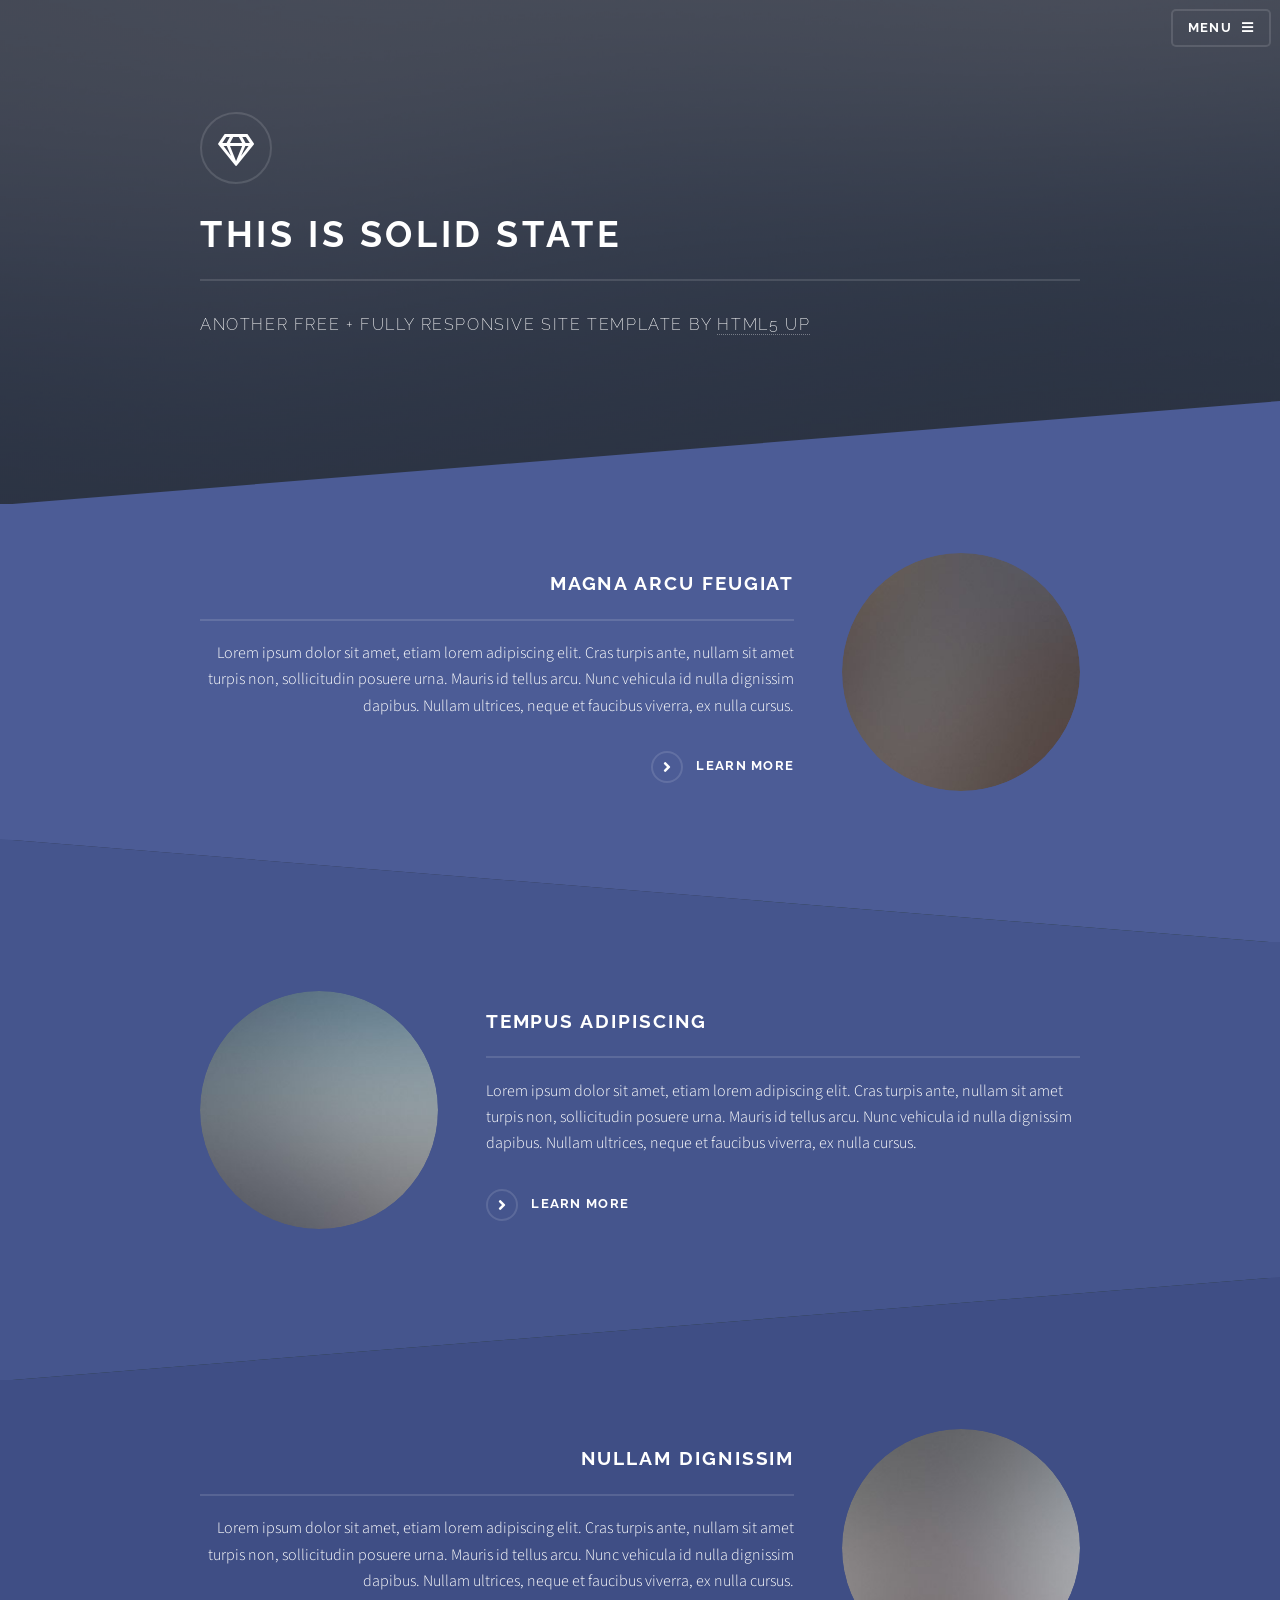
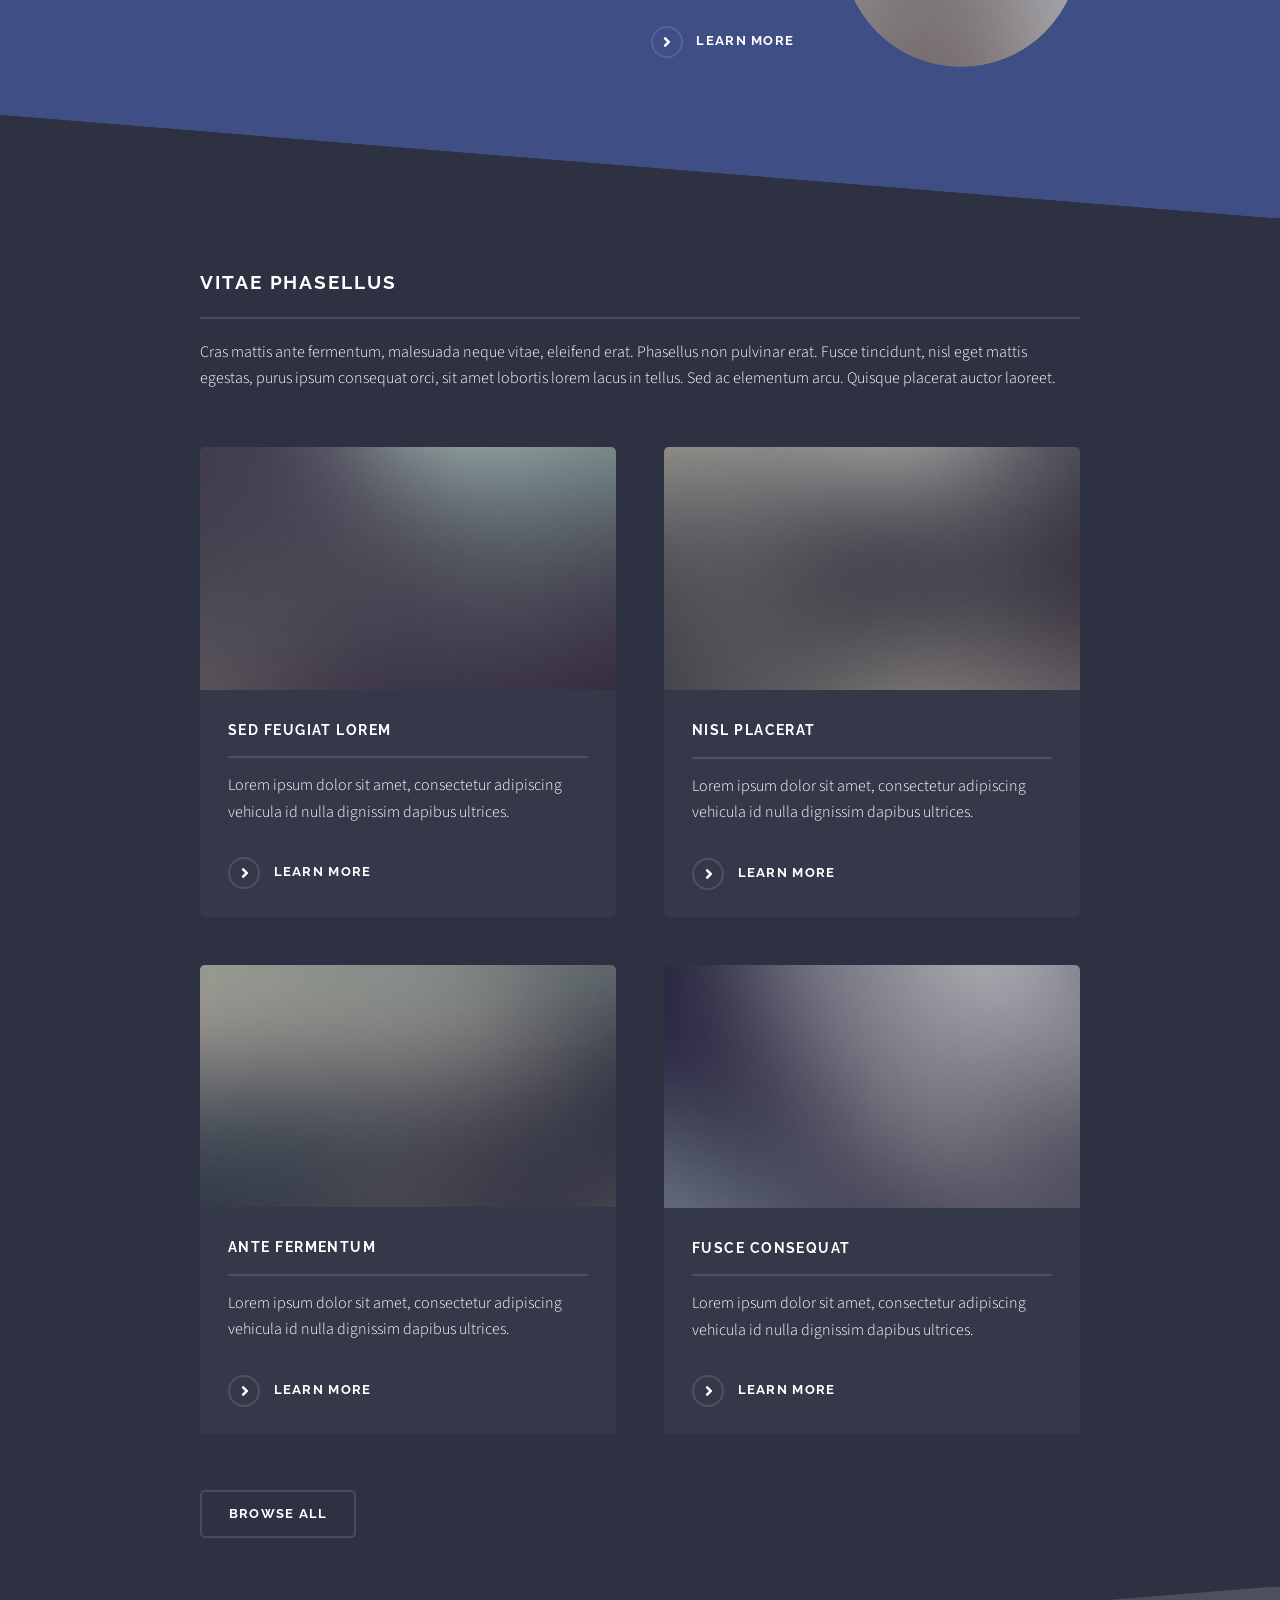
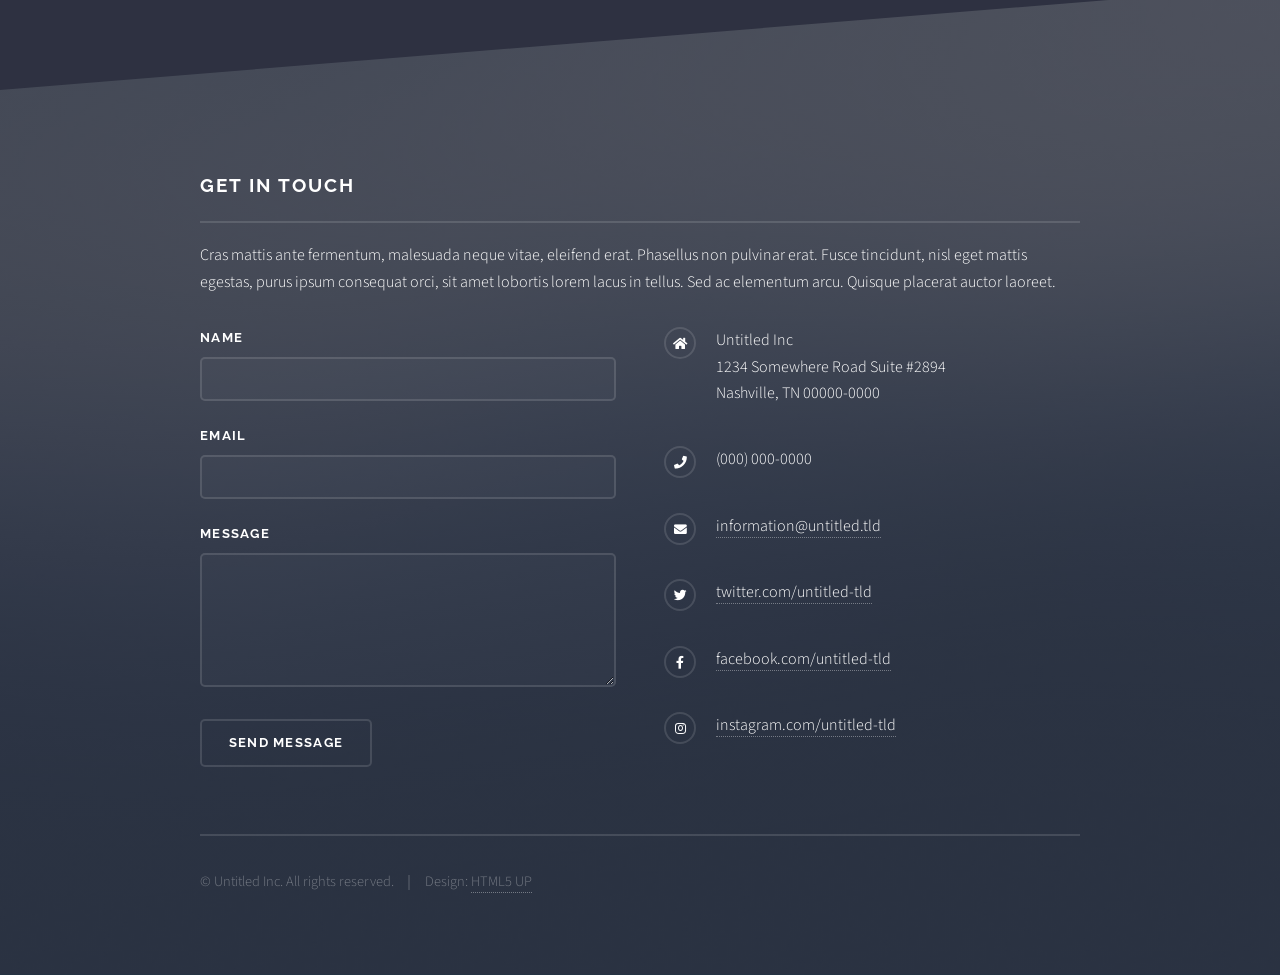
<file: index.html>
<!DOCTYPE HTML>
<!--
	Solid State by HTML5 UP
	html5up.net | @ajlkn
	Free for personal and commercial use under the CCA 3.0 license (html5up.net/license)
-->
<html>
	<head>
		<title>Solid State by HTML5 UP</title>
		<meta charset="utf-8" />
		<meta name="viewport" content="width=device-width, initial-scale=1, user-scalable=no" />
		<link rel="stylesheet" href="assets/css/main.css" />
		<noscript><link rel="stylesheet" href="assets/css/noscript.css" /></noscript>
	</head>
	<body class="is-preload">

		<!-- Page Wrapper -->
			<div id="page-wrapper">

				<!-- Header -->
					<header id="header" class="alt">
						<h1><a href="index.html">Justice Meyer - Home</a></h1>
						<nav>
							<a href="#menu">Menu</a>
						</nav>
					</header>

				<!-- Menu -->
					<nav id="menu">
						<div class="inner">
							<h2>Menu</h2>
							<ul class="links">
								<li><a href="index.html">Home</a></li>
								<li><a href="portfolio.html">Portfolio</a></li>
								<li><a href="elements.html">Elements</a></li>
							</ul>
							<a href="#" class="close">Close</a>
						</div>
					</nav>

				<!-- Banner -->
					<section id="banner">
						<div class="inner">
							<div class="logo"><span class="icon fa-gem"></span></div>
							<h2>This is Solid State</h2>
							<p>Another free + fully responsive site template by <a href="http://html5up.net">HTML5 UP</a></p>
						</div>
					</section>

				<!-- Wrapper -->
					<section id="wrapper">

						<!-- One -->
							<section id="one" class="wrapper spotlight style1">
								<div class="inner">
									<a href="#" class="image"><img src="images/pic01.jpg" alt="" /></a>
									<div class="content">
										<h2 class="major">Magna arcu feugiat</h2>
										<p>Lorem ipsum dolor sit amet, etiam lorem adipiscing elit. Cras turpis ante, nullam sit amet turpis non, sollicitudin posuere urna. Mauris id tellus arcu. Nunc vehicula id nulla dignissim dapibus. Nullam ultrices, neque et faucibus viverra, ex nulla cursus.</p>
										<a href="#" class="special">Learn more</a>
									</div>
								</div>
							</section>

						<!-- Two -->
							<section id="two" class="wrapper alt spotlight style2">
								<div class="inner">
									<a href="#" class="image"><img src="images/pic02.jpg" alt="" /></a>
									<div class="content">
										<h2 class="major">Tempus adipiscing</h2>
										<p>Lorem ipsum dolor sit amet, etiam lorem adipiscing elit. Cras turpis ante, nullam sit amet turpis non, sollicitudin posuere urna. Mauris id tellus arcu. Nunc vehicula id nulla dignissim dapibus. Nullam ultrices, neque et faucibus viverra, ex nulla cursus.</p>
										<a href="#" class="special">Learn more</a>
									</div>
								</div>
							</section>

						<!-- Three -->
							<section id="three" class="wrapper spotlight style3">
								<div class="inner">
									<a href="#" class="image"><img src="images/pic03.jpg" alt="" /></a>
									<div class="content">
										<h2 class="major">Nullam dignissim</h2>
										<p>Lorem ipsum dolor sit amet, etiam lorem adipiscing elit. Cras turpis ante, nullam sit amet turpis non, sollicitudin posuere urna. Mauris id tellus arcu. Nunc vehicula id nulla dignissim dapibus. Nullam ultrices, neque et faucibus viverra, ex nulla cursus.</p>
										<a href="#" class="special">Learn more</a>
									</div>
								</div>
							</section>

						<!-- Four -->
							<section id="four" class="wrapper alt style1">
								<div class="inner">
									<h2 class="major">Vitae phasellus</h2>
									<p>Cras mattis ante fermentum, malesuada neque vitae, eleifend erat. Phasellus non pulvinar erat. Fusce tincidunt, nisl eget mattis egestas, purus ipsum consequat orci, sit amet lobortis lorem lacus in tellus. Sed ac elementum arcu. Quisque placerat auctor laoreet.</p>
									<section class="features">
										<article>
											<a href="#" class="image"><img src="images/pic04.jpg" alt="" /></a>
											<h3 class="major">Sed feugiat lorem</h3>
											<p>Lorem ipsum dolor sit amet, consectetur adipiscing vehicula id nulla dignissim dapibus ultrices.</p>
											<a href="#" class="special">Learn more</a>
										</article>
										<article>
											<a href="#" class="image"><img src="images/pic05.jpg" alt="" /></a>
											<h3 class="major">Nisl placerat</h3>
											<p>Lorem ipsum dolor sit amet, consectetur adipiscing vehicula id nulla dignissim dapibus ultrices.</p>
											<a href="#" class="special">Learn more</a>
										</article>
										<article>
											<a href="#" class="image"><img src="images/pic06.jpg" alt="" /></a>
											<h3 class="major">Ante fermentum</h3>
											<p>Lorem ipsum dolor sit amet, consectetur adipiscing vehicula id nulla dignissim dapibus ultrices.</p>
											<a href="#" class="special">Learn more</a>
										</article>
										<article>
											<a href="#" class="image"><img src="images/pic07.jpg" alt="" /></a>
											<h3 class="major">Fusce consequat</h3>
											<p>Lorem ipsum dolor sit amet, consectetur adipiscing vehicula id nulla dignissim dapibus ultrices.</p>
											<a href="#" class="special">Learn more</a>
										</article>
									</section>
									<ul class="actions">
										<li><a href="#" class="button">Browse All</a></li>
									</ul>
								</div>
							</section>

					</section>

				<!-- Footer -->
					<section id="footer">
						<div class="inner">
							<h2 class="major">Get in touch</h2>
							<p>Cras mattis ante fermentum, malesuada neque vitae, eleifend erat. Phasellus non pulvinar erat. Fusce tincidunt, nisl eget mattis egestas, purus ipsum consequat orci, sit amet lobortis lorem lacus in tellus. Sed ac elementum arcu. Quisque placerat auctor laoreet.</p>
							<form method="post" action="#">
								<div class="fields">
									<div class="field">
										<label for="name">Name</label>
										<input type="text" name="name" id="name" />
									</div>
									<div class="field">
										<label for="email">Email</label>
										<input type="email" name="email" id="email" />
									</div>
									<div class="field">
										<label for="message">Message</label>
										<textarea name="message" id="message" rows="4"></textarea>
									</div>
								</div>
								<ul class="actions">
									<li><input type="submit" value="Send Message" /></li>
								</ul>
							</form>
							<ul class="contact">
								<li class="icon solid fa-home">
									Untitled Inc<br />
									1234 Somewhere Road Suite #2894<br />
									Nashville, TN 00000-0000
								</li>
								<li class="icon solid fa-phone">(000) 000-0000</li>
								<li class="icon solid fa-envelope"><a href="#">information@untitled.tld</a></li>
								<li class="icon brands fa-twitter"><a href="#">twitter.com/untitled-tld</a></li>
								<li class="icon brands fa-facebook-f"><a href="#">facebook.com/untitled-tld</a></li>
								<li class="icon brands fa-instagram"><a href="#">instagram.com/untitled-tld</a></li>
							</ul>
							<ul class="copyright">
								<li>&copy; Untitled Inc. All rights reserved.</li><li>Design: <a href="http://html5up.net">HTML5 UP</a></li>
							</ul>
						</div>
					</section>

			</div>

		<!-- Scripts -->
			<script src="assets/js/jquery.min.js"></script>
			<script src="assets/js/jquery.scrollex.min.js"></script>
			<script src="assets/js/browser.min.js"></script>
			<script src="assets/js/breakpoints.min.js"></script>
			<script src="assets/js/util.js"></script>
			<script src="assets/js/main.js"></script>

	</body>
</html>
</file>
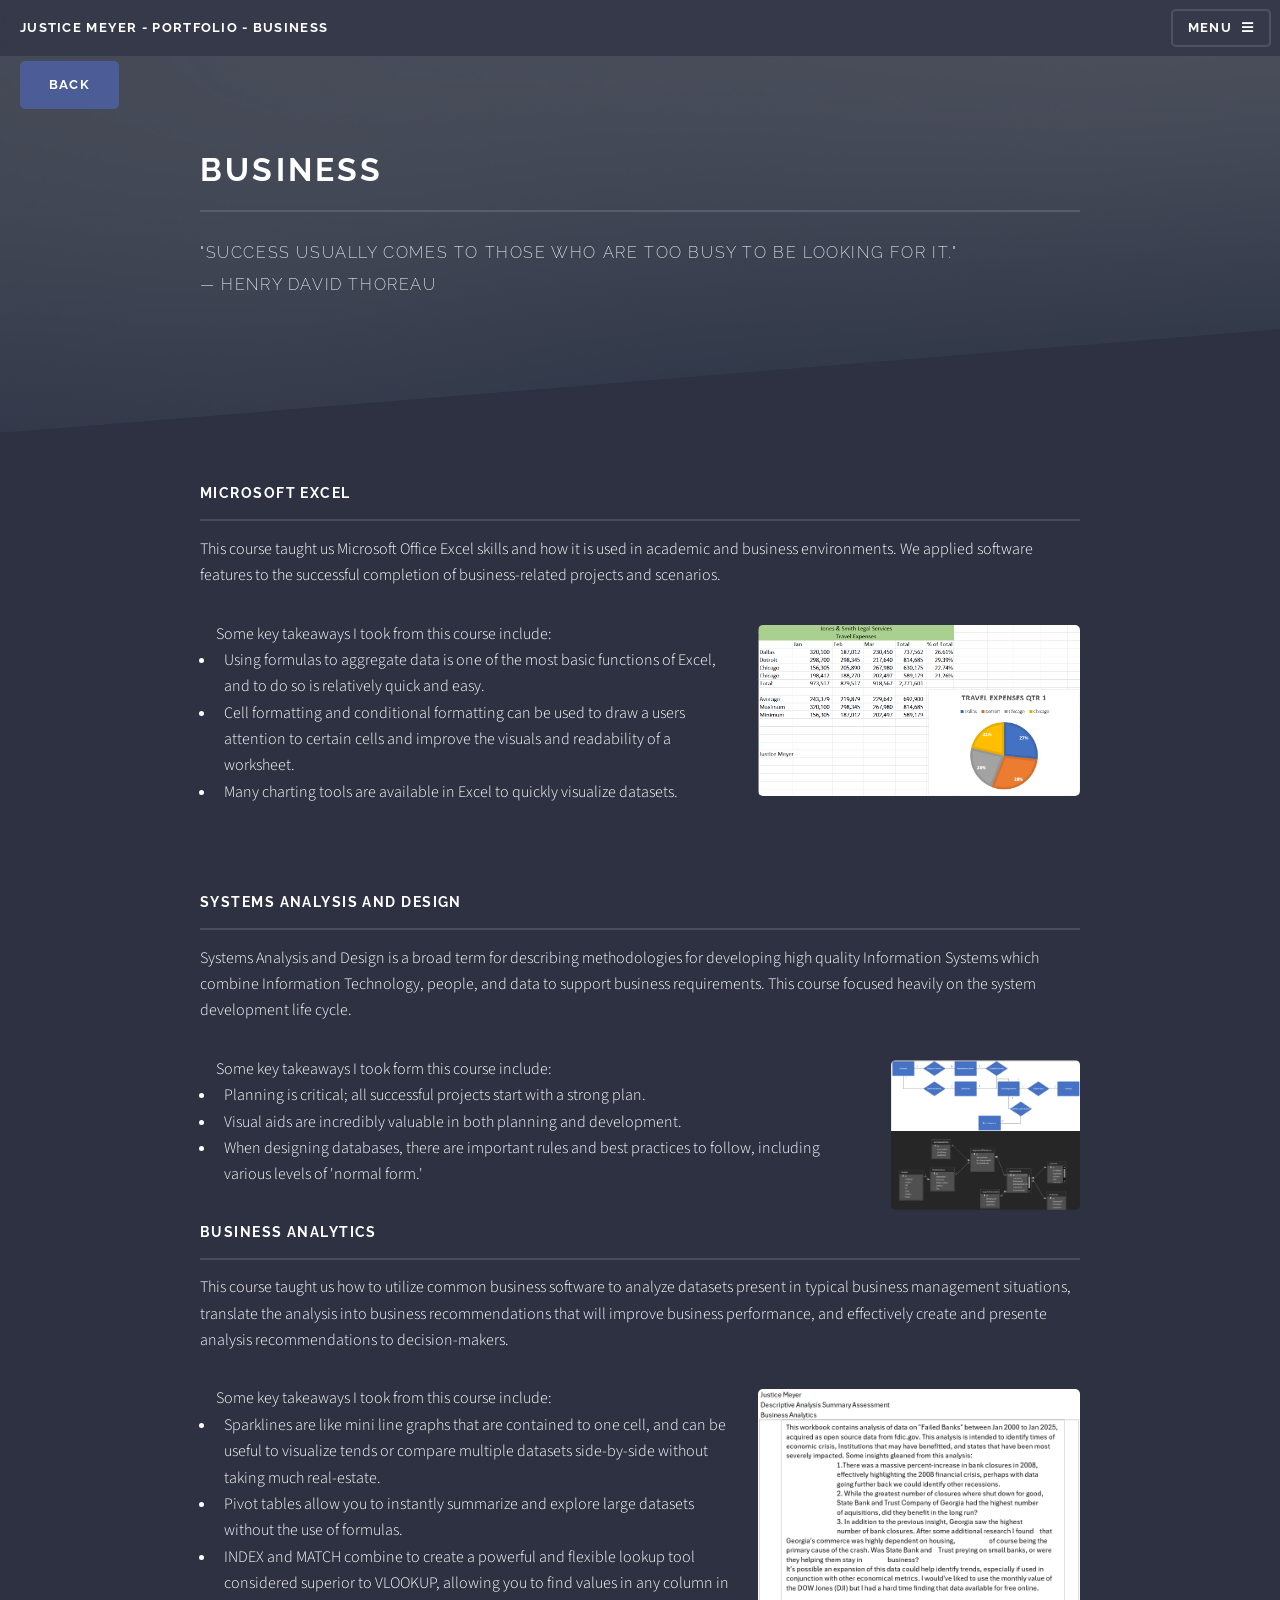
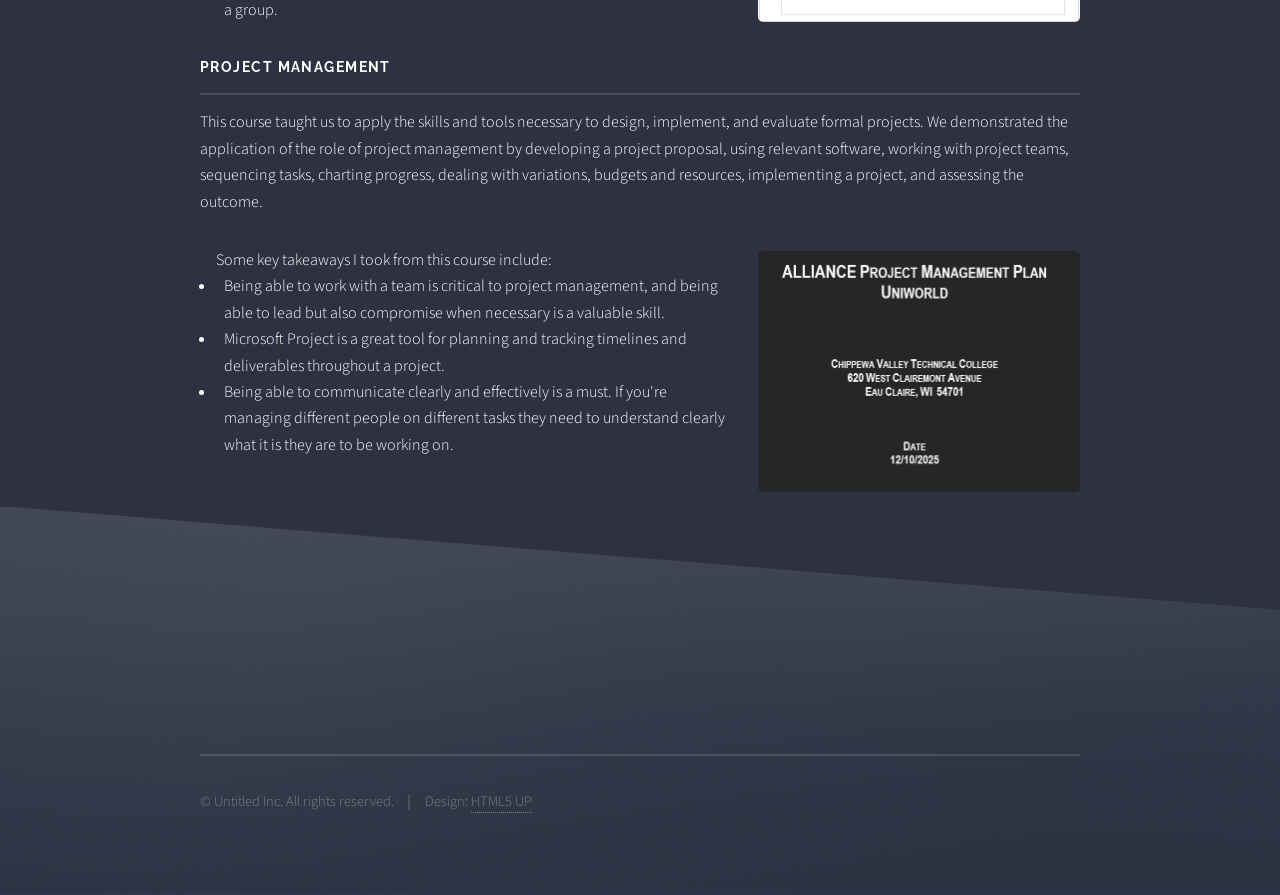
<file: business.html>
<!DOCTYPE HTML>
<!--
	Solid State by HTML5 UP
	html5up.net | @ajlkn
	Free for personal and commercial use under the CCA 3.0 license (html5up.net/license)
-->
<html>
	<head>
		<title>Business</title>
		<meta charset="utf-8" />
		<meta name="viewport" content="width=device-width, initial-scale=1, user-scalable=no" />
		<link rel="stylesheet" href="assets/css/main.css" />
		<noscript><link rel="stylesheet" href="assets/css/noscript.css" /></noscript>
	</head>
	<body class="is-preload">

		<!-- Page Wrapper -->
			<div id="page-wrapper">

				<!-- Header -->
					<header id="header">
						<h1><a href="index.html">Justice Meyer - Portfolio - Business</a></h1>
						<nav>
							<a href="#menu">Menu</a>
						</nav>
						<a href="portfolio.html" class="button primary">Back</a>
					</header>

				<!-- Menu -->
					<nav id="menu">
						<div class="inner">
							<h2>Menu</h2>
							<ul class="links">
								<li><a href="index.html">Home</a></li>
								<li><a href="portfolio.html">Portfolio</a></li>
								<li><a href="elements.html">Elements</a></li>
							</ul>
							<a href="#" class="close">Close</a>
						</div>
					</nav>

				<!-- Wrapper -->
					<section id="wrapper">
						<header>
							<div class="inner">
								<h2>Business</h2>
								<p>"Success usually comes to those who are too busy to be looking for it."<br>  — Henry David Thoreau</p>
							</div>
						</header>

						<!-- Content -->
							<div class="wrapper">
								<div class="inner">

									<h3 class="major">Microsoft Excel</h3>
									<p>This course taught us Microsoft Office Excel skills and how it is used in academic and business environments. We applied software features to the successful completion of business-related projects and scenarios.</p>
									<ul><span class="image right"><a href="https://studentcvtc-my.sharepoint.com/:x:/g/personal/jmeyer95_student_cvtc_edu/IQDmZrLV0N0QQqd_plwjg8OUASpLli-zIWLo-DAlC464Pd8?e=O6NaxC" target="_blank"><img src="images/Picture12.png" alt="Basic Excel Expense Report" /></a></span>
									Some key takeaways I took from this course include:
									<li>Using formulas to aggregate data is one of the most basic functions of Excel, and to do so is relatively quick and easy.</li>
									<li>Cell formatting and conditional formatting can be used to draw a users attention to certain cells and improve the visuals and readability of a worksheet.</li>
									<li>Many charting tools are available in Excel to quickly visualize datasets.</li>
									</ul><br><br>

									<h3 class="major">Systems Analysis and Design</h3>
									<p>Systems Analysis and Design is a broad term for describing methodologies for developing high quality Information Systems which combine Information Technology, people, and data to support business requirements. This course focused heavily on the system development life cycle.</p>

									<ul><span class="image right"><a href="https://studentcvtc-my.sharepoint.com/:u:/g/personal/jmeyer95_student_cvtc_edu/IQCTy7kCaiNoTo_A4Wi_nnLTAQS24_TqR8AKIl2n-US5Xig?e=6w1tUR" target="_blank"><img src="images/Picture13.png" height="150" alt="Example of an ERD" /></a></span>
										Some key takeaways I took form this course include:
										<li>Planning is critical; all successful projects start with a strong plan.</li>
										<li>Visual aids are incredibly valuable in both planning and development.</li>
										<li>When designing databases, there are important rules and best practices to follow, including various levels of 'normal form.'</li>
									</ul>

									<h3 class="major">Business Analytics</h3>
									<p>This course taught us how to utilize common business software to analyze datasets present in typical business management situations, translate the analysis into business recommendations that will improve business performance, and effectively create and presente analysis recommendations to decision-makers.</p>

									<ul><span class="image right"><a href="https://studentcvtc-my.sharepoint.com/:x:/g/personal/jmeyer95_student_cvtc_edu/IQCUp_3cZ6jbQIC2i4SHrwW-Ab3IdQmRAlfqe7_87uoNk94?e=qQ7Xxd" target="_blank"><img src="images/Picture14.png" alt="Executive Summary Analysis" /></a></span>
										Some key takeaways I took from this course include:
										<li>Sparklines are like mini line graphs that are contained to one cell, and can be useful to visualize tends or compare multiple datasets side-by-side without taking much real-estate.</li>
										<li>Pivot tables allow you to instantly summarize and explore large datasets without the use of formulas.</li>
										<li>INDEX and MATCH combine to create a powerful and flexible lookup tool considered superior to VLOOKUP, allowing you to find values in any column in a group.</li>
									</ul>

									<h3 class="major">Project Management</h3>
									<p>This course taught us to apply the skills and tools necessary to design, implement, and evaluate formal projects. We demonstrated the application of the role of project management by developing a project proposal, using relevant software, working with project teams, sequencing tasks, charting progress, dealing with variations, budgets and resources, implementing a project, and assessing the outcome.</p>

									<ul><span class="image right"><a href="https://studentcvtc-my.sharepoint.com/:w:/g/personal/jmeyer95_student_cvtc_edu/IQC46zWY1gqeRa6Po6ZI-rEnAWJbVFaq2svH7qS-K-pHGys?e=LSqPCI" target="_blank"><img src="images/Picture15.png" alt="Project Final Documentation" /></a></span>
										Some key takeaways I took from this course include:
										<li>Being able to work with a team is critical to project management, and being able to lead but also compromise when necessary is a valuable skill.</li>
										<li>Microsoft Project is a great tool for planning and tracking timelines and deliverables throughout a project.</li>
										<li>Being able to communicate clearly and effectively is a must. If you're managing different people on different tasks they need to understand clearly what it is they are to be working on.</li>
									</ul>

								</div>
							</div>

					</section>

				<!-- Footer -->
					<section id="footer">
						<div class="inner">
							<ul class="copyright">
								<li>&copy; Untitled Inc. All rights reserved.</li><li>Design: <a href="http://html5up.net">HTML5 UP</a></li>
							</ul>
						</div>
					</section>

			</div>

		<!-- Scripts -->
			<script src="assets/js/jquery.min.js"></script>
			<script src="assets/js/jquery.scrollex.min.js"></script>
			<script src="assets/js/browser.min.js"></script>
			<script src="assets/js/breakpoints.min.js"></script>
			<script src="assets/js/util.js"></script>
			<script src="assets/js/main.js"></script>

	</body>
</html>
</file>
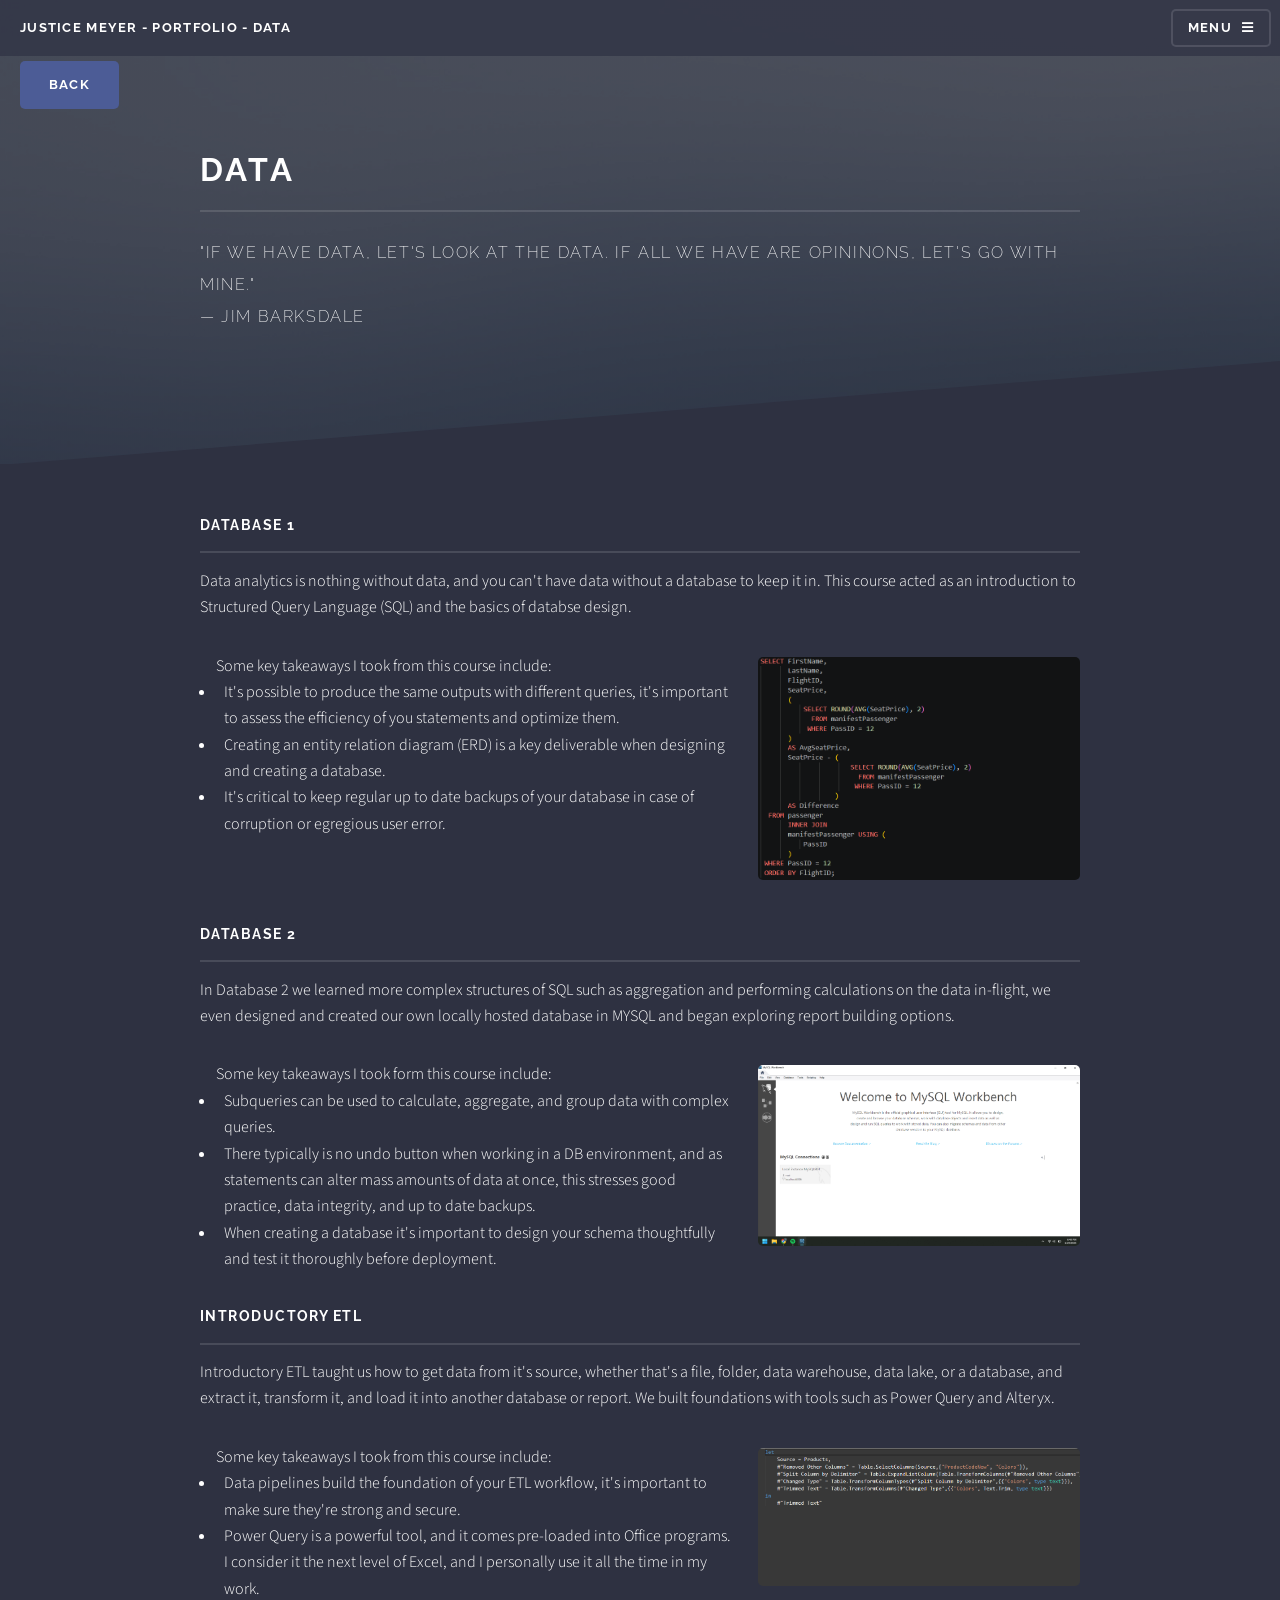
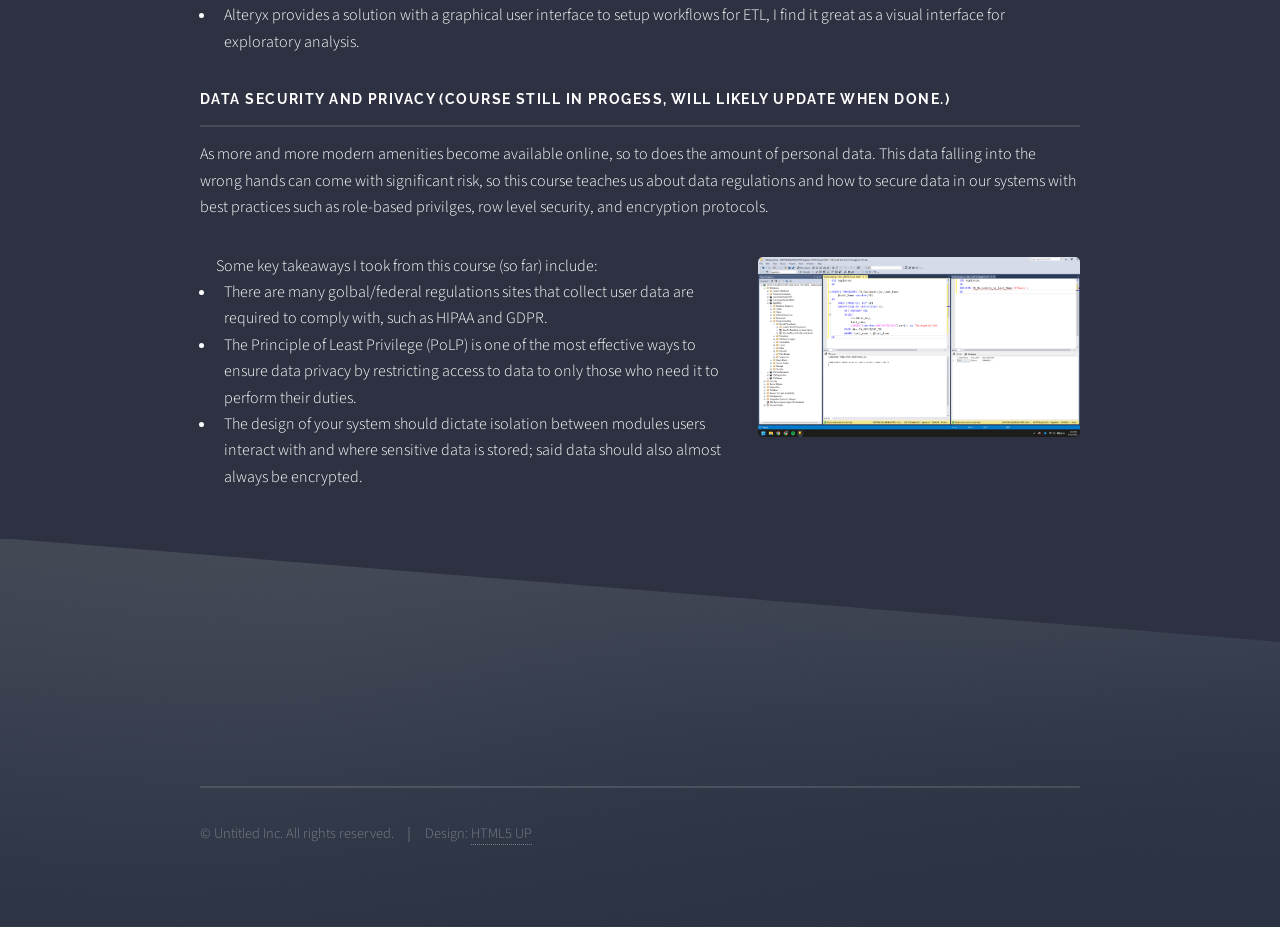
<file: data.html>
<!DOCTYPE HTML>
<!--
	Solid State by HTML5 UP
	html5up.net | @ajlkn
	Free for personal and commercial use under the CCA 3.0 license (html5up.net/license)
-->
<html>
	<head>
		<title>Data</title>
		<meta charset="utf-8" />
		<meta name="viewport" content="width=device-width, initial-scale=1, user-scalable=no" />
		<link rel="stylesheet" href="assets/css/main.css" />
		<noscript><link rel="stylesheet" href="assets/css/noscript.css" /></noscript>
	</head>
	<body class="is-preload">

		<!-- Page Wrapper -->
			<div id="page-wrapper">

				<!-- Header -->
					<header id="header">
						<h1><a href="index.html">Justice Meyer - Portfolio - Data</a></h1>
						<nav>
							<a href="#menu">Menu</a>
						</nav>
						<a href="portfolio.html" class="button primary">Back</a>
					</header>

				<!-- Menu -->
					<nav id="menu">
						<div class="inner">
							<h2>Menu</h2>
							<ul class="links">
								<li><a href="index.html">Home</a></li>
								<li><a href="portfolio.html">Portfolio</a></li>
								<li><a href="elements.html">Elements</a></li>
							</ul>
							<a href="#" class="close">Close</a>
						</div>
					</nav>

				<!-- Wrapper -->
					<section id="wrapper">
						<header>
							<div class="inner">
								<h2>Data</h2>
								<p>"If we have data, let's look at the data. If all we have are opininons, let's go with mine."<br>  — Jim Barksdale</p>
							</div>
						</header>

						<!-- Content -->
							<div class="wrapper">
								<div class="inner">

									<h3 class="major">Database 1</h3>
									<p>Data analytics is nothing without data, and you can't have data without a database to keep it in. This course acted as an introduction to Structured Query Language (SQL) and the basics of databse design.</p>
									<ul><span class="image right"><img src="images/Picture5.png" alt="Example of a SQL subquery" /></span>
									Some key takeaways I took from this course include:
									<li>It's possible to produce the same outputs with different queries, it's important to assess the efficiency of you statements and optimize them.</li>
									<li>Creating an entity relation diagram (ERD) is a key deliverable when designing and creating a database.</li>
									<li>It's critical to keep regular up to date backups of your database in case of corruption or egregious user error.</li>
									</ul><br><br>

									<h3 class="major">Database 2</h3>
									<p>In Database 2 we learned more complex structures of SQL such as aggregation and performing calculations on the data in-flight, we even designed and created our own locally hosted database in MYSQL and began exploring report building options.</p>

									<ul><span class="image right"><img src="images/Picture6.png" alt="Example of an RDBMS" /></span>
										Some key takeaways I took form this course include:
										<li>Subqueries can be used to calculate, aggregate, and group data with complex queries.</li>
										<li>There typically is no undo button when working in a DB environment, and as statements can alter mass amounts of data at once, this stresses good practice, data integrity, and up to date backups.</li>
										<li>When creating a database it's important to design your schema thoughtfully and test it thoroughly before deployment.</li>
									</ul>

									<h3 class="major">Introductory ETL</h3>
									<p>Introductory ETL taught us how to get data from it's source, whether that's a file, folder, data warehouse, data lake, or a database, and extract it, transform it, and load it into another database or report. We built foundations with tools such as Power Query and Alteryx.</p>

									<ul><span class="image right"><img src="images/Picture7.png" alt="Example of Power Query Transformation" /></span>
										Some key takeaways I took from this course include:
										<li>Data pipelines build the foundation of your ETL workflow, it's important to make sure they're strong and secure.</li>
										<li>Power Query is a powerful tool, and it comes pre-loaded into Office programs. I consider it the next level of Excel, and I personally use it all the time in my work.</li>
										<li>Alteryx provides a solution with a graphical user interface to setup workflows for ETL, I find it great as a visual interface for exploratory analysis.</li>
									</ul>

									<h3 class="major">Data Security and Privacy (Course still in progess, will likely update when done.)</h3>
									<p>As more and more modern amenities become available online, so to does the amount of personal data. This data falling into the wrong hands can come with significant risk, so this course teaches us about data regulations and how to secure data in our systems with best practices such as role-based privilges, row level security, and encryption protocols.</p>

									<ul><span class="image right"><img src="images/Picture8.png" alt="Encryption protocol in SSMS" /></span>
										Some key takeaways I took from this course (so far) include:
										<li>There are many golbal/federal regulations sites that collect user data are required to comply with, such as HIPAA and GDPR.</li>
										<li>The Principle of Least Privilege (PoLP) is one of the most effective ways to ensure data privacy by restricting access to data to only those who need it to perform their duties.</li>
										<li>The design of your system should dictate isolation between modules users interact with and where sensitive data is stored; said data should also almost always be encrypted.</li>
									</ul>

								</div>
							</div>

					</section>

				<!-- Footer -->
					<section id="footer">
						<div class="inner">
							<ul class="copyright">
								<li>&copy; Untitled Inc. All rights reserved.</li><li>Design: <a href="http://html5up.net">HTML5 UP</a></li>
							</ul>
						</div>
					</section>

			</div>

		<!-- Scripts -->
			<script src="assets/js/jquery.min.js"></script>
			<script src="assets/js/jquery.scrollex.min.js"></script>
			<script src="assets/js/browser.min.js"></script>
			<script src="assets/js/breakpoints.min.js"></script>
			<script src="assets/js/util.js"></script>
			<script src="assets/js/main.js"></script>

	</body>
</html>
</file>
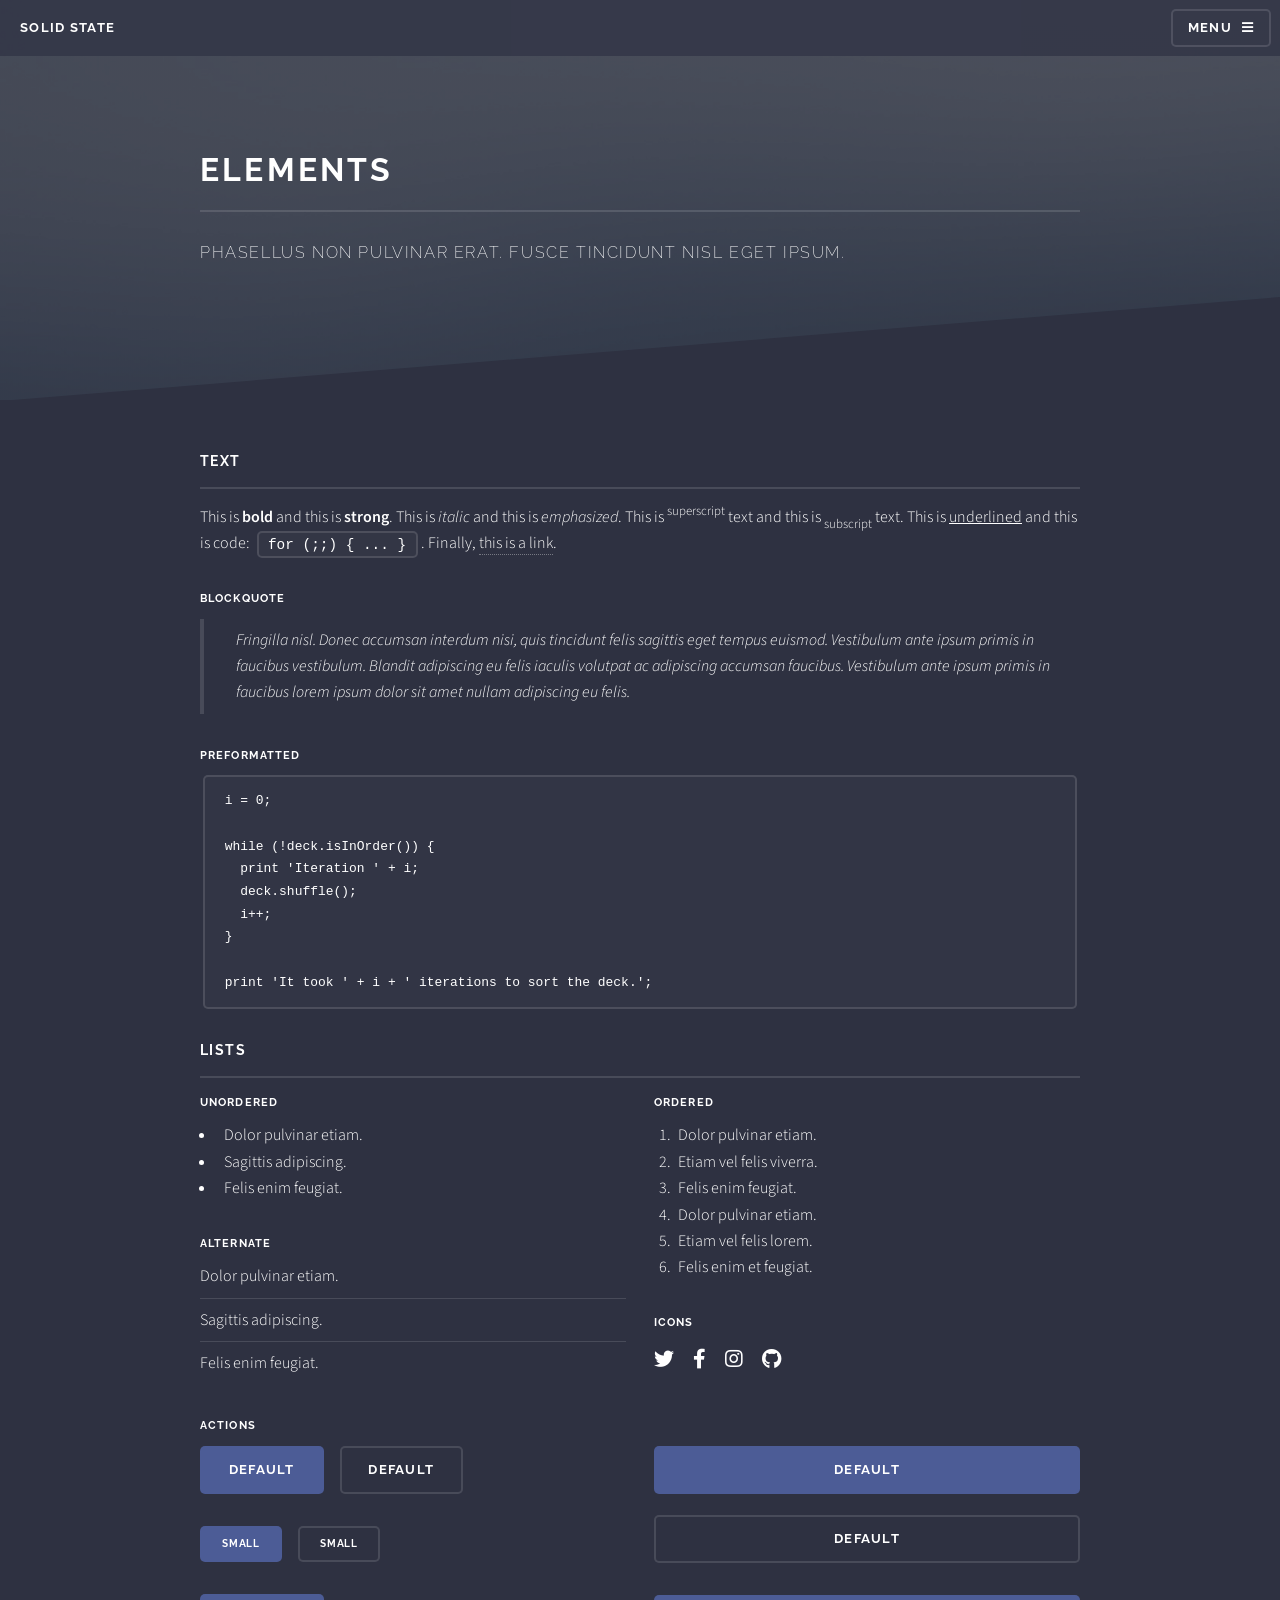
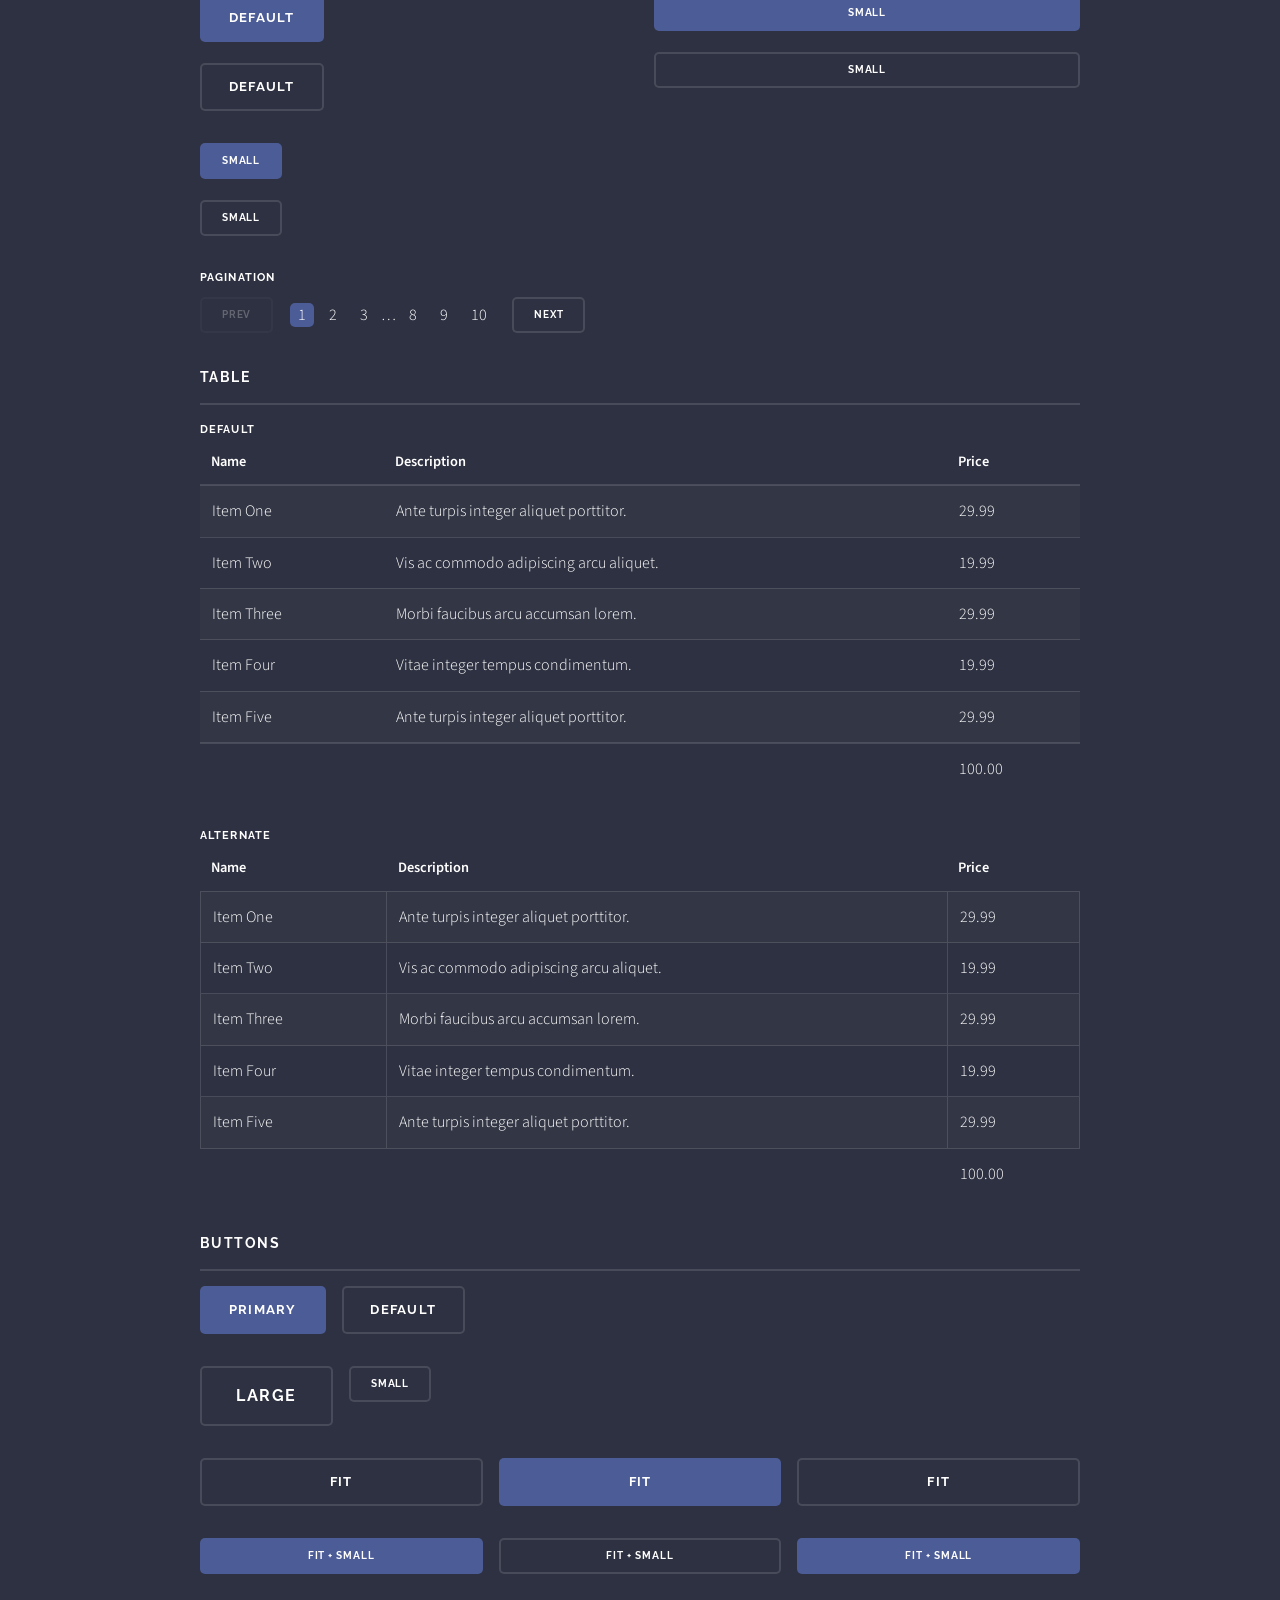
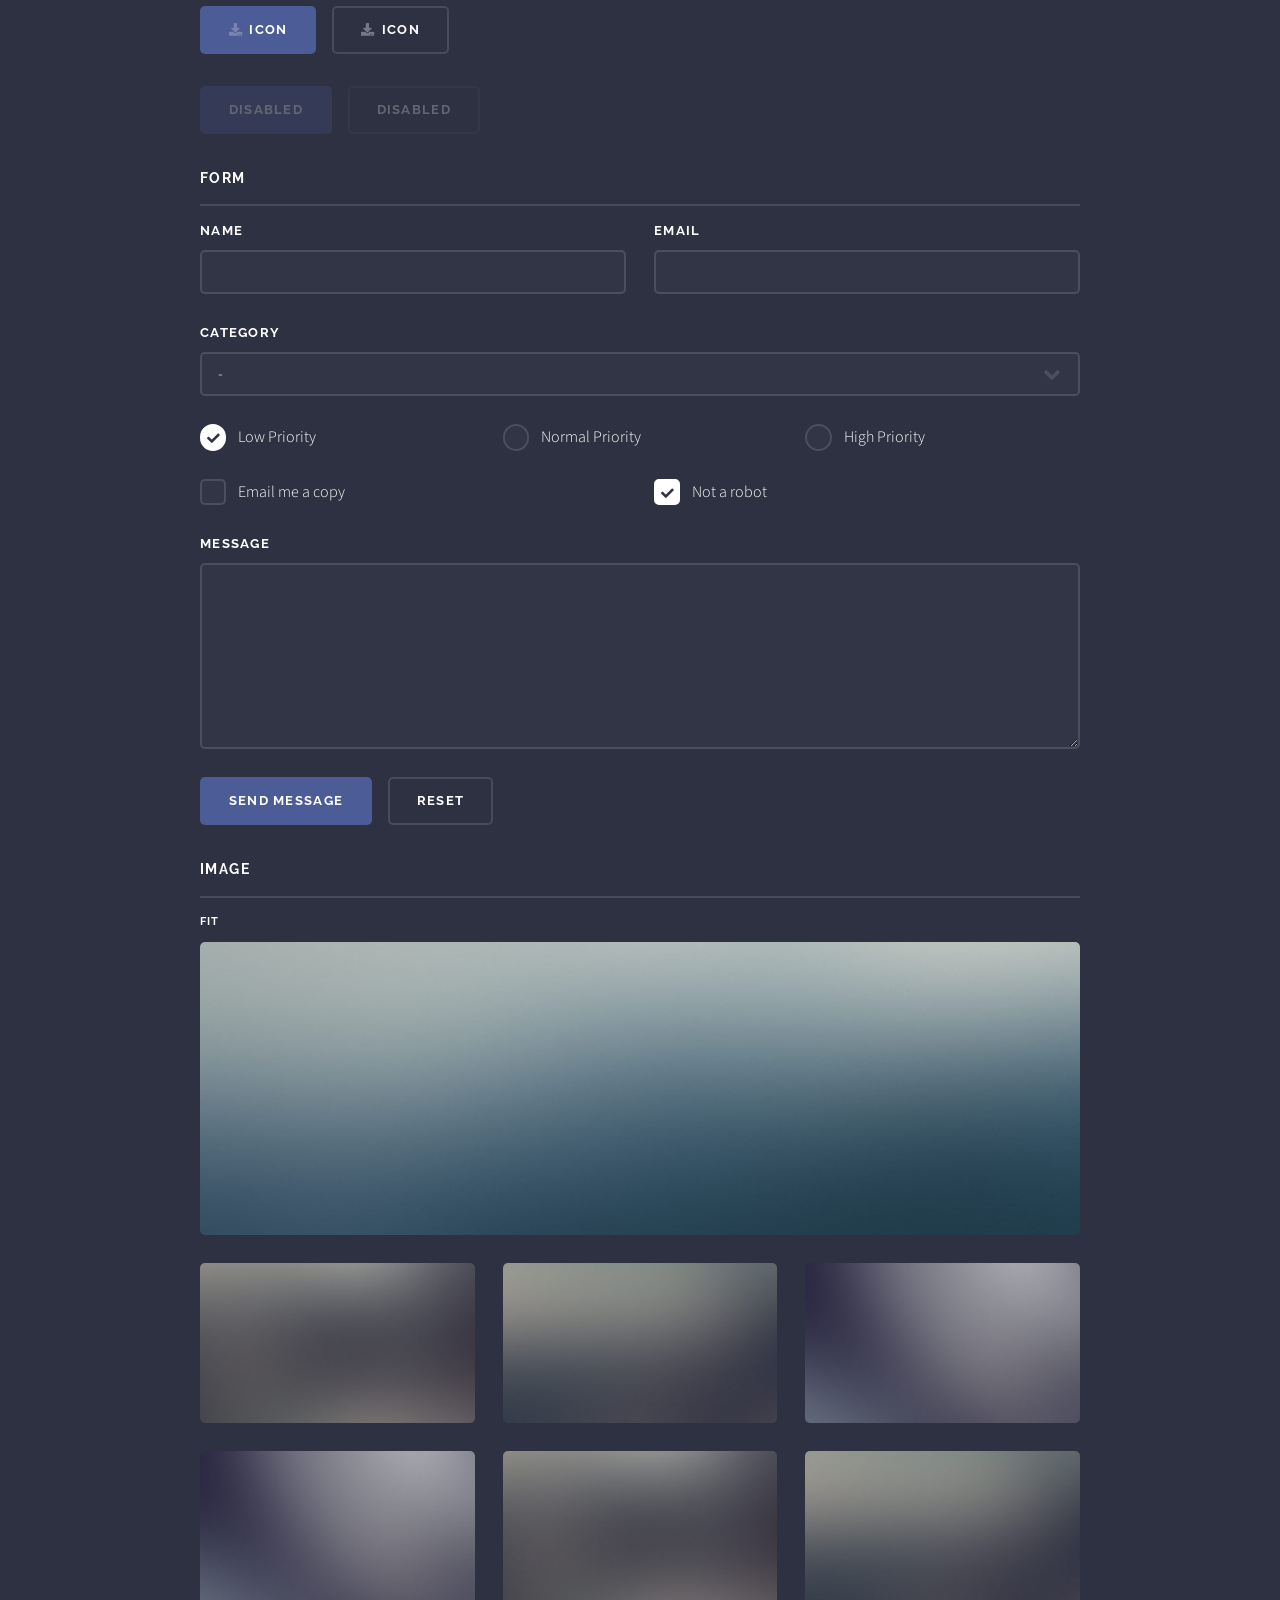
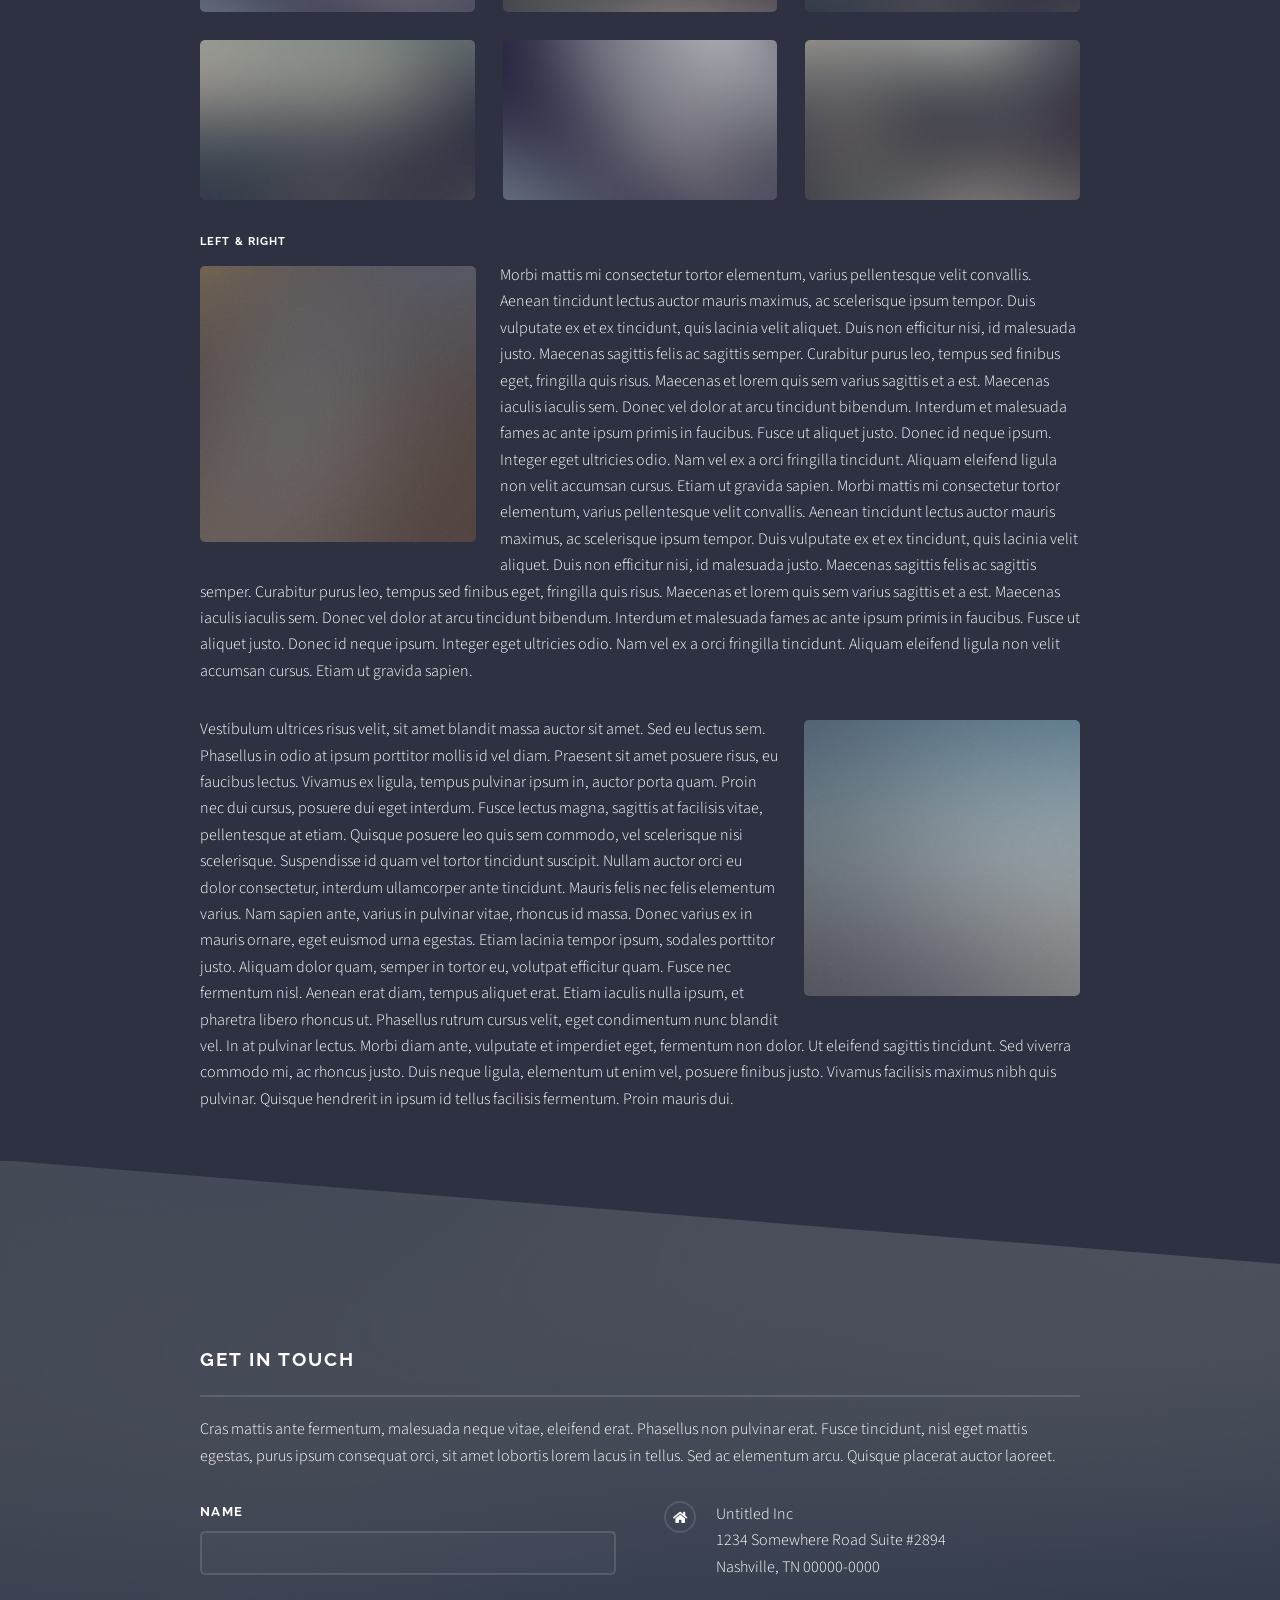
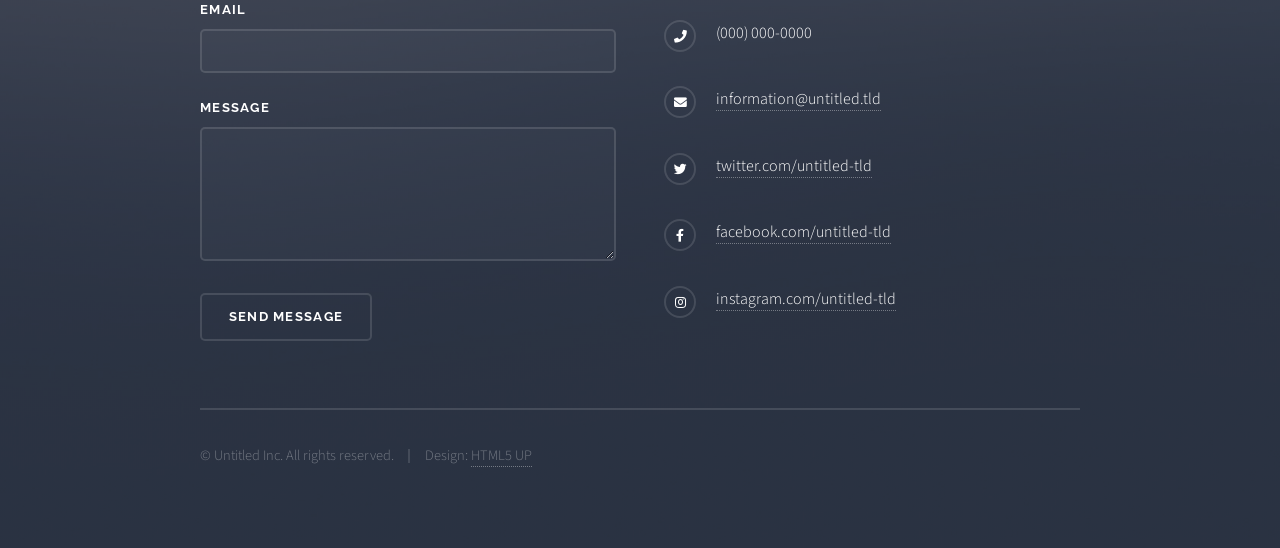
<file: elements.html>
<!DOCTYPE HTML>
<!--
	Solid State by HTML5 UP
	html5up.net | @ajlkn
	Free for personal and commercial use under the CCA 3.0 license (html5up.net/license)
-->
<html>
	<head>
		<title>Elements - Solid State by HTML5 UP</title>
		<meta charset="utf-8" />
		<meta name="viewport" content="width=device-width, initial-scale=1, user-scalable=no" />
		<link rel="stylesheet" href="assets/css/main.css" />
		<noscript><link rel="stylesheet" href="assets/css/noscript.css" /></noscript>
	</head>
	<body class="is-preload">

		<!-- Page Wrapper -->
			<div id="page-wrapper">

				<!-- Header -->
					<header id="header">
						<h1><a href="index.html">Solid State</a></h1>
						<nav>
							<a href="#menu">Menu</a>
						</nav>
					</header>

				<!-- Menu -->
					<nav id="menu">
						<div class="inner">
							<h2>Menu</h2>
							<ul class="links">
								<li><a href="index.html">Home</a></li>
								<li><a href="generic.html">Generic</a></li>
								<li><a href="elements.html">Elements</a></li>
								<li><a href="#">Log In</a></li>
								<li><a href="#">Sign Up</a></li>
							</ul>
							<a href="#" class="close">Close</a>
						</div>
					</nav>

				<!-- Wrapper -->
					<section id="wrapper">
						<header>
							<div class="inner">
								<h2>Elements</h2>
								<p>Phasellus non pulvinar erat. Fusce tincidunt nisl eget ipsum.</p>
							</div>
						</header>

						<!-- Content -->
							<div class="wrapper">
								<div class="inner">

									<section>
										<h3 class="major">Text</h3>
										<p>This is <b>bold</b> and this is <strong>strong</strong>. This is <i>italic</i> and this is <em>emphasized</em>.
										This is <sup>superscript</sup> text and this is <sub>subscript</sub> text.
										This is <u>underlined</u> and this is code: <code>for (;;) { ... }</code>. Finally, <a href="#">this is a link</a>.</p>
										<h4>Blockquote</h4>
										<blockquote>Fringilla nisl. Donec accumsan interdum nisi, quis tincidunt felis sagittis eget tempus euismod. Vestibulum ante ipsum primis in faucibus vestibulum. Blandit adipiscing eu felis iaculis volutpat ac adipiscing accumsan faucibus. Vestibulum ante ipsum primis in faucibus lorem ipsum dolor sit amet nullam adipiscing eu felis.</blockquote>
										<h4>Preformatted</h4>
										<pre><code>i = 0;

while (!deck.isInOrder()) {
  print 'Iteration ' + i;
  deck.shuffle();
  i++;
}

print 'It took ' + i + ' iterations to sort the deck.';</code></pre>
									</section>

									<section>
										<h3 class="major">Lists</h3>
										<div class="row">
											<div class="col-6 col-12-medium">
												<h4>Unordered</h4>
												<ul>
													<li>Dolor pulvinar etiam.</li>
													<li>Sagittis adipiscing.</li>
													<li>Felis enim feugiat.</li>
												</ul>
												<h4>Alternate</h4>
												<ul class="alt">
													<li>Dolor pulvinar etiam.</li>
													<li>Sagittis adipiscing.</li>
													<li>Felis enim feugiat.</li>
												</ul>
											</div>
											<div class="col-6 col-12-medium">
												<h4>Ordered</h4>
												<ol>
													<li>Dolor pulvinar etiam.</li>
													<li>Etiam vel felis viverra.</li>
													<li>Felis enim feugiat.</li>
													<li>Dolor pulvinar etiam.</li>
													<li>Etiam vel felis lorem.</li>
													<li>Felis enim et feugiat.</li>
												</ol>
												<h4>Icons</h4>
												<ul class="icons">
													<li><a href="#" class="icon brands fa-twitter"><span class="label">Twitter</span></a></li>
													<li><a href="#" class="icon brands fa-facebook-f"><span class="label">Facebook</span></a></li>
													<li><a href="#" class="icon brands fa-instagram"><span class="label">Instagram</span></a></li>
													<li><a href="#" class="icon brands fa-github"><span class="label">Github</span></a></li>
												</ul>
											</div>
										</div>
										<h4>Actions</h4>
										<div class="row">
											<div class="col-6 col-12-medium">
												<ul class="actions">
													<li><a href="#" class="button primary">Default</a></li>
													<li><a href="#" class="button">Default</a></li>
												</ul>
												<ul class="actions small">
													<li><a href="#" class="button primary small">Small</a></li>
													<li><a href="#" class="button small">Small</a></li>
												</ul>
												<ul class="actions stacked">
													<li><a href="#" class="button primary">Default</a></li>
													<li><a href="#" class="button">Default</a></li>
												</ul>
												<ul class="actions stacked small">
													<li><a href="#" class="button primary small">Small</a></li>
													<li><a href="#" class="button small">Small</a></li>
												</ul>
											</div>
											<div class="col-6 col-12-medium">
												<ul class="actions stacked">
													<li><a href="#" class="button primary fit">Default</a></li>
													<li><a href="#" class="button fit">Default</a></li>
												</ul>
												<ul class="actions stacked small">
													<li><a href="#" class="button primary small fit">Small</a></li>
													<li><a href="#" class="button small fit">Small</a></li>
												</ul>
											</div>
										</div>
										<h4>Pagination</h4>
										<ul class="pagination">
											<li><span class="button small disabled">Prev</span></li>
											<li><a href="#" class="page active">1</a></li>
											<li><a href="#" class="page">2</a></li>
											<li><a href="#" class="page">3</a></li>
											<li><span>&hellip;</span></li>
											<li><a href="#" class="page">8</a></li>
											<li><a href="#" class="page">9</a></li>
											<li><a href="#" class="page">10</a></li>
											<li><a href="#" class="button small">Next</a></li>
										</ul>
									</section>

									<section>
										<h3 class="major">Table</h3>
										<h4>Default</h4>
										<div class="table-wrapper">
											<table>
												<thead>
													<tr>
														<th>Name</th>
														<th>Description</th>
														<th>Price</th>
													</tr>
												</thead>
												<tbody>
													<tr>
														<td>Item One</td>
														<td>Ante turpis integer aliquet porttitor.</td>
														<td>29.99</td>
													</tr>
													<tr>
														<td>Item Two</td>
														<td>Vis ac commodo adipiscing arcu aliquet.</td>
														<td>19.99</td>
													</tr>
													<tr>
														<td>Item Three</td>
														<td> Morbi faucibus arcu accumsan lorem.</td>
														<td>29.99</td>
													</tr>
													<tr>
														<td>Item Four</td>
														<td>Vitae integer tempus condimentum.</td>
														<td>19.99</td>
													</tr>
													<tr>
														<td>Item Five</td>
														<td>Ante turpis integer aliquet porttitor.</td>
														<td>29.99</td>
													</tr>
												</tbody>
												<tfoot>
													<tr>
														<td colspan="2"></td>
														<td>100.00</td>
													</tr>
												</tfoot>
											</table>
										</div>

										<h4>Alternate</h4>
										<div class="table-wrapper">
											<table class="alt">
												<thead>
													<tr>
														<th>Name</th>
														<th>Description</th>
														<th>Price</th>
													</tr>
												</thead>
												<tbody>
													<tr>
														<td>Item One</td>
														<td>Ante turpis integer aliquet porttitor.</td>
														<td>29.99</td>
													</tr>
													<tr>
														<td>Item Two</td>
														<td>Vis ac commodo adipiscing arcu aliquet.</td>
														<td>19.99</td>
													</tr>
													<tr>
														<td>Item Three</td>
														<td> Morbi faucibus arcu accumsan lorem.</td>
														<td>29.99</td>
													</tr>
													<tr>
														<td>Item Four</td>
														<td>Vitae integer tempus condimentum.</td>
														<td>19.99</td>
													</tr>
													<tr>
														<td>Item Five</td>
														<td>Ante turpis integer aliquet porttitor.</td>
														<td>29.99</td>
													</tr>
												</tbody>
												<tfoot>
													<tr>
														<td colspan="2"></td>
														<td>100.00</td>
													</tr>
												</tfoot>
											</table>
										</div>
									</section>

									<section>
										<h3 class="major">Buttons</h3>
										<ul class="actions">
											<li><a href="#" class="button primary">Primary</a></li>
											<li><a href="#" class="button">Default</a></li>
										</ul>
										<ul class="actions">
											<li><a href="#" class="button large">Large</a></li>
											<li><a href="#" class="button small">Small</a></li>
										</ul>
										<ul class="actions fit">
											<li><a href="#" class="button fit">Fit</a></li>
											<li><a href="#" class="button primary fit">Fit</a></li>
											<li><a href="#" class="button fit">Fit</a></li>
										</ul>
										<ul class="actions fit small">
											<li><a href="#" class="button primary fit small">Fit + Small</a></li>
											<li><a href="#" class="button fit small">Fit + Small</a></li>
											<li><a href="#" class="button primary fit small">Fit + Small</a></li>
										</ul>
										<ul class="actions">
											<li><a href="#" class="button primary icon solid fa-download">Icon</a></li>
											<li><a href="#" class="button icon solid fa-download">Icon</a></li>
										</ul>
										<ul class="actions">
											<li><span class="button primary disabled">Disabled</span></li>
											<li><span class="button disabled">Disabled</span></li>
										</ul>
									</section>

									<section>
										<h3 class="major">Form</h3>
										<form method="post" action="#">
											<div class="row gtr-uniform">
												<div class="col-6 col-12-xsmall">
													<label for="demo-name">Name</label>
													<input type="text" name="demo-name" id="demo-name" value="" />
												</div>
												<div class="col-6 col-12-xsmall">
													<label for="demo-email">Email</label>
													<input type="email" name="demo-email" id="demo-email" value="" />
												</div>
												<div class="col-12">
													<label for="demo-category">Category</label>
													<select name="demo-category" id="demo-category">
														<option value="">-</option>
														<option value="1">Manufacturing</option>
														<option value="1">Shipping</option>
														<option value="1">Administration</option>
														<option value="1">Human Resources</option>
													</select>
												</div>
												<div class="col-4 col-12-small">
													<input type="radio" id="demo-priority-low" name="demo-priority" checked>
													<label for="demo-priority-low">Low Priority</label>
												</div>
												<div class="col-4 col-12-small">
													<input type="radio" id="demo-priority-normal" name="demo-priority">
													<label for="demo-priority-normal">Normal Priority</label>
												</div>
												<div class="col-4 col-12-small">
													<input type="radio" id="demo-priority-high" name="demo-priority">
													<label for="demo-priority-high">High Priority</label>
												</div>
												<div class="col-6 col-12-small">
													<input type="checkbox" id="demo-copy" name="demo-copy">
													<label for="demo-copy">Email me a copy</label>
												</div>
												<div class="col-6 col-12-small">
													<input type="checkbox" id="demo-human" name="demo-human" checked>
													<label for="demo-human">Not a robot</label>
												</div>
												<div class="col-12">
													<label for="demo-message">Message</label>
													<textarea name="demo-message" id="demo-message" rows="6"></textarea>
												</div>
												<div class="col-12">
													<ul class="actions">
														<li><input type="submit" value="Send Message" class="primary" /></li>
														<li><input type="reset" value="Reset" /></li>
													</ul>
												</div>
											</div>
										</form>
									</section>

									<section>
										<h3 class="major">Image</h3>
										<h4>Fit</h4>
										<div class="box alt">
											<div class="row gtr-uniform">
												<div class="col-12"><span class="image fit"><img src="images/pic08.jpg" alt="" /></span></div>
												<div class="col-4"><span class="image fit"><img src="images/pic05.jpg" alt="" /></span></div>
												<div class="col-4"><span class="image fit"><img src="images/pic06.jpg" alt="" /></span></div>
												<div class="col-4"><span class="image fit"><img src="images/pic07.jpg" alt="" /></span></div>
												<div class="col-4"><span class="image fit"><img src="images/pic07.jpg" alt="" /></span></div>
												<div class="col-4"><span class="image fit"><img src="images/pic05.jpg" alt="" /></span></div>
												<div class="col-4"><span class="image fit"><img src="images/pic06.jpg" alt="" /></span></div>
												<div class="col-4"><span class="image fit"><img src="images/pic06.jpg" alt="" /></span></div>
												<div class="col-4"><span class="image fit"><img src="images/pic07.jpg" alt="" /></span></div>
												<div class="col-4"><span class="image fit"><img src="images/pic05.jpg" alt="" /></span></div>
											</div>
										</div>
										<h4>Left &amp; Right</h4>
										<p><span class="image left"><img src="images/pic01.jpg" alt="" /></span>Morbi mattis mi consectetur tortor elementum, varius pellentesque velit convallis. Aenean tincidunt lectus auctor mauris maximus, ac scelerisque ipsum tempor. Duis vulputate ex et ex tincidunt, quis lacinia velit aliquet. Duis non efficitur nisi, id malesuada justo. Maecenas sagittis felis ac sagittis semper. Curabitur purus leo, tempus sed finibus eget, fringilla quis risus. Maecenas et lorem quis sem varius sagittis et a est. Maecenas iaculis iaculis sem. Donec vel dolor at arcu tincidunt bibendum. Interdum et malesuada fames ac ante ipsum primis in faucibus. Fusce ut aliquet justo. Donec id neque ipsum. Integer eget ultricies odio. Nam vel ex a orci fringilla tincidunt. Aliquam eleifend ligula non velit accumsan cursus. Etiam ut gravida sapien. Morbi mattis mi consectetur tortor elementum, varius pellentesque velit convallis. Aenean tincidunt lectus auctor mauris maximus, ac scelerisque ipsum tempor. Duis vulputate ex et ex tincidunt, quis lacinia velit aliquet. Duis non efficitur nisi, id malesuada justo. Maecenas sagittis felis ac sagittis semper. Curabitur purus leo, tempus sed finibus eget, fringilla quis risus. Maecenas et lorem quis sem varius sagittis et a est. Maecenas iaculis iaculis sem. Donec vel dolor at arcu tincidunt bibendum. Interdum et malesuada fames ac ante ipsum primis in faucibus. Fusce ut aliquet justo. Donec id neque ipsum. Integer eget ultricies odio. Nam vel ex a orci fringilla tincidunt. Aliquam eleifend ligula non velit accumsan cursus. Etiam ut gravida sapien.</p>
										<p><span class="image right"><img src="images/pic02.jpg" alt="" /></span>Vestibulum ultrices risus velit, sit amet blandit massa auctor sit amet. Sed eu lectus sem. Phasellus in odio at ipsum porttitor mollis id vel diam. Praesent sit amet posuere risus, eu faucibus lectus. Vivamus ex ligula, tempus pulvinar ipsum in, auctor porta quam. Proin nec dui cursus, posuere dui eget interdum. Fusce lectus magna, sagittis at facilisis vitae, pellentesque at etiam. Quisque posuere leo quis sem commodo, vel scelerisque nisi scelerisque. Suspendisse id quam vel tortor tincidunt suscipit. Nullam auctor orci eu dolor consectetur, interdum ullamcorper ante tincidunt. Mauris felis nec felis elementum varius. Nam sapien ante, varius in pulvinar vitae, rhoncus id massa. Donec varius ex in mauris ornare, eget euismod urna egestas. Etiam lacinia tempor ipsum, sodales porttitor justo. Aliquam dolor quam, semper in tortor eu, volutpat efficitur quam. Fusce nec fermentum nisl. Aenean erat diam, tempus aliquet erat. Etiam iaculis nulla ipsum, et pharetra libero rhoncus ut. Phasellus rutrum cursus velit, eget condimentum nunc blandit vel. In at pulvinar lectus. Morbi diam ante, vulputate et imperdiet eget, fermentum non dolor. Ut eleifend sagittis tincidunt. Sed viverra commodo mi, ac rhoncus justo. Duis neque ligula, elementum ut enim vel, posuere finibus justo. Vivamus facilisis maximus nibh quis pulvinar. Quisque hendrerit in ipsum id tellus facilisis fermentum. Proin mauris dui.</p>
									</section>

								</div>
							</div>

					</section>

				<!-- Footer -->
					<section id="footer">
						<div class="inner">
							<h2 class="major">Get in touch</h2>
							<p>Cras mattis ante fermentum, malesuada neque vitae, eleifend erat. Phasellus non pulvinar erat. Fusce tincidunt, nisl eget mattis egestas, purus ipsum consequat orci, sit amet lobortis lorem lacus in tellus. Sed ac elementum arcu. Quisque placerat auctor laoreet.</p>
							<form method="post" action="#">
								<div class="fields">
									<div class="field">
										<label for="name">Name</label>
										<input type="text" name="name" id="name" />
									</div>
									<div class="field">
										<label for="email">Email</label>
										<input type="email" name="email" id="email" />
									</div>
									<div class="field">
										<label for="message">Message</label>
										<textarea name="message" id="message" rows="4"></textarea>
									</div>
								</div>
								<ul class="actions">
									<li><input type="submit" value="Send Message" /></li>
								</ul>
							</form>
							<ul class="contact">
								<li class="icon solid fa-home">
									Untitled Inc<br />
									1234 Somewhere Road Suite #2894<br />
									Nashville, TN 00000-0000
								</li>
								<li class="icon solid fa-phone">(000) 000-0000</li>
								<li class="icon solid fa-envelope"><a href="#">information@untitled.tld</a></li>
								<li class="icon brands fa-twitter"><a href="#">twitter.com/untitled-tld</a></li>
								<li class="icon brands fa-facebook-f"><a href="#">facebook.com/untitled-tld</a></li>
								<li class="icon brands fa-instagram"><a href="#">instagram.com/untitled-tld</a></li>
							</ul>
							<ul class="copyright">
								<li>&copy; Untitled Inc. All rights reserved.</li><li>Design: <a href="http://html5up.net">HTML5 UP</a></li>
							</ul>
						</div>
					</section>

			</div>

		<!-- Scripts -->
			<script src="assets/js/jquery.min.js"></script>
			<script src="assets/js/jquery.scrollex.min.js"></script>
			<script src="assets/js/browser.min.js"></script>
			<script src="assets/js/breakpoints.min.js"></script>
			<script src="assets/js/util.js"></script>
			<script src="assets/js/main.js"></script>

	</body>
</html>
</file>
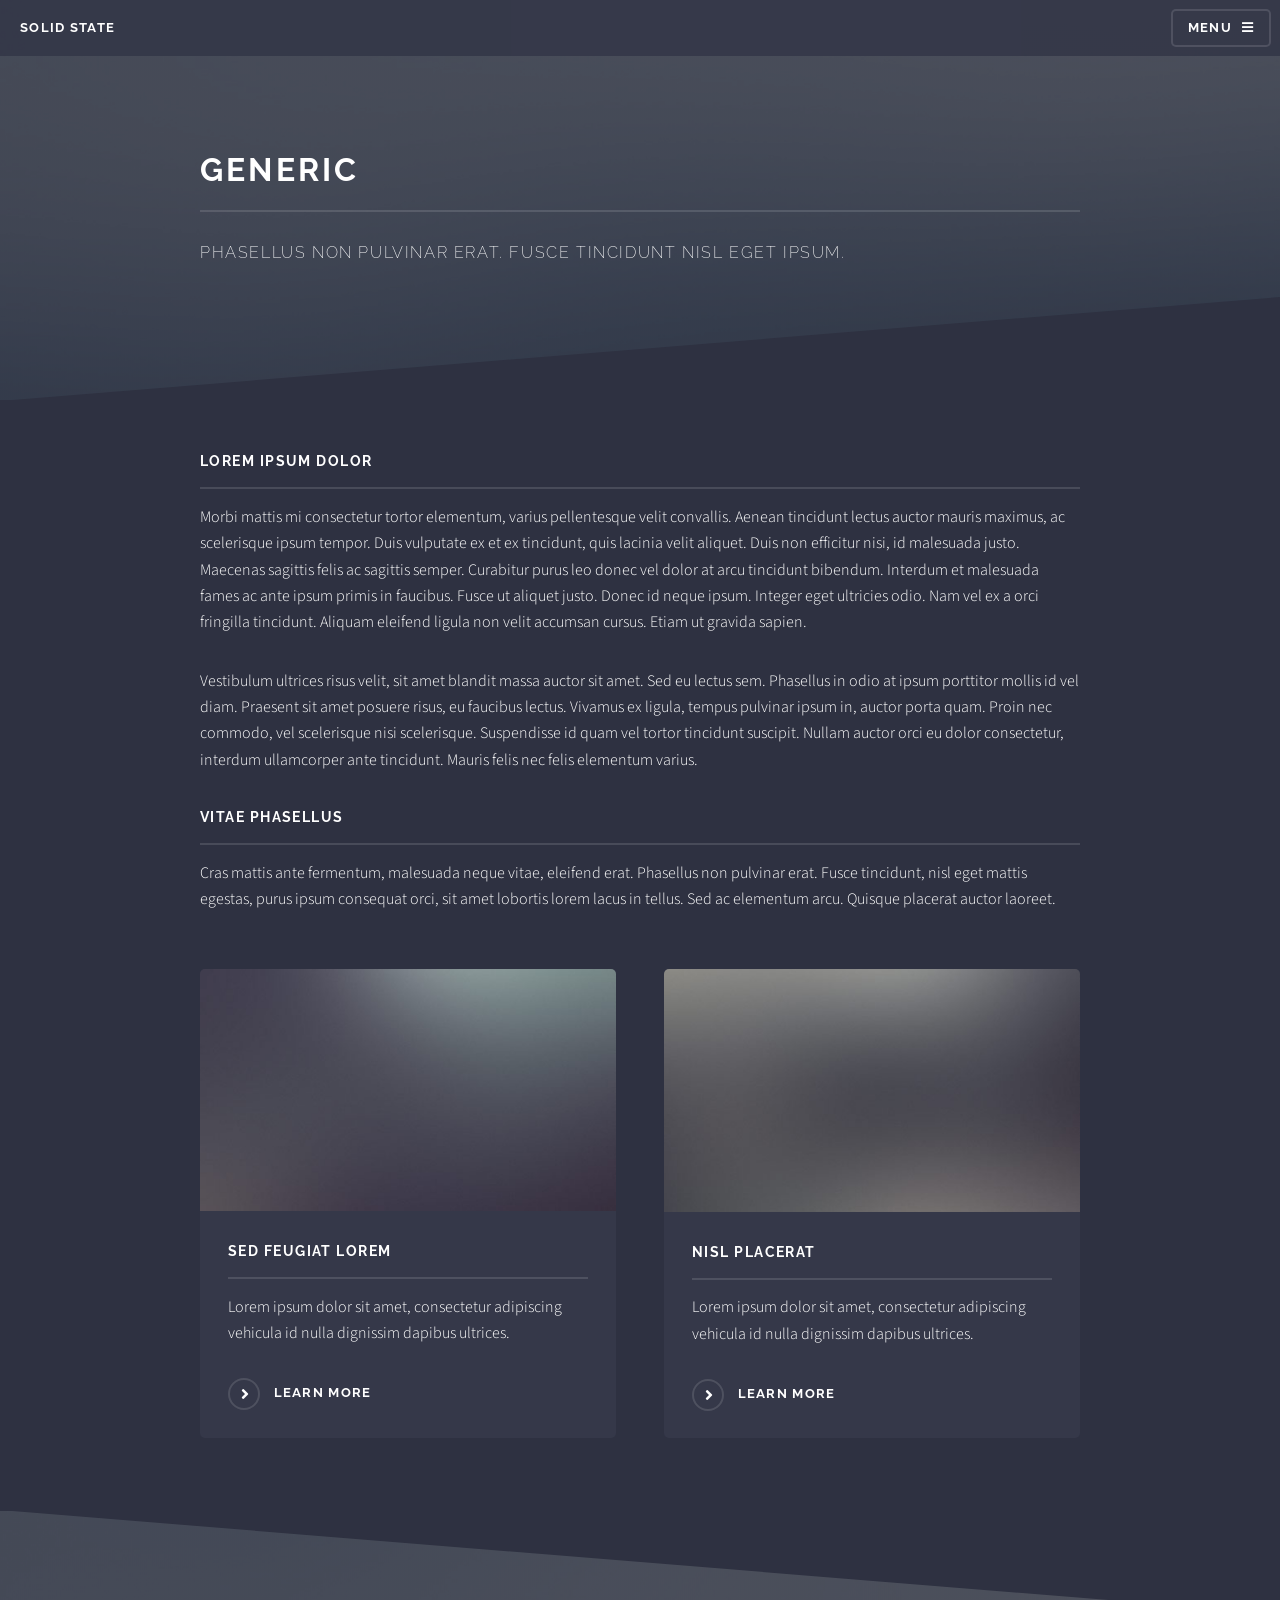
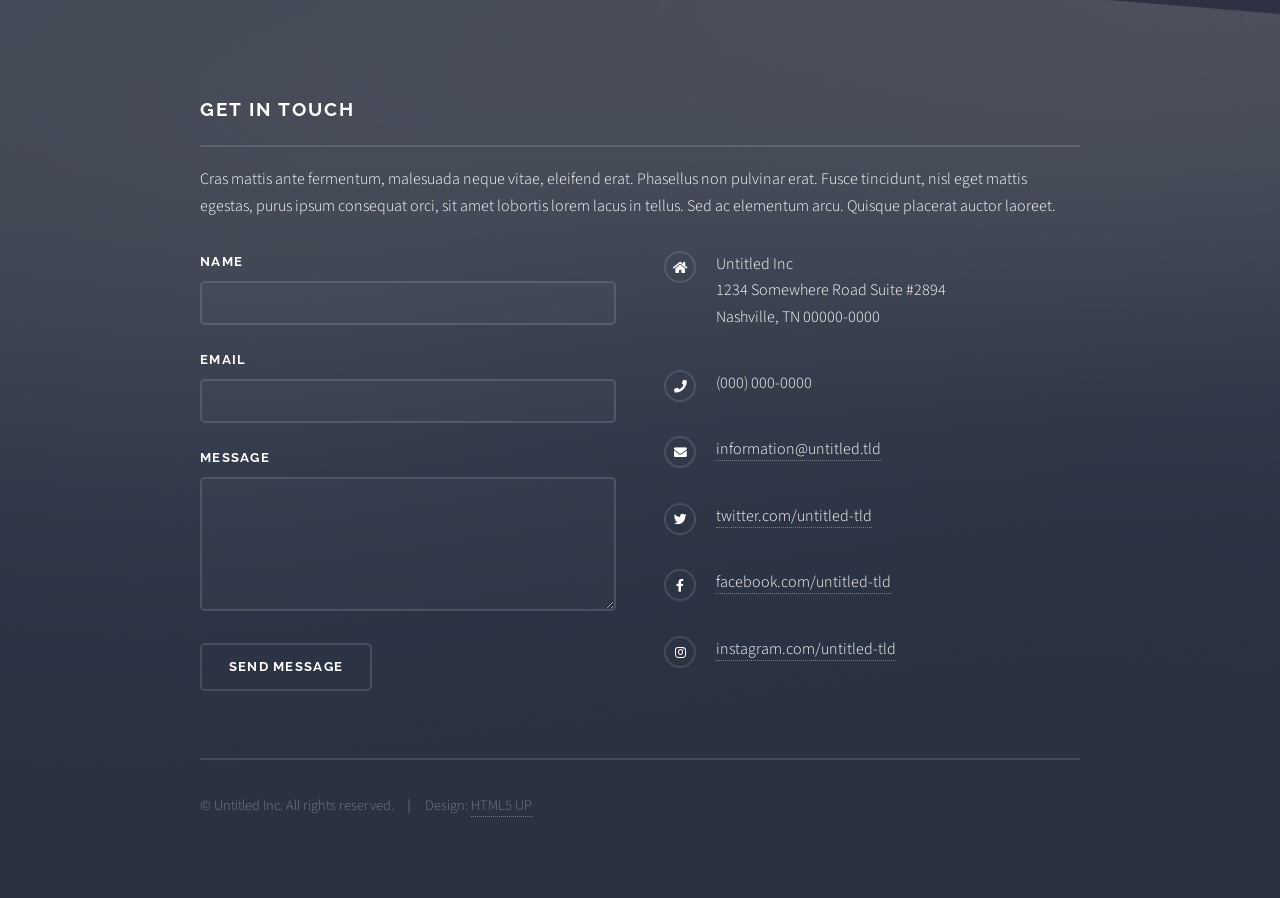
<file: generic.html>
<!DOCTYPE HTML>
<!--
	Solid State by HTML5 UP
	html5up.net | @ajlkn
	Free for personal and commercial use under the CCA 3.0 license (html5up.net/license)
-->
<html>
	<head>
		<title>Generic - Solid State by HTML5 UP</title>
		<meta charset="utf-8" />
		<meta name="viewport" content="width=device-width, initial-scale=1, user-scalable=no" />
		<link rel="stylesheet" href="assets/css/main.css" />
		<noscript><link rel="stylesheet" href="assets/css/noscript.css" /></noscript>
	</head>
	<body class="is-preload">

		<!-- Page Wrapper -->
			<div id="page-wrapper">

				<!-- Header -->
					<header id="header">
						<h1><a href="index.html">Solid State</a></h1>
						<nav>
							<a href="#menu">Menu</a>
						</nav>
					</header>

				<!-- Menu -->
					<nav id="menu">
						<div class="inner">
							<h2>Menu</h2>
							<ul class="links">
								<li><a href="index.html">Home</a></li>
								<li><a href="generic.html">Generic</a></li>
								<li><a href="elements.html">Elements</a></li>
								<li><a href="#">Log In</a></li>
								<li><a href="#">Sign Up</a></li>
							</ul>
							<a href="#" class="close">Close</a>
						</div>
					</nav>

				<!-- Wrapper -->
					<section id="wrapper">
						<header>
							<div class="inner">
								<h2>Generic</h2>
								<p>Phasellus non pulvinar erat. Fusce tincidunt nisl eget ipsum.</p>
							</div>
						</header>

						<!-- Content -->
							<div class="wrapper">
								<div class="inner">

									<h3 class="major">Lorem ipsum dolor</h3>
									<p>Morbi mattis mi consectetur tortor elementum, varius pellentesque velit convallis. Aenean tincidunt lectus auctor mauris maximus, ac scelerisque ipsum tempor. Duis vulputate ex et ex tincidunt, quis lacinia velit aliquet. Duis non efficitur nisi, id malesuada justo. Maecenas sagittis felis ac sagittis semper. Curabitur purus leo donec vel dolor at arcu tincidunt bibendum. Interdum et malesuada fames ac ante ipsum primis in faucibus. Fusce ut aliquet justo. Donec id neque ipsum. Integer eget ultricies odio. Nam vel ex a orci fringilla tincidunt. Aliquam eleifend ligula non velit accumsan cursus. Etiam ut gravida sapien.</p>

									<p>Vestibulum ultrices risus velit, sit amet blandit massa auctor sit amet. Sed eu lectus sem. Phasellus in odio at ipsum porttitor mollis id vel diam. Praesent sit amet posuere risus, eu faucibus lectus. Vivamus ex ligula, tempus pulvinar ipsum in, auctor porta quam. Proin nec commodo, vel scelerisque nisi scelerisque. Suspendisse id quam vel tortor tincidunt suscipit. Nullam auctor orci eu dolor consectetur, interdum ullamcorper ante tincidunt. Mauris felis nec felis elementum varius.</p>

									<h3 class="major">Vitae phasellus</h3>
									<p>Cras mattis ante fermentum, malesuada neque vitae, eleifend erat. Phasellus non pulvinar erat. Fusce tincidunt, nisl eget mattis egestas, purus ipsum consequat orci, sit amet lobortis lorem lacus in tellus. Sed ac elementum arcu. Quisque placerat auctor laoreet.</p>

									<section class="features">
										<article>
											<a href="#" class="image"><img src="images/pic04.jpg" alt="" /></a>
											<h3 class="major">Sed feugiat lorem</h3>
											<p>Lorem ipsum dolor sit amet, consectetur adipiscing vehicula id nulla dignissim dapibus ultrices.</p>
											<a href="#" class="special">Learn more</a>
										</article>
										<article>
											<a href="#" class="image"><img src="images/pic05.jpg" alt="" /></a>
											<h3 class="major">Nisl placerat</h3>
											<p>Lorem ipsum dolor sit amet, consectetur adipiscing vehicula id nulla dignissim dapibus ultrices.</p>
											<a href="#" class="special">Learn more</a>
										</article>
									</section>

								</div>
							</div>

					</section>

				<!-- Footer -->
					<section id="footer">
						<div class="inner">
							<h2 class="major">Get in touch</h2>
							<p>Cras mattis ante fermentum, malesuada neque vitae, eleifend erat. Phasellus non pulvinar erat. Fusce tincidunt, nisl eget mattis egestas, purus ipsum consequat orci, sit amet lobortis lorem lacus in tellus. Sed ac elementum arcu. Quisque placerat auctor laoreet.</p>
							<form method="post" action="#">
								<div class="fields">
									<div class="field">
										<label for="name">Name</label>
										<input type="text" name="name" id="name" />
									</div>
									<div class="field">
										<label for="email">Email</label>
										<input type="email" name="email" id="email" />
									</div>
									<div class="field">
										<label for="message">Message</label>
										<textarea name="message" id="message" rows="4"></textarea>
									</div>
								</div>
								<ul class="actions">
									<li><input type="submit" value="Send Message" /></li>
								</ul>
							</form>
							<ul class="contact">
								<li class="icon solid fa-home">
									Untitled Inc<br />
									1234 Somewhere Road Suite #2894<br />
									Nashville, TN 00000-0000
								</li>
								<li class="icon solid fa-phone">(000) 000-0000</li>
								<li class="icon solid fa-envelope"><a href="#">information@untitled.tld</a></li>
								<li class="icon brands fa-twitter"><a href="#">twitter.com/untitled-tld</a></li>
								<li class="icon brands fa-facebook-f"><a href="#">facebook.com/untitled-tld</a></li>
								<li class="icon brands fa-instagram"><a href="#">instagram.com/untitled-tld</a></li>
							</ul>
							<ul class="copyright">
								<li>&copy; Untitled Inc. All rights reserved.</li><li>Design: <a href="http://html5up.net">HTML5 UP</a></li>
							</ul>
						</div>
					</section>

			</div>

		<!-- Scripts -->
			<script src="assets/js/jquery.min.js"></script>
			<script src="assets/js/jquery.scrollex.min.js"></script>
			<script src="assets/js/browser.min.js"></script>
			<script src="assets/js/breakpoints.min.js"></script>
			<script src="assets/js/util.js"></script>
			<script src="assets/js/main.js"></script>

	</body>
</html>
</file>
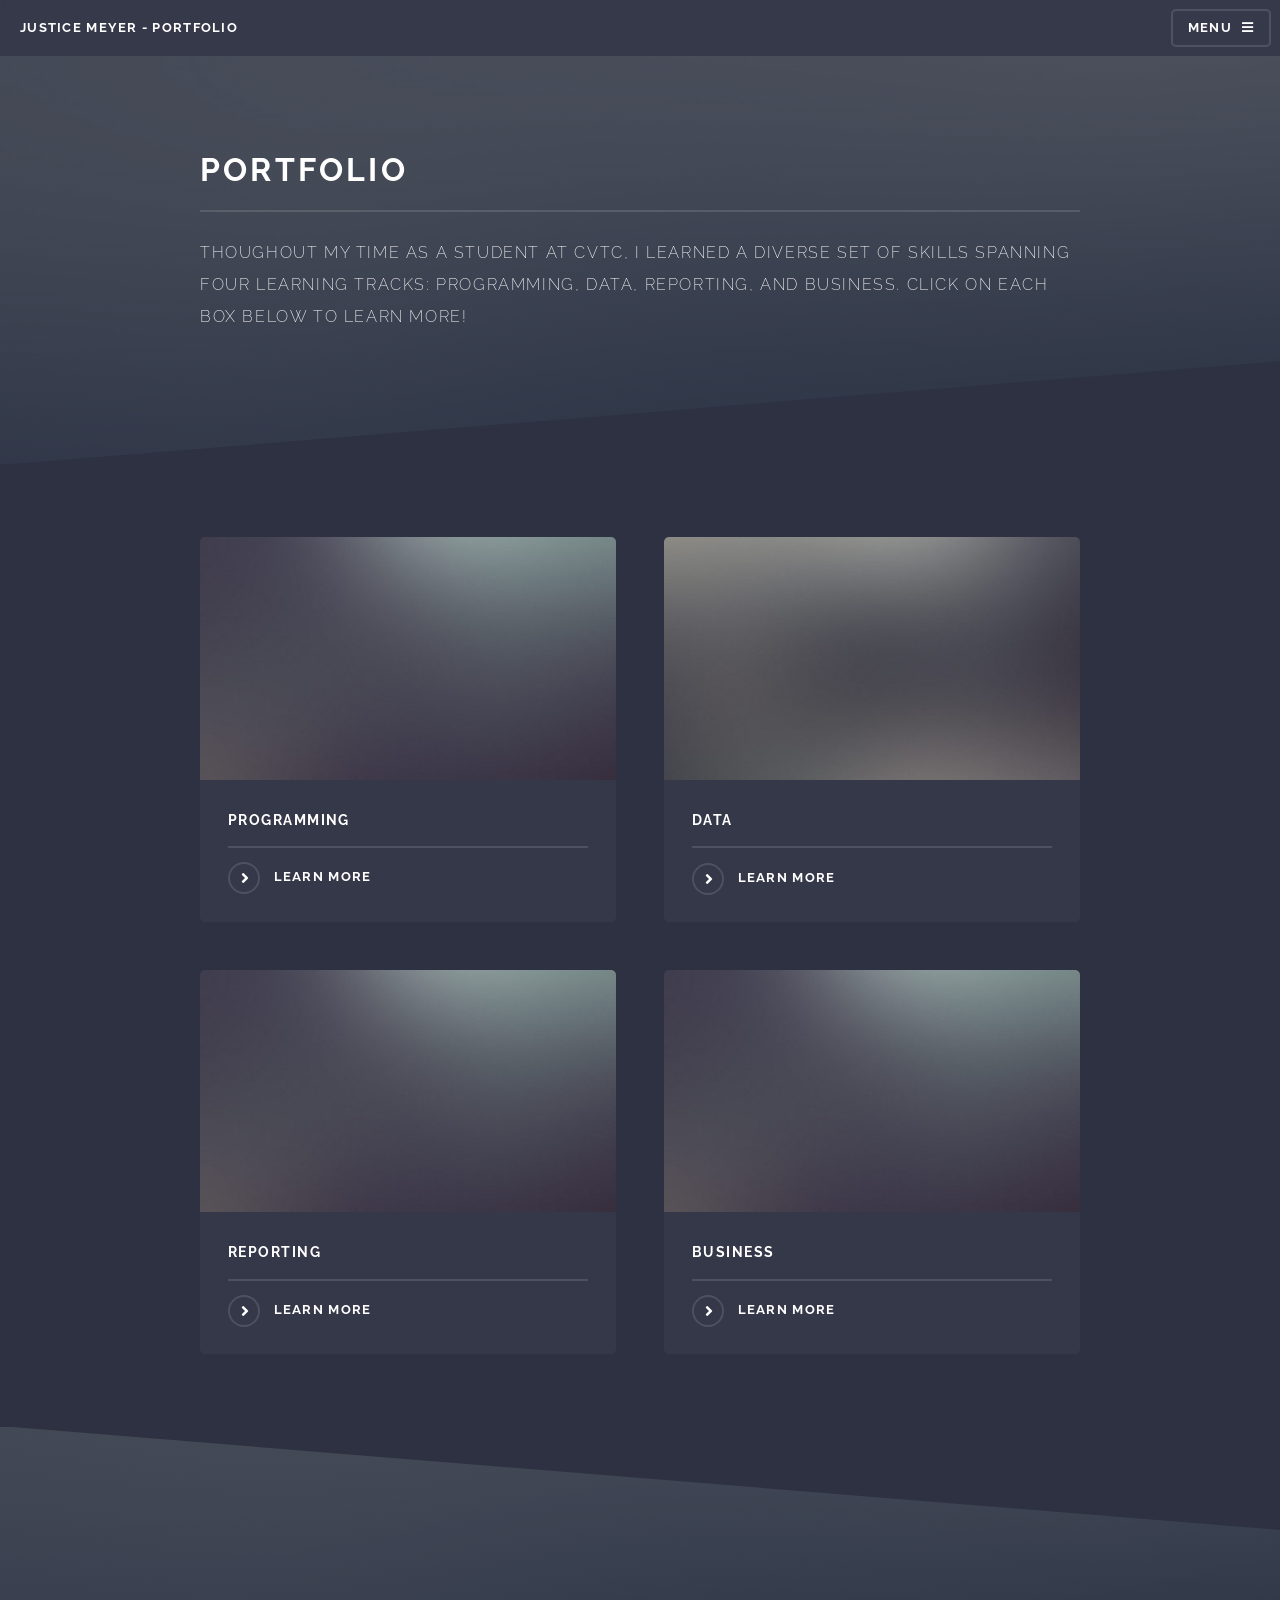
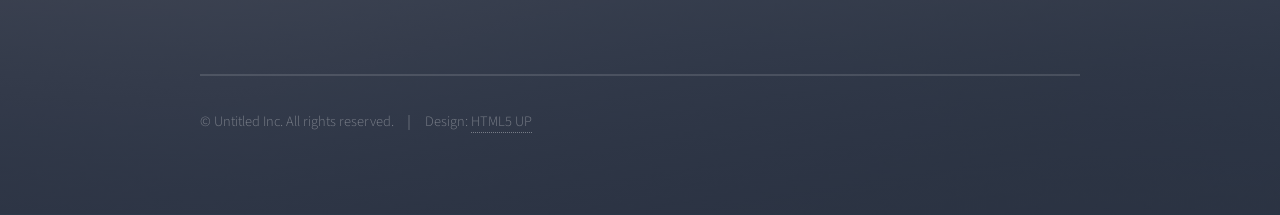
<file: portfolio.html>
<!DOCTYPE HTML>
<!--
	Solid State by HTML5 UP
	html5up.net | @ajlkn
	Free for personal and commercial use under the CCA 3.0 license (html5up.net/license)
-->
<html>
	<head>
		<title>Portfolio</title>
		<meta charset="utf-8" />
		<meta name="viewport" content="width=device-width, initial-scale=1, user-scalable=no" />
		<link rel="stylesheet" href="assets/css/main.css" />
		<noscript><link rel="stylesheet" href="assets/css/noscript.css" /></noscript>
	</head>
	<body class="is-preload">

		<!-- Page Wrapper -->
			<div id="page-wrapper">

				<!-- Header -->
					<header id="header">
						<h1><a href="index.html">Justice Meyer - Portfolio</a></h1>
						<nav>
							<a href="#menu">Menu</a>
						</nav>
					</header>

				<!-- Menu -->
					<nav id="menu">
						<div class="inner">
							<h2>Menu</h2>
							<ul class="links">
								<li><a href="index.html">Home</a></li>
								<li><a href="generic.html">Generic</a></li>
								<li><a href="portfolio.html">Portfolio</a></li>
								<li><a href="elements.html">Elements</a></li>
							</ul>
							<a href="#" class="close">Close</a>
						</div>
					</nav>

				<!-- Wrapper -->
					<section id="wrapper">
						<header>
							<div class="inner">
								<h2>Portfolio</h2>
								<p>Thoughout my time as a student at CVTC, I learned a diverse set of skills spanning four learning tracks: Programming, Data, Reporting, and Business. Click on each box below to learn more!</p>
							</div>
						</header>

						<!-- Content -->
							<div class="wrapper">
								<div class="inner">
									<section class="features">
										<article>
											<a href="programming.html" class="image"><img src="images/pic04.jpg" alt="" /></a>
											<h3 class="major">Programming</h3>
											<a href="programming.html" class="special">Learn more</a>
										</article>
										<article>
											<a href="data.html" class="image"><img src="images/pic05.jpg" alt="" /></a>
											<h3 class="major">Data</h3>
											<a href="data.html" class="special">Learn more</a>
										</article>
										<article>
											<a href="reporting.html" class="image"><img src="images/pic04.jpg" alt="" /></a>
											<h3 class="major">Reporting</h3>
											<a href="reporting.html" class="special">Learn more</a>
										</article>
										<article>
											<a href="business.html" class="image"><img src="images/pic04.jpg" alt="" /></a>
											<h3 class="major">Business</h3>
											<a href="business.html" class="special">Learn more</a>
										</article>
									</section>

								</div>
							</div>

					</section>

				<!-- Footer -->
					<section id="footer">
						<div class="inner">
							<ul class="copyright">
								<li>&copy; Untitled Inc. All rights reserved.</li><li>Design: <a href="http://html5up.net">HTML5 UP</a></li>
							</ul>
						</div>
					</section>

			</div>

		<!-- Scripts -->
			<script src="assets/js/jquery.min.js"></script>
			<script src="assets/js/jquery.scrollex.min.js"></script>
			<script src="assets/js/browser.min.js"></script>
			<script src="assets/js/breakpoints.min.js"></script>
			<script src="assets/js/util.js"></script>
			<script src="assets/js/main.js"></script>

	</body>
</html>
</file>
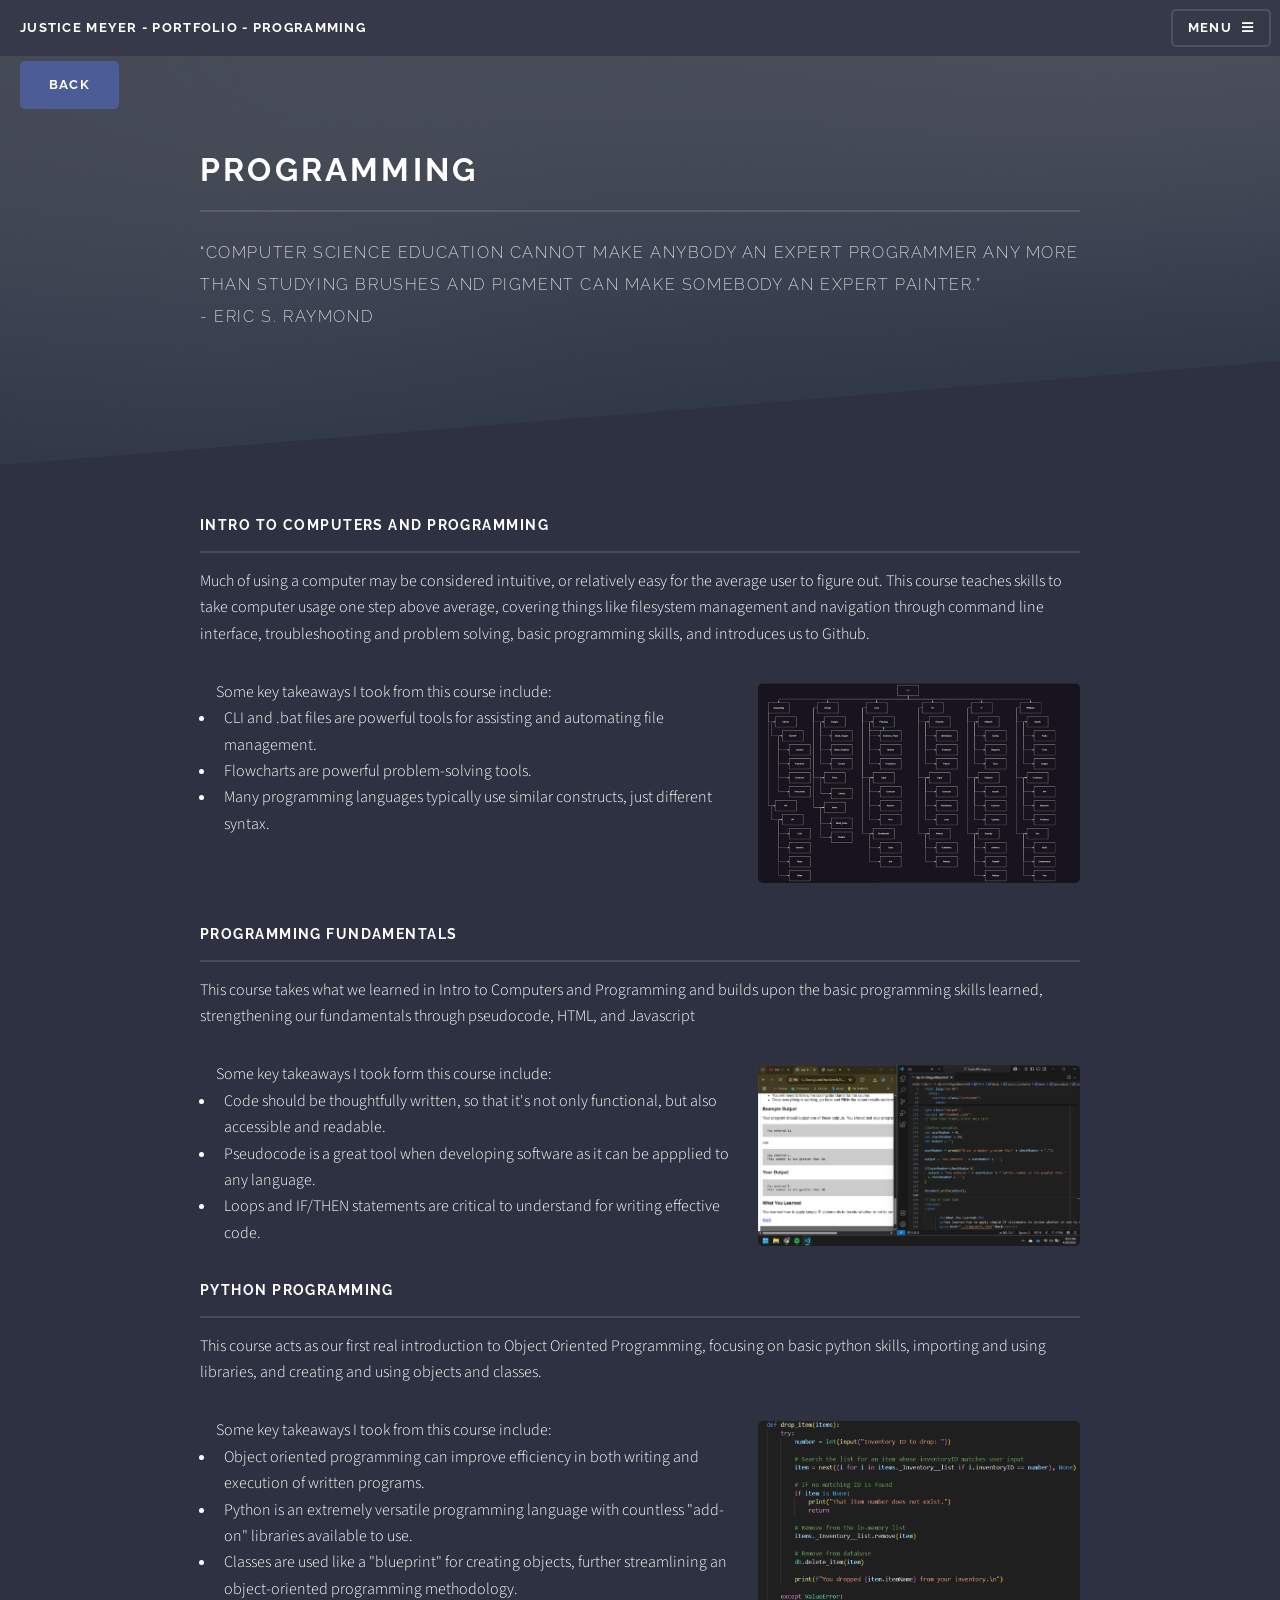
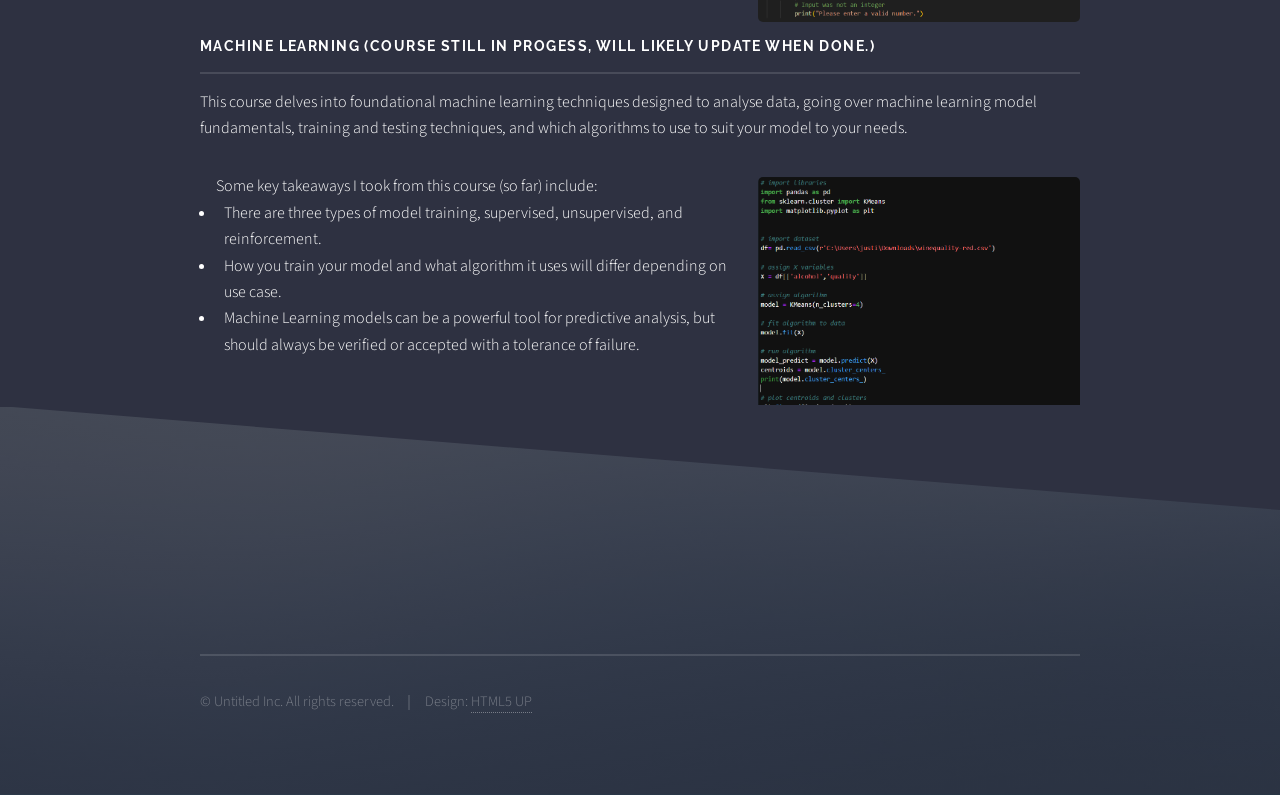
<file: programming.html>
<!DOCTYPE HTML>
<!--
	Solid State by HTML5 UP
	html5up.net | @ajlkn
	Free for personal and commercial use under the CCA 3.0 license (html5up.net/license)
-->
<html>
	<head>
		<title>Programming</title>
		<meta charset="utf-8" />
		<meta name="viewport" content="width=device-width, initial-scale=1, user-scalable=no" />
		<link rel="stylesheet" href="assets/css/main.css" />
		<noscript><link rel="stylesheet" href="assets/css/noscript.css" /></noscript>
	</head>
	<body class="is-preload">

		<!-- Page Wrapper -->
			<div id="page-wrapper">

				<!-- Header -->
					<header id="header">
						<h1><a href="index.html">Justice Meyer - Portfolio - Programming</a></h1>
						<nav>
							<a href="#menu">Menu</a>
						</nav>
						<a href="portfolio.html" class="button primary">Back</a>
					</header>

				<!-- Menu -->
					<nav id="menu">
						<div class="inner">
							<h2>Menu</h2>
							<ul class="links">
								<li><a href="index.html">Home</a></li>
								<li><a href="portfolio.html">Portfolio</a></li>
								<li><a href="elements.html">Elements</a></li>
							</ul>
							<a href="#" class="close">Close</a>
						</div>
					</nav>

				<!-- Wrapper -->
					<section id="wrapper">
						<header>
							<div class="inner">
								<h2>Programming</h2>
								<p>“Computer science education cannot make anybody an expert programmer any more than studying brushes and pigment can make somebody an expert painter.”<br>   - Eric S. Raymond</p>
							</div>
						</header>

						<!-- Content -->
							<div class="wrapper">
								<div class="inner">

									<h3 class="major">Intro to Computers and Programming</h3>
									<p>Much of using a computer may be considered intuitive, or relatively easy for the average user to figure out. This course teaches skills to take computer usage one step above average, covering things like filesystem management and navigation through command line interface, troubleshooting and problem solving, basic programming skills, and introduces us to Github.</p>
									<ul><span class="image right"><img src="images/Picture1.png" alt="Filesystem Diagram" /></span>
									Some key takeaways I took from this course include:
									<li>CLI and .bat files are powerful tools for assisting and automating file management.</li>
									<li>Flowcharts are powerful problem-solving tools.</li>
									<li>Many programming languages typically use similar constructs, just different syntax.</li>
									</ul><br><br>

									<h3 class="major">Programming Fundamentals</h3>
									<p>This course takes what we learned in Intro to Computers and Programming and builds upon the basic programming skills learned, strengthening our fundamentals through pseudocode, HTML, and Javascript</p>

									<ul><span class="image right"><img src="images/Picture2.png" alt="Js Script" /></span>
										Some key takeaways I took form this course include:
										<li>Code should be thoughtfully written, so that it's not only functional, but also accessible and readable.</li>
										<li>Pseudocode is a great tool when developing software as it can be appplied to any language.</li>
										<li>Loops and IF/THEN statements are critical to understand for writing effective code.</li>
									</ul>

									<h3 class="major">Python Programming</h3>
									<p>This course acts as our first real introduction to Object Oriented Programming, focusing on basic python skills, importing and using libraries, and creating and using objects and classes.</p>

									<ul><span class="image right"><img src="images/Picture3.png" alt="Py Function" /></span>
										Some key takeaways I took from this course include:
										<li>Object oriented programming can improve efficiency in both writing and execution of written programs.</li>
										<li>Python is an extremely versatile programming language with countless "add-on" libraries available to use.</li>
										<li>Classes are used like a "blueprint" for creating objects, further streamlining an object-oriented programming methodology.</li>
									</ul>

									<h3 class="major">Machine Learning (Course still in progess, will likely update when done.)</h3>
									<p>This course delves into foundational machine learning techniques designed to analyse data, going over machine learning model fundamentals, training and testing techniques, and which algorithms to use to suit your model to your needs.</p>

									<ul><span class="image right"><img src="images/Picture4.png" alt="Basic K-Means Clustering Model" /></span>
										Some key takeaways I took from this course (so far) include:
										<li>There are three types of model training, supervised, unsupervised, and reinforcement.</li>
										<li>How you train your model and what algorithm it uses will differ depending on use case.</li>
										<li>Machine Learning models can be a powerful tool for predictive analysis, but should always be verified or accepted with a tolerance of failure.</li>
									</ul>

								</div>
							</div>

					</section>

				<!-- Footer -->
					<section id="footer">
						<div class="inner">
							<ul class="copyright">
								<li>&copy; Untitled Inc. All rights reserved.</li><li>Design: <a href="http://html5up.net">HTML5 UP</a></li>
							</ul>
						</div>
					</section>

			</div>

		<!-- Scripts -->
			<script src="assets/js/jquery.min.js"></script>
			<script src="assets/js/jquery.scrollex.min.js"></script>
			<script src="assets/js/browser.min.js"></script>
			<script src="assets/js/breakpoints.min.js"></script>
			<script src="assets/js/util.js"></script>
			<script src="assets/js/main.js"></script>

	</body>
</html>
</file>
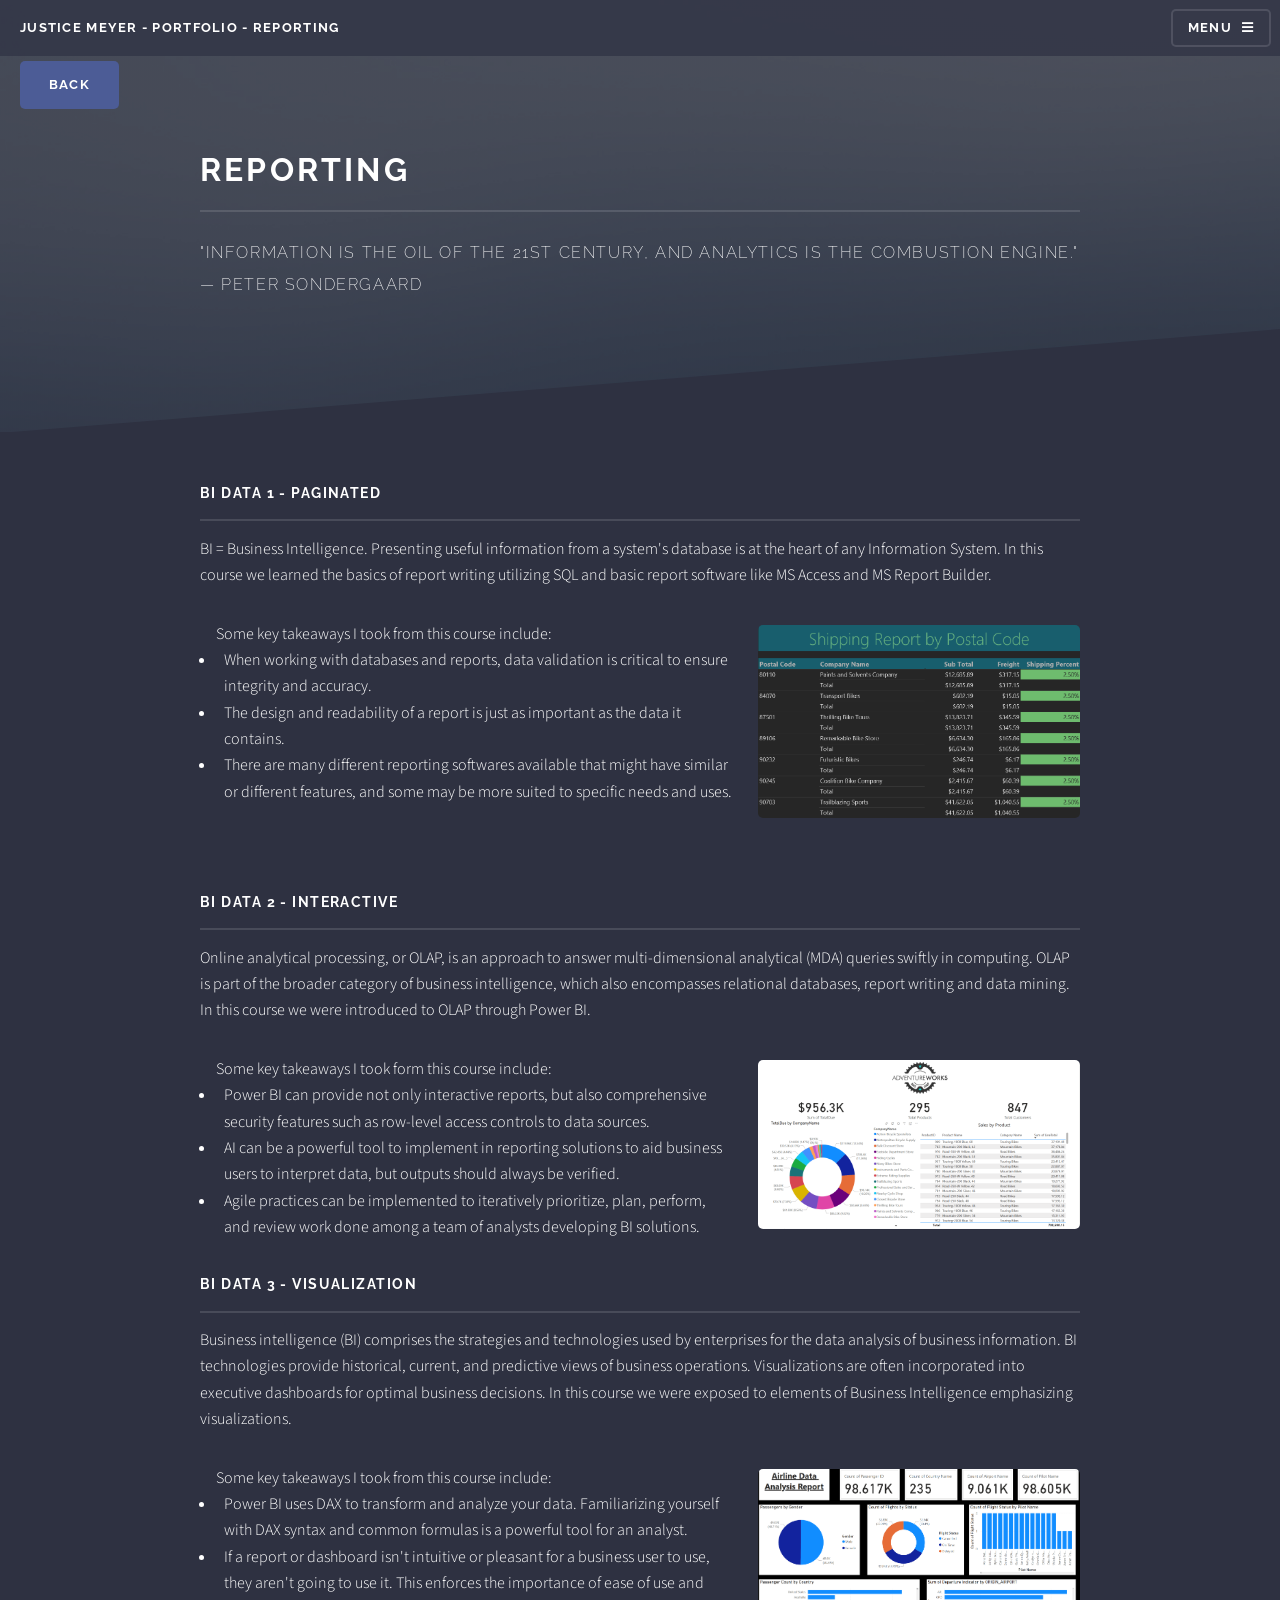
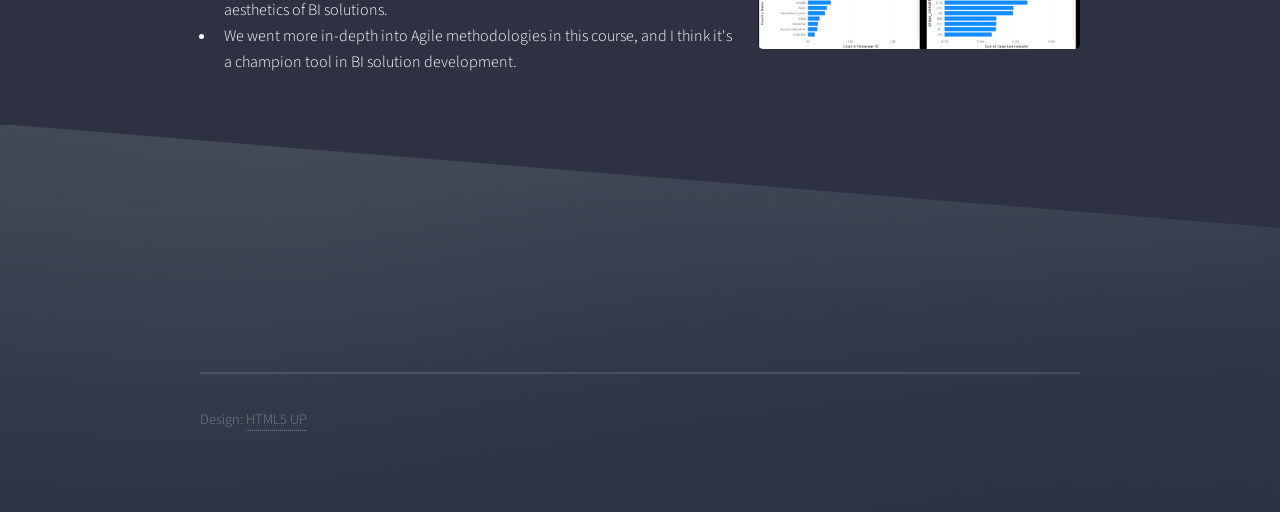
<file: reporting.html>
<!DOCTYPE HTML>
<!--
	Solid State by HTML5 UP
	html5up.net | @ajlkn
	Free for personal and commercial use under the CCA 3.0 license (html5up.net/license)
-->
<html>
	<head>
		<title>Reporting</title>
		<meta charset="utf-8" />
		<meta name="viewport" content="width=device-width, initial-scale=1, user-scalable=no" />
		<link rel="stylesheet" href="assets/css/main.css" />
		<noscript><link rel="stylesheet" href="assets/css/noscript.css" /></noscript>
	</head>
	<body class="is-preload">

		<!-- Page Wrapper -->
			<div id="page-wrapper">

				<!-- Header -->
					<header id="header">
						<h1><a href="index.html">Justice Meyer - Portfolio - Reporting</a></h1>
						<nav>
							<a href="#menu">Menu</a>
						</nav>
						<a href="portfolio.html" class="button primary">Back</a>
					</header>

				<!-- Menu -->
					<nav id="menu">
						<div class="inner">
							<h2>Menu</h2>
							<ul class="links">
								<li><a href="index.html">Home</a></li>
								<li><a href="portfolio.html">Portfolio</a></li>
								<li><a href="elements.html">Elements</a></li>
							</ul>
							<a href="#" class="close">Close</a>
						</div>
					</nav>

				<!-- Wrapper -->
					<section id="wrapper">
						<header>
							<div class="inner">
								<h2>Reporting</h2>
								<p>"Information is the oil of the 21st century, and analytics is the combustion engine."<br>  — Peter Sondergaard</p>
							</div>
						</header>

						<!-- Content -->
							<div class="wrapper">
								<div class="inner">

									<h3 class="major">BI Data 1 - Paginated</h3>
									<p>BI = Business Intelligence. Presenting useful information from a system's database is at the heart of any Information System. In this course we learned the basics of report writing utilizing SQL and basic report software like MS Access and MS Report Builder.</p>
									<ul><span class="image right"><a href="https://studentcvtc-my.sharepoint.com/:w:/g/personal/jmeyer95_student_cvtc_edu/IQD8I-w57tvSQZW5oOMYhjuyATlzeUtYSdFfA1vYGkU7UWU?e=l6952t"><img src="images/Picture9.png" alt="Filesystem Diagram" /></a></span>
									Some key takeaways I took from this course include:
									<li>When working with databases and reports, data validation is critical to ensure integrity and accuracy.</li>
									<li>The design and readability of a report is just as important as the data it contains.</li>
									<li>There are many different reporting softwares available that might have similar or different features, and some may be more suited to specific needs and uses.</li>
									</ul><br><br>

									<h3 class="major">BI Data 2 - Interactive</h3>
									<p>Online analytical processing, or OLAP, is an approach to answer multi-dimensional analytical (MDA) queries swiftly in computing. OLAP is part of the broader category of business intelligence, which also encompasses relational databases, report writing and data mining. In this course we were introduced to OLAP through Power BI.</p>

									<ul><span class="image right"><img src="images/Picture10.png" alt="Basic Adventureworks Report" /></span>
										Some key takeaways I took form this course include:
										<li>Power BI can provide not only interactive reports, but also comprehensive security features such as row-level access controls to data sources.</li>
										<li>AI can be a powerful tool to implement in reporting solutions to aid business users to interpret data, but outputs should always be verified.</li>
										<li>Agile practices can be implemented to iteratively prioritize, plan, perform, and review work done among a team of analysts developing BI solutions.</li>
									</ul>

									<h3 class="major">BI Data 3 - Visualization</h3>
									<p>Business intelligence (BI) comprises the strategies and technologies used by enterprises for the data analysis of business information. BI technologies provide historical, current, and predictive views of business operations. Visualizations are often incorporated into executive dashboards for optimal business decisions. In this course we were exposed to elements of Business Intelligence emphasizing visualizations.</p>

									<ul><span class="image right"><img src="images/Picture11.png" alt="Comprehensive Airline Report" /></span>
										Some key takeaways I took from this course include:
										<li>Power BI uses DAX to transform and analyze your data. Familiarizing yourself with DAX syntax and common formulas is a powerful tool for an analyst.</li>
										<li>If a report or dashboard isn't intuitive or pleasant for a business user to use, they aren't going to use it. This enforces the importance of ease of use and aesthetics of BI solutions.</li>
										<li>We went more in-depth into Agile methodologies in this course, and I think it's a champion tool in BI solution development.</li>
									</ul>

								</div>
							</div>

					</section>

				<!-- Footer -->
					<section id="footer">
						<div class="inner">
							<ul class="copyright">
								<li>Design: <a href="http://html5up.net">HTML5 UP</a></li>
							</ul>
						</div>
					</section>

			</div>

		<!-- Scripts -->
			<script src="assets/js/jquery.min.js"></script>
			<script src="assets/js/jquery.scrollex.min.js"></script>
			<script src="assets/js/browser.min.js"></script>
			<script src="assets/js/breakpoints.min.js"></script>
			<script src="assets/js/util.js"></script>
			<script src="assets/js/main.js"></script>

	</body>
</html>
</file>
<file: assets/css/noscript.css>
/*
	Solid State by HTML5 UP
	html5up.net | @ajlkn
	Free for personal and commercial use under the CCA 3.0 license (html5up.net/license)
*/

/* Banner */

	body.is-preload #banner .logo {
		-moz-transform: none;
		-webkit-transform: none;
		-ms-transform: none;
		transform: none;
		opacity: 1;
	}

	body.is-preload #banner h2 {
		opacity: 1;
		-moz-transform: none;
		-webkit-transform: none;
		-ms-transform: none;
		transform: none;
		-moz-filter: none;
		-webkit-filter: none;
		-ms-filter: none;
		filter: none;
	}

	body.is-preload #banner p {
		opacity: 01;
		-moz-transform: none;
		-webkit-transform: none;
		-ms-transform: none;
		transform: none;
		-moz-filter: none;
		-webkit-filter: none;
		-ms-filter: none;
		filter: none;
	}
</file>
<file: assets/css/main.css>
@import url(fontawesome-all.min.css);
@import url("https://fonts.googleapis.com/css?family=Raleway:200,700|Source+Sans+Pro:300,600,300italic,600italic");

/*
	Solid State by HTML5 UP
	html5up.net | @ajlkn
	Free for personal and commercial use under the CCA 3.0 license (html5up.net/license)
*/

html, body, div, span, applet, object,
iframe, h1, h2, h3, h4, h5, h6, p, blockquote,
pre, a, abbr, acronym, address, big, cite,
code, del, dfn, em, img, ins, kbd, q, s, samp,
small, strike, strong, sub, sup, tt, var, b,
u, i, center, dl, dt, dd, ol, ul, li, fieldset,
form, label, legend, table, caption, tbody,
tfoot, thead, tr, th, td, article, aside,
canvas, details, embed, figure, figcaption,
footer, header, hgroup, menu, nav, output, ruby,
section, summary, time, mark, audio, video {
	margin: 0;
	padding: 0;
	border: 0;
	font-size: 100%;
	font: inherit;
	vertical-align: baseline;}

article, aside, details, figcaption, figure,
footer, header, hgroup, menu, nav, section {
	display: block;}

body {
	line-height: 1;
}

ol, ul {
	list-style: none;
}

blockquote, q {
	quotes: none;
}

	blockquote:before, blockquote:after, q:before, q:after {
		content: '';
		content: none;
	}

table {
	border-collapse: collapse;
	border-spacing: 0;
}

body {
	-webkit-text-size-adjust: none;
}

mark {
	background-color: transparent;
	color: inherit;
}

input::-moz-focus-inner {
	border: 0;
	padding: 0;
}

input, select, textarea {
	-moz-appearance: none;
	-webkit-appearance: none;
	-ms-appearance: none;
	appearance: none;
}

/* Basic */

	@-ms-viewport {
		width: device-width;
	}

	body {
		-ms-overflow-style: scrollbar;
	}

	@media screen and (max-width: 480px) {

		html, body {
			min-width: 320px;
		}

	}

	html {
		box-sizing: border-box;
	}

	*, *:before, *:after {
		box-sizing: inherit;
	}

	body {
		background-color: #25372b;
		background-image: linear-gradient(to top, rgba(46, 49, 65, 0.8), rgba(46, 49, 65, 0.8)), url("../../images/bg.jpg");
		background-size: auto,
 cover;
		background-attachment: fixed,
 fixed;
		background-position: center,
 center;
	}

		body.is-preload *, body.is-preload *:before, body.is-preload *:after {
			-moz-animation: none !important;
			-webkit-animation: none !important;
			-ms-animation: none !important;
			animation: none !important;
			-moz-transition: none !important;
			-webkit-transition: none !important;
			-ms-transition: none !important;
			transition: none !important;
		}

/* Type */

	body, input, select, textarea {
		color: #ffffff;
		font-family: "Source Sans Pro", Helvetica, sans-serif;
		font-size: 16.5pt;
		font-weight: 300;
		line-height: 1.65;
	}

		@media screen and (max-width: 1680px) {

			body, input, select, textarea {
				font-size: 13pt;
			}

		}

		@media screen and (max-width: 1280px) {

			body, input, select, textarea {
				font-size: 12pt;
			}

		}

		@media screen and (max-width: 980px) {

			body, input, select, textarea {
				font-size: 12pt;
			}

		}

		@media screen and (max-width: 736px) {

			body, input, select, textarea {
				font-size: 12pt;
			}

		}

		@media screen and (max-width: 480px) {

			body, input, select, textarea {
				font-size: 12pt;
			}

		}

	a {
		-moz-transition: color 0.2s ease-in-out, border-bottom-color 0.2s ease-in-out;
		-webkit-transition: color 0.2s ease-in-out, border-bottom-color 0.2s ease-in-out;
		-ms-transition: color 0.2s ease-in-out, border-bottom-color 0.2s ease-in-out;
		transition: color 0.2s ease-in-out, border-bottom-color 0.2s ease-in-out;
		border-bottom: dotted 1px rgba(255, 255, 255, 0.35);
		color: #ffffff;
		text-decoration: none;
	}

		a:hover {
			border-bottom-color: transparent;
			color: #ffffff !important;
		}

		a.special:not(.button) {
			text-decoration: none;
			border-bottom: 0;
			display: block;
			font-family: Raleway, Helvetica, sans-serif;
			font-size: 0.8em;
			font-weight: 700;
			letter-spacing: 0.1em;
			margin: 0 0 2em 0;
			text-transform: uppercase;
		}

			a.special:not(.button):before {
				-moz-osx-font-smoothing: grayscale;
				-webkit-font-smoothing: antialiased;
				display: inline-block;
				font-style: normal;
				font-variant: normal;
				text-rendering: auto;
				line-height: 1;
				text-transform: none !important;
				font-family: 'Font Awesome 5 Free';
				font-weight: 900;
			}

			a.special:not(.button):before {
				-moz-transition: background-color 0.2s ease-in-out;
				-webkit-transition: background-color 0.2s ease-in-out;
				-ms-transition: background-color 0.2s ease-in-out;
				transition: background-color 0.2s ease-in-out;
				border-radius: 100%;
				border: solid 2px rgba(255, 255, 255, 0.125);
				content: '\f105';
				display: inline-block;
				font-size: 1.25em;
				height: 2em;
				line-height: 1.75em;
				margin-right: 0.85em;
				text-align: center;
				text-indent: 0.15em;
				vertical-align: middle;
				width: 2em;
			}

			a.special:not(.button):hover:before {
				background-color: rgba(255, 255, 255, 0.025);
			}

			a.special:not(.button):active:before {
				background-color: rgba(255, 255, 255, 0.075);
			}

	strong, b {
		color: #ffffff;
		font-weight: 600;
	}

	em, i {
		font-style: italic;
	}

	p {
		margin: 0 0 2em 0;
	}

	h1, h2, h3, h4, h5, h6 {
		color: #ffffff;
		font-family: Raleway, Helvetica, sans-serif;
		font-weight: 700;
		letter-spacing: 0.1em;
		margin: 0 0 1em 0;
		text-transform: uppercase;
	}

		h1 a, h2 a, h3 a, h4 a, h5 a, h6 a {
			color: inherit;
			text-decoration: none;
			border-bottom: 0;
		}

		h1 span, h2 span, h3 span, h4 span, h5 span, h6 span {
			font-weight: 200;
		}

		h1.major, h2.major, h3.major, h4.major, h5.major, h6.major {
			padding-bottom: 1em;
			border-bottom: solid 2px rgba(255, 255, 255, 0.125);
		}

	h2 {
		font-size: 1.2em;
	}

	h3 {
		font-size: 0.9em;
	}

	h4 {
		font-size: 0.7em;
	}

	h5 {
		font-size: 0.7em;
	}

	h6 {
		font-size: 0.7em;
	}

	@media screen and (max-width: 736px) {

		h2 {
			font-size: 1em;
		}

		h3 {
			font-size: 0.8em;
		}

	}

	sub {
		font-size: 0.8em;
		position: relative;
		top: 0.5em;
	}

	sup {
		font-size: 0.8em;
		position: relative;
		top: -0.5em;
	}

	blockquote {
		border-left: solid 4px rgba(255, 255, 255, 0.125);
		font-style: italic;
		margin: 0 0 2em 0;
		padding: 0.5em 0 0.5em 2em;
	}

	code {
		background: rgba(255, 255, 255, 0.025);
		border-radius: 5px;
		border: solid 2px rgba(255, 255, 255, 0.125);
		font-family: "Courier New", monospace;
		font-size: 0.9em;
		margin: 0 0.25em;
		padding: 0.25em 0.65em;
	}

	pre {
		-webkit-overflow-scrolling: touch;
		font-family: "Courier New", monospace;
		font-size: 0.9em;
		margin: 0 0 2em 0;
	}

		pre code {
			display: block;
			line-height: 1.75em;
			padding: 1em 1.5em;
			overflow-x: auto;
		}

	hr {
		border: 0;
		border-bottom: solid 2px rgba(255, 255, 255, 0.125);
		margin: 2.5em 0;
	}

		hr.major {
			margin: 4em 0;
		}

	.align-left {
		text-align: left;
	}

	.align-center {
		text-align: center;
	}

	.align-right {
		text-align: right;
	}

/* Row */

	.row {
		display: flex;
		flex-wrap: wrap;
		box-sizing: border-box;
		align-items: stretch;
	}

		.row > * {
			box-sizing: border-box;
		}

		.row.gtr-uniform > * > :last-child {
			margin-bottom: 0;
		}

		.row.aln-left {
			justify-content: flex-start;
		}

		.row.aln-center {
			justify-content: center;
		}

		.row.aln-right {
			justify-content: flex-end;
		}

		.row.aln-top {
			align-items: flex-start;
		}

		.row.aln-middle {
			align-items: center;
		}

		.row.aln-bottom {
			align-items: flex-end;
		}

		.row > .imp {
			order: -1;
		}

		.row > .col-1 {
			width: 8.33333%;
		}

		.row > .off-1 {
			margin-left: 8.33333%;
		}

		.row > .col-2 {
			width: 16.66667%;
		}

		.row > .off-2 {
			margin-left: 16.66667%;
		}

		.row > .col-3 {
			width: 25%;
		}

		.row > .off-3 {
			margin-left: 25%;
		}

		.row > .col-4 {
			width: 33.33333%;
		}

		.row > .off-4 {
			margin-left: 33.33333%;
		}

		.row > .col-5 {
			width: 41.66667%;
		}

		.row > .off-5 {
			margin-left: 41.66667%;
		}

		.row > .col-6 {
			width: 50%;
		}

		.row > .off-6 {
			margin-left: 50%;
		}

		.row > .col-7 {
			width: 58.33333%;
		}

		.row > .off-7 {
			margin-left: 58.33333%;
		}

		.row > .col-8 {
			width: 66.66667%;
		}

		.row > .off-8 {
			margin-left: 66.66667%;
		}

		.row > .col-9 {
			width: 75%;
		}

		.row > .off-9 {
			margin-left: 75%;
		}

		.row > .col-10 {
			width: 83.33333%;
		}

		.row > .off-10 {
			margin-left: 83.33333%;
		}

		.row > .col-11 {
			width: 91.66667%;
		}

		.row > .off-11 {
			margin-left: 91.66667%;
		}

		.row > .col-12 {
			width: 100%;
		}

		.row > .off-12 {
			margin-left: 100%;
		}

		.row.gtr-0 {
			margin-top: 0;
			margin-left: 0em;
		}

			.row.gtr-0 > * {
				padding: 0 0 0 0em;
			}

			.row.gtr-0.gtr-uniform {
				margin-top: 0em;
			}

				.row.gtr-0.gtr-uniform > * {
					padding-top: 0em;
				}

		.row.gtr-25 {
			margin-top: 0;
			margin-left: -0.4375em;
		}

			.row.gtr-25 > * {
				padding: 0 0 0 0.4375em;
			}

			.row.gtr-25.gtr-uniform {
				margin-top: -0.4375em;
			}

				.row.gtr-25.gtr-uniform > * {
					padding-top: 0.4375em;
				}

		.row.gtr-50 {
			margin-top: 0;
			margin-left: -0.875em;
		}

			.row.gtr-50 > * {
				padding: 0 0 0 0.875em;
			}

			.row.gtr-50.gtr-uniform {
				margin-top: -0.875em;
			}

				.row.gtr-50.gtr-uniform > * {
					padding-top: 0.875em;
				}

		.row {
			margin-top: 0;
			margin-left: -1.75em;
		}

			.row > * {
				padding: 0 0 0 1.75em;
			}

			.row.gtr-uniform {
				margin-top: -1.75em;
			}

				.row.gtr-uniform > * {
					padding-top: 1.75em;
				}

		.row.gtr-150 {
			margin-top: 0;
			margin-left: -2.625em;
		}

			.row.gtr-150 > * {
				padding: 0 0 0 2.625em;
			}

			.row.gtr-150.gtr-uniform {
				margin-top: -2.625em;
			}

				.row.gtr-150.gtr-uniform > * {
					padding-top: 2.625em;
				}

		.row.gtr-200 {
			margin-top: 0;
			margin-left: -3.5em;
		}

			.row.gtr-200 > * {
				padding: 0 0 0 3.5em;
			}

			.row.gtr-200.gtr-uniform {
				margin-top: -3.5em;
			}

				.row.gtr-200.gtr-uniform > * {
					padding-top: 3.5em;
				}

		@media screen and (max-width: 1680px) {

			.row {
				display: flex;
				flex-wrap: wrap;
				box-sizing: border-box;
				align-items: stretch;
			}

				.row > * {
					box-sizing: border-box;
				}

				.row.gtr-uniform > * > :last-child {
					margin-bottom: 0;
				}

				.row.aln-left {
					justify-content: flex-start;
				}

				.row.aln-center {
					justify-content: center;
				}

				.row.aln-right {
					justify-content: flex-end;
				}

				.row.aln-top {
					align-items: flex-start;
				}

				.row.aln-middle {
					align-items: center;
				}

				.row.aln-bottom {
					align-items: flex-end;
				}

				.row > .imp-xlarge {
					order: -1;
				}

				.row > .col-1-xlarge {
					width: 8.33333%;
				}

				.row > .off-1-xlarge {
					margin-left: 8.33333%;
				}

				.row > .col-2-xlarge {
					width: 16.66667%;
				}

				.row > .off-2-xlarge {
					margin-left: 16.66667%;
				}

				.row > .col-3-xlarge {
					width: 25%;
				}

				.row > .off-3-xlarge {
					margin-left: 25%;
				}

				.row > .col-4-xlarge {
					width: 33.33333%;
				}

				.row > .off-4-xlarge {
					margin-left: 33.33333%;
				}

				.row > .col-5-xlarge {
					width: 41.66667%;
				}

				.row > .off-5-xlarge {
					margin-left: 41.66667%;
				}

				.row > .col-6-xlarge {
					width: 50%;
				}

				.row > .off-6-xlarge {
					margin-left: 50%;
				}

				.row > .col-7-xlarge {
					width: 58.33333%;
				}

				.row > .off-7-xlarge {
					margin-left: 58.33333%;
				}

				.row > .col-8-xlarge {
					width: 66.66667%;
				}

				.row > .off-8-xlarge {
					margin-left: 66.66667%;
				}

				.row > .col-9-xlarge {
					width: 75%;
				}

				.row > .off-9-xlarge {
					margin-left: 75%;
				}

				.row > .col-10-xlarge {
					width: 83.33333%;
				}

				.row > .off-10-xlarge {
					margin-left: 83.33333%;
				}

				.row > .col-11-xlarge {
					width: 91.66667%;
				}

				.row > .off-11-xlarge {
					margin-left: 91.66667%;
				}

				.row > .col-12-xlarge {
					width: 100%;
				}

				.row > .off-12-xlarge {
					margin-left: 100%;
				}

				.row.gtr-0 {
					margin-top: 0;
					margin-left: 0em;
				}

					.row.gtr-0 > * {
						padding: 0 0 0 0em;
					}

					.row.gtr-0.gtr-uniform {
						margin-top: 0em;
					}

						.row.gtr-0.gtr-uniform > * {
							padding-top: 0em;
						}

				.row.gtr-25 {
					margin-top: 0;
					margin-left: -0.4375em;
				}

					.row.gtr-25 > * {
						padding: 0 0 0 0.4375em;
					}

					.row.gtr-25.gtr-uniform {
						margin-top: -0.4375em;
					}

						.row.gtr-25.gtr-uniform > * {
							padding-top: 0.4375em;
						}

				.row.gtr-50 {
					margin-top: 0;
					margin-left: -0.875em;
				}

					.row.gtr-50 > * {
						padding: 0 0 0 0.875em;
					}

					.row.gtr-50.gtr-uniform {
						margin-top: -0.875em;
					}

						.row.gtr-50.gtr-uniform > * {
							padding-top: 0.875em;
						}

				.row {
					margin-top: 0;
					margin-left: -1.75em;
				}

					.row > * {
						padding: 0 0 0 1.75em;
					}

					.row.gtr-uniform {
						margin-top: -1.75em;
					}

						.row.gtr-uniform > * {
							padding-top: 1.75em;
						}

				.row.gtr-150 {
					margin-top: 0;
					margin-left: -2.625em;
				}

					.row.gtr-150 > * {
						padding: 0 0 0 2.625em;
					}

					.row.gtr-150.gtr-uniform {
						margin-top: -2.625em;
					}

						.row.gtr-150.gtr-uniform > * {
							padding-top: 2.625em;
						}

				.row.gtr-200 {
					margin-top: 0;
					margin-left: -3.5em;
				}

					.row.gtr-200 > * {
						padding: 0 0 0 3.5em;
					}

					.row.gtr-200.gtr-uniform {
						margin-top: -3.5em;
					}

						.row.gtr-200.gtr-uniform > * {
							padding-top: 3.5em;
						}

		}

		@media screen and (max-width: 1280px) {

			.row {
				display: flex;
				flex-wrap: wrap;
				box-sizing: border-box;
				align-items: stretch;
			}

				.row > * {
					box-sizing: border-box;
				}

				.row.gtr-uniform > * > :last-child {
					margin-bottom: 0;
				}

				.row.aln-left {
					justify-content: flex-start;
				}

				.row.aln-center {
					justify-content: center;
				}

				.row.aln-right {
					justify-content: flex-end;
				}

				.row.aln-top {
					align-items: flex-start;
				}

				.row.aln-middle {
					align-items: center;
				}

				.row.aln-bottom {
					align-items: flex-end;
				}

				.row > .imp-large {
					order: -1;
				}

				.row > .col-1-large {
					width: 8.33333%;
				}

				.row > .off-1-large {
					margin-left: 8.33333%;
				}

				.row > .col-2-large {
					width: 16.66667%;
				}

				.row > .off-2-large {
					margin-left: 16.66667%;
				}

				.row > .col-3-large {
					width: 25%;
				}

				.row > .off-3-large {
					margin-left: 25%;
				}

				.row > .col-4-large {
					width: 33.33333%;
				}

				.row > .off-4-large {
					margin-left: 33.33333%;
				}

				.row > .col-5-large {
					width: 41.66667%;
				}

				.row > .off-5-large {
					margin-left: 41.66667%;
				}

				.row > .col-6-large {
					width: 50%;
				}

				.row > .off-6-large {
					margin-left: 50%;
				}

				.row > .col-7-large {
					width: 58.33333%;
				}

				.row > .off-7-large {
					margin-left: 58.33333%;
				}

				.row > .col-8-large {
					width: 66.66667%;
				}

				.row > .off-8-large {
					margin-left: 66.66667%;
				}

				.row > .col-9-large {
					width: 75%;
				}

				.row > .off-9-large {
					margin-left: 75%;
				}

				.row > .col-10-large {
					width: 83.33333%;
				}

				.row > .off-10-large {
					margin-left: 83.33333%;
				}

				.row > .col-11-large {
					width: 91.66667%;
				}

				.row > .off-11-large {
					margin-left: 91.66667%;
				}

				.row > .col-12-large {
					width: 100%;
				}

				.row > .off-12-large {
					margin-left: 100%;
				}

				.row.gtr-0 {
					margin-top: 0;
					margin-left: 0em;
				}

					.row.gtr-0 > * {
						padding: 0 0 0 0em;
					}

					.row.gtr-0.gtr-uniform {
						margin-top: 0em;
					}

						.row.gtr-0.gtr-uniform > * {
							padding-top: 0em;
						}

				.row.gtr-25 {
					margin-top: 0;
					margin-left: -0.4375em;
				}

					.row.gtr-25 > * {
						padding: 0 0 0 0.4375em;
					}

					.row.gtr-25.gtr-uniform {
						margin-top: -0.4375em;
					}

						.row.gtr-25.gtr-uniform > * {
							padding-top: 0.4375em;
						}

				.row.gtr-50 {
					margin-top: 0;
					margin-left: -0.875em;
				}

					.row.gtr-50 > * {
						padding: 0 0 0 0.875em;
					}

					.row.gtr-50.gtr-uniform {
						margin-top: -0.875em;
					}

						.row.gtr-50.gtr-uniform > * {
							padding-top: 0.875em;
						}

				.row {
					margin-top: 0;
					margin-left: -1.75em;
				}

					.row > * {
						padding: 0 0 0 1.75em;
					}

					.row.gtr-uniform {
						margin-top: -1.75em;
					}

						.row.gtr-uniform > * {
							padding-top: 1.75em;
						}

				.row.gtr-150 {
					margin-top: 0;
					margin-left: -2.625em;
				}

					.row.gtr-150 > * {
						padding: 0 0 0 2.625em;
					}

					.row.gtr-150.gtr-uniform {
						margin-top: -2.625em;
					}

						.row.gtr-150.gtr-uniform > * {
							padding-top: 2.625em;
						}

				.row.gtr-200 {
					margin-top: 0;
					margin-left: -3.5em;
				}

					.row.gtr-200 > * {
						padding: 0 0 0 3.5em;
					}

					.row.gtr-200.gtr-uniform {
						margin-top: -3.5em;
					}

						.row.gtr-200.gtr-uniform > * {
							padding-top: 3.5em;
						}

		}

		@media screen and (max-width: 980px) {

			.row {
				display: flex;
				flex-wrap: wrap;
				box-sizing: border-box;
				align-items: stretch;
			}

				.row > * {
					box-sizing: border-box;
				}

				.row.gtr-uniform > * > :last-child {
					margin-bottom: 0;
				}

				.row.aln-left {
					justify-content: flex-start;
				}

				.row.aln-center {
					justify-content: center;
				}

				.row.aln-right {
					justify-content: flex-end;
				}

				.row.aln-top {
					align-items: flex-start;
				}

				.row.aln-middle {
					align-items: center;
				}

				.row.aln-bottom {
					align-items: flex-end;
				}

				.row > .imp-medium {
					order: -1;
				}

				.row > .col-1-medium {
					width: 8.33333%;
				}

				.row > .off-1-medium {
					margin-left: 8.33333%;
				}

				.row > .col-2-medium {
					width: 16.66667%;
				}

				.row > .off-2-medium {
					margin-left: 16.66667%;
				}

				.row > .col-3-medium {
					width: 25%;
				}

				.row > .off-3-medium {
					margin-left: 25%;
				}

				.row > .col-4-medium {
					width: 33.33333%;
				}

				.row > .off-4-medium {
					margin-left: 33.33333%;
				}

				.row > .col-5-medium {
					width: 41.66667%;
				}

				.row > .off-5-medium {
					margin-left: 41.66667%;
				}

				.row > .col-6-medium {
					width: 50%;
				}

				.row > .off-6-medium {
					margin-left: 50%;
				}

				.row > .col-7-medium {
					width: 58.33333%;
				}

				.row > .off-7-medium {
					margin-left: 58.33333%;
				}

				.row > .col-8-medium {
					width: 66.66667%;
				}

				.row > .off-8-medium {
					margin-left: 66.66667%;
				}

				.row > .col-9-medium {
					width: 75%;
				}

				.row > .off-9-medium {
					margin-left: 75%;
				}

				.row > .col-10-medium {
					width: 83.33333%;
				}

				.row > .off-10-medium {
					margin-left: 83.33333%;
				}

				.row > .col-11-medium {
					width: 91.66667%;
				}

				.row > .off-11-medium {
					margin-left: 91.66667%;
				}

				.row > .col-12-medium {
					width: 100%;
				}

				.row > .off-12-medium {
					margin-left: 100%;
				}

				.row.gtr-0 {
					margin-top: 0;
					margin-left: 0em;
				}

					.row.gtr-0 > * {
						padding: 0 0 0 0em;
					}

					.row.gtr-0.gtr-uniform {
						margin-top: 0em;
					}

						.row.gtr-0.gtr-uniform > * {
							padding-top: 0em;
						}

				.row.gtr-25 {
					margin-top: 0;
					margin-left: -0.4375em;
				}

					.row.gtr-25 > * {
						padding: 0 0 0 0.4375em;
					}

					.row.gtr-25.gtr-uniform {
						margin-top: -0.4375em;
					}

						.row.gtr-25.gtr-uniform > * {
							padding-top: 0.4375em;
						}

				.row.gtr-50 {
					margin-top: 0;
					margin-left: -0.875em;
				}

					.row.gtr-50 > * {
						padding: 0 0 0 0.875em;
					}

					.row.gtr-50.gtr-uniform {
						margin-top: -0.875em;
					}

						.row.gtr-50.gtr-uniform > * {
							padding-top: 0.875em;
						}

				.row {
					margin-top: 0;
					margin-left: -1.75em;
				}

					.row > * {
						padding: 0 0 0 1.75em;
					}

					.row.gtr-uniform {
						margin-top: -1.75em;
					}

						.row.gtr-uniform > * {
							padding-top: 1.75em;
						}

				.row.gtr-150 {
					margin-top: 0;
					margin-left: -2.625em;
				}

					.row.gtr-150 > * {
						padding: 0 0 0 2.625em;
					}

					.row.gtr-150.gtr-uniform {
						margin-top: -2.625em;
					}

						.row.gtr-150.gtr-uniform > * {
							padding-top: 2.625em;
						}

				.row.gtr-200 {
					margin-top: 0;
					margin-left: -3.5em;
				}

					.row.gtr-200 > * {
						padding: 0 0 0 3.5em;
					}

					.row.gtr-200.gtr-uniform {
						margin-top: -3.5em;
					}

						.row.gtr-200.gtr-uniform > * {
							padding-top: 3.5em;
						}

		}

		@media screen and (max-width: 736px) {

			.row {
				display: flex;
				flex-wrap: wrap;
				box-sizing: border-box;
				align-items: stretch;
			}

				.row > * {
					box-sizing: border-box;
				}

				.row.gtr-uniform > * > :last-child {
					margin-bottom: 0;
				}

				.row.aln-left {
					justify-content: flex-start;
				}

				.row.aln-center {
					justify-content: center;
				}

				.row.aln-right {
					justify-content: flex-end;
				}

				.row.aln-top {
					align-items: flex-start;
				}

				.row.aln-middle {
					align-items: center;
				}

				.row.aln-bottom {
					align-items: flex-end;
				}

				.row > .imp-small {
					order: -1;
				}

				.row > .col-1-small {
					width: 8.33333%;
				}

				.row > .off-1-small {
					margin-left: 8.33333%;
				}

				.row > .col-2-small {
					width: 16.66667%;
				}

				.row > .off-2-small {
					margin-left: 16.66667%;
				}

				.row > .col-3-small {
					width: 25%;
				}

				.row > .off-3-small {
					margin-left: 25%;
				}

				.row > .col-4-small {
					width: 33.33333%;
				}

				.row > .off-4-small {
					margin-left: 33.33333%;
				}

				.row > .col-5-small {
					width: 41.66667%;
				}

				.row > .off-5-small {
					margin-left: 41.66667%;
				}

				.row > .col-6-small {
					width: 50%;
				}

				.row > .off-6-small {
					margin-left: 50%;
				}

				.row > .col-7-small {
					width: 58.33333%;
				}

				.row > .off-7-small {
					margin-left: 58.33333%;
				}

				.row > .col-8-small {
					width: 66.66667%;
				}

				.row > .off-8-small {
					margin-left: 66.66667%;
				}

				.row > .col-9-small {
					width: 75%;
				}

				.row > .off-9-small {
					margin-left: 75%;
				}

				.row > .col-10-small {
					width: 83.33333%;
				}

				.row > .off-10-small {
					margin-left: 83.33333%;
				}

				.row > .col-11-small {
					width: 91.66667%;
				}

				.row > .off-11-small {
					margin-left: 91.66667%;
				}

				.row > .col-12-small {
					width: 100%;
				}

				.row > .off-12-small {
					margin-left: 100%;
				}

				.row.gtr-0 {
					margin-top: 0;
					margin-left: 0em;
				}

					.row.gtr-0 > * {
						padding: 0 0 0 0em;
					}

					.row.gtr-0.gtr-uniform {
						margin-top: 0em;
					}

						.row.gtr-0.gtr-uniform > * {
							padding-top: 0em;
						}

				.row.gtr-25 {
					margin-top: 0;
					margin-left: -0.3125em;
				}

					.row.gtr-25 > * {
						padding: 0 0 0 0.3125em;
					}

					.row.gtr-25.gtr-uniform {
						margin-top: -0.3125em;
					}

						.row.gtr-25.gtr-uniform > * {
							padding-top: 0.3125em;
						}

				.row.gtr-50 {
					margin-top: 0;
					margin-left: -0.625em;
				}

					.row.gtr-50 > * {
						padding: 0 0 0 0.625em;
					}

					.row.gtr-50.gtr-uniform {
						margin-top: -0.625em;
					}

						.row.gtr-50.gtr-uniform > * {
							padding-top: 0.625em;
						}

				.row {
					margin-top: 0;
					margin-left: -1.25em;
				}

					.row > * {
						padding: 0 0 0 1.25em;
					}

					.row.gtr-uniform {
						margin-top: -1.25em;
					}

						.row.gtr-uniform > * {
							padding-top: 1.25em;
						}

				.row.gtr-150 {
					margin-top: 0;
					margin-left: -1.875em;
				}

					.row.gtr-150 > * {
						padding: 0 0 0 1.875em;
					}

					.row.gtr-150.gtr-uniform {
						margin-top: -1.875em;
					}

						.row.gtr-150.gtr-uniform > * {
							padding-top: 1.875em;
						}

				.row.gtr-200 {
					margin-top: 0;
					margin-left: -2.5em;
				}

					.row.gtr-200 > * {
						padding: 0 0 0 2.5em;
					}

					.row.gtr-200.gtr-uniform {
						margin-top: -2.5em;
					}

						.row.gtr-200.gtr-uniform > * {
							padding-top: 2.5em;
						}

		}

		@media screen and (max-width: 480px) {

			.row {
				display: flex;
				flex-wrap: wrap;
				box-sizing: border-box;
				align-items: stretch;
			}

				.row > * {
					box-sizing: border-box;
				}

				.row.gtr-uniform > * > :last-child {
					margin-bottom: 0;
				}

				.row.aln-left {
					justify-content: flex-start;
				}

				.row.aln-center {
					justify-content: center;
				}

				.row.aln-right {
					justify-content: flex-end;
				}

				.row.aln-top {
					align-items: flex-start;
				}

				.row.aln-middle {
					align-items: center;
				}

				.row.aln-bottom {
					align-items: flex-end;
				}

				.row > .imp-xsmall {
					order: -1;
				}

				.row > .col-1-xsmall {
					width: 8.33333%;
				}

				.row > .off-1-xsmall {
					margin-left: 8.33333%;
				}

				.row > .col-2-xsmall {
					width: 16.66667%;
				}

				.row > .off-2-xsmall {
					margin-left: 16.66667%;
				}

				.row > .col-3-xsmall {
					width: 25%;
				}

				.row > .off-3-xsmall {
					margin-left: 25%;
				}

				.row > .col-4-xsmall {
					width: 33.33333%;
				}

				.row > .off-4-xsmall {
					margin-left: 33.33333%;
				}

				.row > .col-5-xsmall {
					width: 41.66667%;
				}

				.row > .off-5-xsmall {
					margin-left: 41.66667%;
				}

				.row > .col-6-xsmall {
					width: 50%;
				}

				.row > .off-6-xsmall {
					margin-left: 50%;
				}

				.row > .col-7-xsmall {
					width: 58.33333%;
				}

				.row > .off-7-xsmall {
					margin-left: 58.33333%;
				}

				.row > .col-8-xsmall {
					width: 66.66667%;
				}

				.row > .off-8-xsmall {
					margin-left: 66.66667%;
				}

				.row > .col-9-xsmall {
					width: 75%;
				}

				.row > .off-9-xsmall {
					margin-left: 75%;
				}

				.row > .col-10-xsmall {
					width: 83.33333%;
				}

				.row > .off-10-xsmall {
					margin-left: 83.33333%;
				}

				.row > .col-11-xsmall {
					width: 91.66667%;
				}

				.row > .off-11-xsmall {
					margin-left: 91.66667%;
				}

				.row > .col-12-xsmall {
					width: 100%;
				}

				.row > .off-12-xsmall {
					margin-left: 100%;
				}

				.row.gtr-0 {
					margin-top: 0;
					margin-left: 0em;
				}

					.row.gtr-0 > * {
						padding: 0 0 0 0em;
					}

					.row.gtr-0.gtr-uniform {
						margin-top: 0em;
					}

						.row.gtr-0.gtr-uniform > * {
							padding-top: 0em;
						}

				.row.gtr-25 {
					margin-top: 0;
					margin-left: -0.3125em;
				}

					.row.gtr-25 > * {
						padding: 0 0 0 0.3125em;
					}

					.row.gtr-25.gtr-uniform {
						margin-top: -0.3125em;
					}

						.row.gtr-25.gtr-uniform > * {
							padding-top: 0.3125em;
						}

				.row.gtr-50 {
					margin-top: 0;
					margin-left: -0.625em;
				}

					.row.gtr-50 > * {
						padding: 0 0 0 0.625em;
					}

					.row.gtr-50.gtr-uniform {
						margin-top: -0.625em;
					}

						.row.gtr-50.gtr-uniform > * {
							padding-top: 0.625em;
						}

				.row {
					margin-top: 0;
					margin-left: -1.25em;
				}

					.row > * {
						padding: 0 0 0 1.25em;
					}

					.row.gtr-uniform {
						margin-top: -1.25em;
					}

						.row.gtr-uniform > * {
							padding-top: 1.25em;
						}

				.row.gtr-150 {
					margin-top: 0;
					margin-left: -1.875em;
				}

					.row.gtr-150 > * {
						padding: 0 0 0 1.875em;
					}

					.row.gtr-150.gtr-uniform {
						margin-top: -1.875em;
					}

						.row.gtr-150.gtr-uniform > * {
							padding-top: 1.875em;
						}

				.row.gtr-200 {
					margin-top: 0;
					margin-left: -2.5em;
				}

					.row.gtr-200 > * {
						padding: 0 0 0 2.5em;
					}

					.row.gtr-200.gtr-uniform {
						margin-top: -2.5em;
					}

						.row.gtr-200.gtr-uniform > * {
							padding-top: 2.5em;
						}

		}

		@media screen and (max-width: 360px) {

			.row {
				display: flex;
				flex-wrap: wrap;
				box-sizing: border-box;
				align-items: stretch;
			}

				.row > * {
					box-sizing: border-box;
				}

				.row.gtr-uniform > * > :last-child {
					margin-bottom: 0;
				}

				.row.aln-left {
					justify-content: flex-start;
				}

				.row.aln-center {
					justify-content: center;
				}

				.row.aln-right {
					justify-content: flex-end;
				}

				.row.aln-top {
					align-items: flex-start;
				}

				.row.aln-middle {
					align-items: center;
				}

				.row.aln-bottom {
					align-items: flex-end;
				}

				.row > .imp-xxsmall {
					order: -1;
				}

				.row > .col-1-xxsmall {
					width: 8.33333%;
				}

				.row > .off-1-xxsmall {
					margin-left: 8.33333%;
				}

				.row > .col-2-xxsmall {
					width: 16.66667%;
				}

				.row > .off-2-xxsmall {
					margin-left: 16.66667%;
				}

				.row > .col-3-xxsmall {
					width: 25%;
				}

				.row > .off-3-xxsmall {
					margin-left: 25%;
				}

				.row > .col-4-xxsmall {
					width: 33.33333%;
				}

				.row > .off-4-xxsmall {
					margin-left: 33.33333%;
				}

				.row > .col-5-xxsmall {
					width: 41.66667%;
				}

				.row > .off-5-xxsmall {
					margin-left: 41.66667%;
				}

				.row > .col-6-xxsmall {
					width: 50%;
				}

				.row > .off-6-xxsmall {
					margin-left: 50%;
				}

				.row > .col-7-xxsmall {
					width: 58.33333%;
				}

				.row > .off-7-xxsmall {
					margin-left: 58.33333%;
				}

				.row > .col-8-xxsmall {
					width: 66.66667%;
				}

				.row > .off-8-xxsmall {
					margin-left: 66.66667%;
				}

				.row > .col-9-xxsmall {
					width: 75%;
				}

				.row > .off-9-xxsmall {
					margin-left: 75%;
				}

				.row > .col-10-xxsmall {
					width: 83.33333%;
				}

				.row > .off-10-xxsmall {
					margin-left: 83.33333%;
				}

				.row > .col-11-xxsmall {
					width: 91.66667%;
				}

				.row > .off-11-xxsmall {
					margin-left: 91.66667%;
				}

				.row > .col-12-xxsmall {
					width: 100%;
				}

				.row > .off-12-xxsmall {
					margin-left: 100%;
				}

				.row.gtr-0 {
					margin-top: 0;
					margin-left: 0em;
				}

					.row.gtr-0 > * {
						padding: 0 0 0 0em;
					}

					.row.gtr-0.gtr-uniform {
						margin-top: 0em;
					}

						.row.gtr-0.gtr-uniform > * {
							padding-top: 0em;
						}

				.row.gtr-25 {
					margin-top: 0;
					margin-left: -0.3125em;
				}

					.row.gtr-25 > * {
						padding: 0 0 0 0.3125em;
					}

					.row.gtr-25.gtr-uniform {
						margin-top: -0.3125em;
					}

						.row.gtr-25.gtr-uniform > * {
							padding-top: 0.3125em;
						}

				.row.gtr-50 {
					margin-top: 0;
					margin-left: -0.625em;
				}

					.row.gtr-50 > * {
						padding: 0 0 0 0.625em;
					}

					.row.gtr-50.gtr-uniform {
						margin-top: -0.625em;
					}

						.row.gtr-50.gtr-uniform > * {
							padding-top: 0.625em;
						}

				.row {
					margin-top: 0;
					margin-left: -1.25em;
				}

					.row > * {
						padding: 0 0 0 1.25em;
					}

					.row.gtr-uniform {
						margin-top: -1.25em;
					}

						.row.gtr-uniform > * {
							padding-top: 1.25em;
						}

				.row.gtr-150 {
					margin-top: 0;
					margin-left: -1.875em;
				}

					.row.gtr-150 > * {
						padding: 0 0 0 1.875em;
					}

					.row.gtr-150.gtr-uniform {
						margin-top: -1.875em;
					}

						.row.gtr-150.gtr-uniform > * {
							padding-top: 1.875em;
						}

				.row.gtr-200 {
					margin-top: 0;
					margin-left: -2.5em;
				}

					.row.gtr-200 > * {
						padding: 0 0 0 2.5em;
					}

					.row.gtr-200.gtr-uniform {
						margin-top: -2.5em;
					}

						.row.gtr-200.gtr-uniform > * {
							padding-top: 2.5em;
						}

		}

/* Section/Article */

	section.special, article.special {
		text-align: center;
	}

/* Form */

	form {
		margin: 0 0 2em 0;
	}

		form > :last-child {
			margin-bottom: 0;
		}

		form > .fields {
			display: -moz-flex;
			display: -webkit-flex;
			display: -ms-flex;
			display: flex;
			-moz-flex-wrap: wrap;
			-webkit-flex-wrap: wrap;
			-ms-flex-wrap: wrap;
			flex-wrap: wrap;
			width: calc(100% + 3em);
			margin: -1.5em 0 2em -1.5em;
		}

			form > .fields > .field {
				-moz-flex-grow: 0;
				-webkit-flex-grow: 0;
				-ms-flex-grow: 0;
				flex-grow: 0;
				-moz-flex-shrink: 0;
				-webkit-flex-shrink: 0;
				-ms-flex-shrink: 0;
				flex-shrink: 0;
				padding: 1.5em 0 0 1.5em;
				width: calc(100% - 1.5em);
			}

				form > .fields > .field.half {
					width: calc(50% - 0.75em);
				}

				form > .fields > .field.third {
					width: calc(100%/3 - 0.5em);
				}

				form > .fields > .field.quarter {
					width: calc(25% - 0.375em);
				}

		@media screen and (max-width: 480px) {

			form > .fields {
				width: calc(100% + 3em);
				margin: -1.5em 0 2em -1.5em;
			}

				form > .fields > .field {
					padding: 1.5em 0 0 1.5em;
					width: calc(100% - 1.5em);
				}

					form > .fields > .field.half {
						width: calc(100% - 1.5em);
					}

					form > .fields > .field.third {
						width: calc(100% - 1.5em);
					}

					form > .fields > .field.quarter {
						width: calc(100% - 1.5em);
					}

		}

	label {
		color: #ffffff;
		display: block;
		font-family: Raleway, Helvetica, sans-serif;
		font-size: 0.8em;
		font-weight: 700;
		letter-spacing: 0.1em;
		margin: 0 0 0.7em 0;
		text-transform: uppercase;
	}

	input[type="text"],
	input[type="password"],
	input[type="email"],
	input[type="tel"],
	select,
	textarea {
		-moz-appearance: none;
		-webkit-appearance: none;
		-ms-appearance: none;
		appearance: none;
		background: rgba(255, 255, 255, 0.025);
		border-radius: 5px;
		border: none;
		border: solid 2px rgba(255, 255, 255, 0.125);
		color: inherit;
		display: block;
		outline: 0;
		padding: 0 1em;
		text-decoration: none;
		width: 100%;
	}

		input[type="text"]:invalid,
		input[type="password"]:invalid,
		input[type="email"]:invalid,
		input[type="tel"]:invalid,
		select:invalid,
		textarea:invalid {
			box-shadow: none;
		}

		input[type="text"]:focus,
		input[type="password"]:focus,
		input[type="email"]:focus,
		input[type="tel"]:focus,
		select:focus,
		textarea:focus {
			border-color: #5b6ba6;
		}

	select {
		background-image: url("data:image/svg+xml;charset=utf8,%3Csvg xmlns='http://www.w3.org/2000/svg' width='40' height='40' preserveAspectRatio='none' viewBox='0 0 40 40'%3E%3Cpath d='M9.4,12.3l10.4,10.4l10.4-10.4c0.2-0.2,0.5-0.4,0.9-0.4c0.3,0,0.6,0.1,0.9,0.4l3.3,3.3c0.2,0.2,0.4,0.5,0.4,0.9 c0,0.4-0.1,0.6-0.4,0.9L20.7,31.9c-0.2,0.2-0.5,0.4-0.9,0.4c-0.3,0-0.6-0.1-0.9-0.4L4.3,17.3c-0.2-0.2-0.4-0.5-0.4-0.9 c0-0.4,0.1-0.6,0.4-0.9l3.3-3.3c0.2-0.2,0.5-0.4,0.9-0.4S9.1,12.1,9.4,12.3z' fill='rgba(255, 255, 255, 0.125)' /%3E%3C/svg%3E");
		background-size: 1.25rem;
		background-repeat: no-repeat;
		background-position: calc(100% - 1rem) center;
		height: 2.75em;
		padding-right: 2.75em;
		text-overflow: ellipsis;
	}

		select option {
			color: #ffffff;
			background: #2e3141;
		}

		select:focus::-ms-value {
			background-color: transparent;
		}

		select::-ms-expand {
			display: none;
		}

	input[type="text"],
	input[type="password"],
	input[type="email"],
	select {
		height: 2.75em;
	}

	textarea {
		padding: 0.75em 1em;
	}

	input[type="checkbox"],
	input[type="radio"] {
		-moz-appearance: none;
		-webkit-appearance: none;
		-ms-appearance: none;
		appearance: none;
		display: block;
		float: left;
		margin-right: -2em;
		opacity: 0;
		width: 1em;
		z-index: -1;
	}

		input[type="checkbox"] + label,
		input[type="radio"] + label {
			text-decoration: none;
			color: #ffffff;
			cursor: pointer;
			display: inline-block;
			font-size: 1em;
			font-family: "Source Sans Pro", Helvetica, sans-serif;
			text-transform: none;
			letter-spacing: 0;
			font-weight: 300;
			padding-left: 2.4em;
			padding-right: 0.75em;
			position: relative;
		}

			input[type="checkbox"] + label:before,
			input[type="radio"] + label:before {
				-moz-osx-font-smoothing: grayscale;
				-webkit-font-smoothing: antialiased;
				display: inline-block;
				font-style: normal;
				font-variant: normal;
				text-rendering: auto;
				line-height: 1;
				text-transform: none !important;
				font-family: 'Font Awesome 5 Free';
				font-weight: 900;
			}

			input[type="checkbox"] + label:before,
			input[type="radio"] + label:before {
				background: rgba(255, 255, 255, 0.025);
				border-radius: 5px;
				border: solid 2px rgba(255, 255, 255, 0.125);
				content: '';
				display: inline-block;
				font-size: 0.8em;
				height: 2.0625em;
				left: 0;
				line-height: 2.0625em;
				position: absolute;
				text-align: center;
				top: 0;
				width: 2.0625em;
			}

		input[type="checkbox"]:checked + label:before,
		input[type="radio"]:checked + label:before {
			background: #ffffff;
			border-color: #ffffff;
			content: '\f00c';
			color: #2e3141;
		}

		input[type="checkbox"]:focus + label:before,
		input[type="radio"]:focus + label:before {
			border-color: #4c5c96;
		}

	input[type="checkbox"] + label:before {
		border-radius: 5px;
	}

	input[type="radio"] + label:before {
		border-radius: 100%;
	}

	::-webkit-input-placeholder {
		color: rgba(255, 255, 255, 0.35) !important;
		opacity: 1.0;
	}

	:-moz-placeholder {
		color: rgba(255, 255, 255, 0.35) !important;
		opacity: 1.0;
	}

	::-moz-placeholder {
		color: rgba(255, 255, 255, 0.35) !important;
		opacity: 1.0;
	}

	:-ms-input-placeholder {
		color: rgba(255, 255, 255, 0.35) !important;
		opacity: 1.0;
	}

/* Box */

	.box {
		border-radius: 5px;
		border: solid 2px rgba(255, 255, 255, 0.125);
		margin-bottom: 2em;
		padding: 1.5em;
	}

		.box > :last-child,
		.box > :last-child > :last-child,
		.box > :last-child > :last-child > :last-child {
			margin-bottom: 0;
		}

		.box.alt {
			border: 0;
			border-radius: 0;
			padding: 0;
		}

/* Icon */

	.icon {
		text-decoration: none;
		border-bottom: none;
		position: relative;
	}

		.icon:before {
			-moz-osx-font-smoothing: grayscale;
			-webkit-font-smoothing: antialiased;
			display: inline-block;
			font-style: normal;
			font-variant: normal;
			text-rendering: auto;
			line-height: 1;
			text-transform: none !important;
			font-family: 'Font Awesome 5 Free';
			font-weight: 400;
		}

		.icon > .label {
			display: none;
		}

		.icon:before {
			line-height: inherit;
		}

		.icon.solid:before {
			font-weight: 900;
		}

		.icon.brands:before {
			font-family: 'Font Awesome 5 Brands';
		}

/* Image */

	.image {
		border-radius: 5px;
		border: 0;
		display: inline-block;
		position: relative;
	}

		.image img {
			border-radius: 5px;
			display: block;
		}

		.image.left, .image.right {
			max-width: 40%;
		}

			.image.left img, .image.right img {
				width: 100%;
			}

		.image.left {
			float: left;
			padding: 0 1.5em 1em 0;
			top: 0.25em;
		}

		.image.right {
			float: right;
			padding: 0 0 1em 1.5em;
			top: 0.25em;
		}

		.image.fit {
			display: block;
			margin: 0 0 2em 0;
			width: 100%;
		}

			.image.fit img {
				width: 100%;
			}

		.image.main {
			display: block;
			margin: 0 0 3em 0;
			width: 100%;
		}

			.image.main img {
				width: 100%;
			}

/* List */

	ol {
		list-style: decimal;
		margin: 0 0 2em 0;
		padding-left: 1.25em;
	}

		ol li {
			padding-left: 0.25em;
		}

	ul {
		list-style: disc;
		margin: 0 0 2em 0;
		padding-left: 1em;
	}

		ul li {
			padding-left: 0.5em;
		}

		ul.alt {
			list-style: none;
			padding-left: 0;
		}

			ul.alt li {
				border-top: solid 1px rgba(255, 255, 255, 0.125);
				padding: 0.5em 0;
			}

				ul.alt li:first-child {
					border-top: 0;
					padding-top: 0;
				}

	dl {
		margin: 0 0 2em 0;
	}

		dl dt {
			display: block;
			font-weight: 600;
			margin: 0 0 1em 0;
		}

		dl dd {
			margin-left: 2em;
		}

/* Actions */

	ul.actions {
		display: -moz-flex;
		display: -webkit-flex;
		display: -ms-flex;
		display: flex;
		cursor: default;
		list-style: none;
		margin-left: -1em;
		padding-left: 0;
	}

		ul.actions li {
			padding: 0 0 0 1em;
			vertical-align: middle;
		}

		ul.actions.special {
			-moz-justify-content: center;
			-webkit-justify-content: center;
			-ms-justify-content: center;
			justify-content: center;
			width: 100%;
			margin-left: 0;
		}

			ul.actions.special li:first-child {
				padding-left: 0;
			}

		ul.actions.stacked {
			-moz-flex-direction: column;
			-webkit-flex-direction: column;
			-ms-flex-direction: column;
			flex-direction: column;
			margin-left: 0;
		}

			ul.actions.stacked li {
				padding: 1.3em 0 0 0;
			}

				ul.actions.stacked li:first-child {
					padding-top: 0;
				}

		ul.actions.fit {
			width: calc(100% + 1em);
		}

			ul.actions.fit li {
				-moz-flex-grow: 1;
				-webkit-flex-grow: 1;
				-ms-flex-grow: 1;
				flex-grow: 1;
				-moz-flex-shrink: 1;
				-webkit-flex-shrink: 1;
				-ms-flex-shrink: 1;
				flex-shrink: 1;
				width: 100%;
			}

				ul.actions.fit li > * {
					width: 100%;
				}

			ul.actions.fit.stacked {
				width: 100%;
			}

		@media screen and (max-width: 480px) {

			ul.actions:not(.fixed) {
				-moz-flex-direction: column;
				-webkit-flex-direction: column;
				-ms-flex-direction: column;
				flex-direction: column;
				margin-left: 0;
				width: 100% !important;
			}

				ul.actions:not(.fixed) li {
					-moz-flex-grow: 1;
					-webkit-flex-grow: 1;
					-ms-flex-grow: 1;
					flex-grow: 1;
					-moz-flex-shrink: 1;
					-webkit-flex-shrink: 1;
					-ms-flex-shrink: 1;
					flex-shrink: 1;
					padding: 1em 0 0 0;
					text-align: center;
					width: 100%;
				}

					ul.actions:not(.fixed) li > * {
						width: 100%;
					}

					ul.actions:not(.fixed) li:first-child {
						padding-top: 0;
					}

					ul.actions:not(.fixed) li input[type="submit"],
					ul.actions:not(.fixed) li input[type="reset"],
					ul.actions:not(.fixed) li input[type="button"],
					ul.actions:not(.fixed) li button,
					ul.actions:not(.fixed) li .button {
						width: 100%;
					}

						ul.actions:not(.fixed) li input[type="submit"].icon:before,
						ul.actions:not(.fixed) li input[type="reset"].icon:before,
						ul.actions:not(.fixed) li input[type="button"].icon:before,
						ul.actions:not(.fixed) li button.icon:before,
						ul.actions:not(.fixed) li .button.icon:before {
							margin-left: -0.5rem;
						}

		}

/* Icons */

	ul.icons {
		cursor: default;
		list-style: none;
		padding-left: 0;
	}

		ul.icons li {
			display: inline-block;
			padding: 0 1em 0 0;
		}

			ul.icons li:last-child {
				padding-right: 0;
			}

			ul.icons li .icon:before {
				font-size: 1.25em;
			}

/* Contact */

	ul.contact {
		list-style: none;
		padding: 0;
	}

		ul.contact li {
			text-decoration: none;
			margin: 2.5em 0 0 0;
			padding: 0 0 0 3.25em;
			position: relative;
		}

			ul.contact li:before {
				-moz-osx-font-smoothing: grayscale;
				-webkit-font-smoothing: antialiased;
				display: inline-block;
				font-style: normal;
				font-variant: normal;
				text-rendering: auto;
				line-height: 1;
				text-transform: none !important;
				font-family: 'Font Awesome 5 Free';
				font-weight: 400;
			}

			ul.contact li:before {
				border-radius: 100%;
				border: solid 2px rgba(255, 255, 255, 0.125);
				display: inline-block;
				font-size: 0.8em;
				height: 2.5em;
				left: 0;
				line-height: 2.35em;
				position: absolute;
				text-align: center;
				top: 0;
				width: 2.5em;
			}

			ul.contact li:first-child {
				margin-top: 0;
			}

		@media screen and (max-width: 736px) {

			ul.contact li {
				margin: 1.5em 0 0 0;
			}

		}

/* Pagination */

	ul.pagination {
		cursor: default;
		list-style: none;
		padding-left: 0;
	}

		ul.pagination li {
			display: inline-block;
			padding-left: 0;
			vertical-align: middle;
		}

			ul.pagination li > .page {
				-moz-transition: background-color 0.2s ease-in-out, color 0.2s ease-in-out;
				-webkit-transition: background-color 0.2s ease-in-out, color 0.2s ease-in-out;
				-ms-transition: background-color 0.2s ease-in-out, color 0.2s ease-in-out;
				transition: background-color 0.2s ease-in-out, color 0.2s ease-in-out;
				border-bottom: 0;
				border-radius: 5px;
				display: inline-block;
				height: 1.5em;
				line-height: 1.5em;
				margin: 0 0.125em;
				min-width: 1.5em;
				padding: 0 0.5em;
				text-align: center;
			}

				ul.pagination li > .page:hover {
					background-color: rgba(255, 255, 255, 0.025);
				}

				ul.pagination li > .page.active {
					background-color: #4c5c96;
				}

			ul.pagination li:first-child {
				padding-right: 0.75em;
			}

			ul.pagination li:last-child {
				padding-left: 0.75em;
			}

		@media screen and (max-width: 480px) {

			ul.pagination li:nth-child(n+2):nth-last-child(n+2) {
				display: none;
			}

			ul.pagination li .button {
				width: 100%;
			}

			ul.pagination li:first-child {
				width: calc(50% - 2px);
				text-align: left;
				padding-right: 0.325em;
			}

			ul.pagination li:last-child {
				width: calc(50% - 2px);
				text-align: right;
				padding-left: 0.325em;
			}

		}

/* Table */

	.table-wrapper {
		-webkit-overflow-scrolling: touch;
		overflow-x: auto;
	}

	table {
		margin: 0 0 2em 0;
		width: 100%;
	}

		table tbody tr {
			border: solid 1px rgba(255, 255, 255, 0.125);
			border-left: 0;
			border-right: 0;
		}

			table tbody tr:nth-child(2n + 1) {
				background-color: rgba(255, 255, 255, 0.025);
			}

		table td {
			padding: 0.75em 0.75em;
		}

		table th {
			color: #ffffff;
			font-size: 0.9em;
			font-weight: 600;
			padding: 0 0.75em 0.75em 0.75em;
			text-align: left;
		}

		table thead {
			border-bottom: solid 2px rgba(255, 255, 255, 0.125);
		}

		table tfoot {
			border-top: solid 2px rgba(255, 255, 255, 0.125);
		}

		table.alt {
			border-collapse: separate;
		}

			table.alt tbody tr td {
				border: solid 1px rgba(255, 255, 255, 0.125);
				border-left-width: 0;
				border-top-width: 0;
			}

				table.alt tbody tr td:first-child {
					border-left-width: 1px;
				}

			table.alt tbody tr:first-child td {
				border-top-width: 1px;
			}

			table.alt thead {
				border-bottom: 0;
			}

			table.alt tfoot {
				border-top: 0;
			}

/* Button */

	input[type="submit"],
	input[type="reset"],
	input[type="button"],
	button,
	.button {
		-moz-appearance: none;
		-webkit-appearance: none;
		-ms-appearance: none;
		appearance: none;
		-moz-transition: background-color 0.2s ease-in-out;
		-webkit-transition: background-color 0.2s ease-in-out;
		-ms-transition: background-color 0.2s ease-in-out;
		transition: background-color 0.2s ease-in-out;
		background-color: transparent;
		border-radius: 5px;
		border: 0;
		box-shadow: inset 0 0 0 2px rgba(255, 255, 255, 0.125);
		color: #ffffff !important;
		cursor: pointer;
		display: inline-block;
		font-family: Raleway, Helvetica, sans-serif;
		font-size: 0.8em;
		font-weight: 700;
		height: 3.75em;
		letter-spacing: 0.1em;
		line-height: 3.75em;
		padding: 0 2.25em;
		text-align: center;
		text-decoration: none;
		text-transform: uppercase;
		white-space: nowrap;
	}

		input[type="submit"]:hover,
		input[type="reset"]:hover,
		input[type="button"]:hover,
		button:hover,
		.button:hover {
			background-color: rgba(255, 255, 255, 0.025);
		}

		input[type="submit"]:active,
		input[type="reset"]:active,
		input[type="button"]:active,
		button:active,
		.button:active {
			background-color: rgba(255, 255, 255, 0.075);
		}

		input[type="submit"].icon:before,
		input[type="reset"].icon:before,
		input[type="button"].icon:before,
		button.icon:before,
		.button.icon:before {
			margin-right: 0.5em;
			color: rgba(255, 255, 255, 0.35);
		}

		input[type="submit"].primary,
		input[type="reset"].primary,
		input[type="button"].primary,
		button.primary,
		.button.primary {
			background-color: #4c5c96;
			box-shadow: none;
		}

			input[type="submit"].primary:hover,
			input[type="reset"].primary:hover,
			input[type="button"].primary:hover,
			button.primary:hover,
			.button.primary:hover {
				background-color: #53639e;
			}

			input[type="submit"].primary:active,
			input[type="reset"].primary:active,
			input[type="button"].primary:active,
			button.primary:active,
			.button.primary:active {
				background-color: #45558d;
			}

			input[type="submit"].primary.icon:before,
			input[type="reset"].primary.icon:before,
			input[type="button"].primary.icon:before,
			button.primary.icon:before,
			.button.primary.icon:before {
				color: #7985b0;
			}

		input[type="submit"].fit,
		input[type="reset"].fit,
		input[type="button"].fit,
		button.fit,
		.button.fit {
			width: 100%;
		}

		input[type="submit"].small,
		input[type="reset"].small,
		input[type="button"].small,
		button.small,
		.button.small {
			font-size: 0.6em;
		}

		input[type="submit"].large,
		input[type="reset"].large,
		input[type="button"].large,
		button.large,
		.button.large {
			font-size: 1em;
		}

		input[type="submit"].disabled, input[type="submit"]:disabled,
		input[type="reset"].disabled,
		input[type="reset"]:disabled,
		input[type="button"].disabled,
		input[type="button"]:disabled,
		button.disabled,
		button:disabled,
		.button.disabled,
		.button:disabled {
			opacity: 0.25;
		}

		@media screen and (max-width: 480px) {

			input[type="submit"],
			input[type="reset"],
			input[type="button"],
			button,
			.button {
				padding: 0;
			}

		}

/* Features */

	.features {
		display: -moz-flex;
		display: -webkit-flex;
		display: -ms-flex;
		display: flex;
		-moz-flex-wrap: wrap;
		-webkit-flex-wrap: wrap;
		-ms-flex-wrap: wrap;
		flex-wrap: wrap;
		margin: 0 0 2em 0;
	}

		.features article {
			padding: 1.75em 1.75em 0.1em 1.75em ;
			background-color: #353849;
			border-radius: 5px;
			margin: 1.5em 3em 1.5em 0;
			width: calc(50% - 1.5em);
		}

			.features article:nth-child(2n) {
				margin-right: 0;
			}

			.features article .image {
				border-radius: 5px 5px 0 0;
				display: block;
				margin-bottom: 1.75em;
				margin-left: -1.75em;
				margin-top: -1.75em;
				position: relative;
				width: calc(100% + 3.5em);
			}

				.features article .image img {
					border-radius: 5px 5px 0 0;
					width: 100%;
				}

		@media screen and (max-width: 980px) {

			.features article {
				margin: 1em 2em 1em 0;
				width: calc(50% - 1em);
			}

		}

		@media screen and (max-width: 736px) {

			.features article {
				padding: 1.5em 1.5em 0.1em 1.5em ;
				margin: 0.875em 1.75em 0.875em 0;
				width: calc(50% - 0.875em - 1px);
			}

				.features article .image {
					margin-bottom: 1.5em;
					margin-left: -1.5em;
					margin-top: -1.5em;
					width: calc(100% + 3em);
				}

		}

		@media screen and (max-width: 480px) {

			.features {
				display: block;
			}

				.features article {
					width: 100%;
					margin: 0 0 2em 0 !important;
				}

		}

/* Header */

	#header {
		-moz-transition: background-color 0.2s ease-in-out;
		-webkit-transition: background-color 0.2s ease-in-out;
		-ms-transition: background-color 0.2s ease-in-out;
		transition: background-color 0.2s ease-in-out;
		background-color: rgba(53, 56, 73, 0.95);
		height: 3.5em;
		left: 0;
		line-height: 3.5em;
		padding: 0 1.25em;
		position: fixed;
		top: 0;
		width: 100%;
		z-index: 10000;
	}

		#header h1 {
			-moz-transition: opacity 0.2s ease-in-out, visibility 0.2s;
			-webkit-transition: opacity 0.2s ease-in-out, visibility 0.2s;
			-ms-transition: opacity 0.2s ease-in-out, visibility 0.2s;
			transition: opacity 0.2s ease-in-out, visibility 0.2s;
			border-bottom: 0;
			font-size: 0.8em;
			margin-bottom: 0;
			opacity: 1;
			visibility: visible;
		}

			#header h1 a {
				border: 0;
			}

		#header nav {
			font-family: Raleway, Helvetica, sans-serif;
			font-size: 0.8em;
			font-weight: 700;
			height: 3em;
			letter-spacing: 0.1em;
			line-height: 3em;
			position: absolute;
			right: 0.7em;
			text-transform: uppercase;
			top: 0.7em;
		}

			#header nav a {
				border: 0;
				display: inline-block;
				padding: 0 1em;
			}

				#header nav a:before {
					float: right;
					margin-left: 0.75em;
				}

				#header nav a[href="#menu"] {
					text-decoration: none;
					-moz-transition: background-color 0.2s ease-in-out;
					-webkit-transition: background-color 0.2s ease-in-out;
					-ms-transition: background-color 0.2s ease-in-out;
					transition: background-color 0.2s ease-in-out;
					border-radius: 5px;
					box-shadow: inset 0 0 0 2px rgba(255, 255, 255, 0.125);
					padding: 0 1.35em;
				}

					#header nav a[href="#menu"]:before {
						-moz-osx-font-smoothing: grayscale;
						-webkit-font-smoothing: antialiased;
						display: inline-block;
						font-style: normal;
						font-variant: normal;
						text-rendering: auto;
						line-height: 1;
						text-transform: none !important;
						font-family: 'Font Awesome 5 Free';
						font-weight: 900;
					}

					#header nav a[href="#menu"]:before {
						content: '\f0c9';
						line-height: inherit;
					}

					#header nav a[href="#menu"]:hover {
						background-color: rgba(255, 255, 255, 0.025);
					}

					#header nav a[href="#menu"]:active {
						background-color: rgba(255, 255, 255, 0.075);
					}

		#header.alt {
			background-color: transparent;
		}

			#header.alt h1 {
				opacity: 0;
				visibility: hidden;
			}

		@media screen and (max-width: 736px) {

			#header {
				height: 2.75em;
				line-height: 2.75em;
			}

				#header nav {
					top: 0;
					right: 0;
					height: inherit;
					line-height: inherit;
				}

					#header nav a {
						height: inherit;
						line-height: inherit;
					}

						#header nav a[href="#menu"] {
							box-shadow: none;
							padding: 0 1em;
							border-radius: 0;
						}

							#header nav a[href="#menu"]:hover, #header nav a[href="#menu"]:active {
								background-color: inherit;
							}

		}

		@media screen and (max-width: 480px) {

			#header nav a[href="#menu"] {
				width: 4em;
				white-space: nowrap;
				text-indent: 4em;
				position: relative;
			}

				#header nav a[href="#menu"]:before {
					width: inherit;
					position: absolute;
					top: 0;
					left: 0;
					text-indent: 0;
					text-align: right;
					margin-left: 0;
					padding-right: 1.25em;
				}

		}

/* Menu */

	#page-wrapper {
		-moz-transition: -moz-filter 0.25s ease;
		-webkit-transition: -webkit-filter 0.25s ease;
		-ms-transition: -ms-filter 0.25s ease;
		transition: filter 0.25s ease;
	}

	#menu {
		-moz-align-items: center;
		-webkit-align-items: center;
		-ms-align-items: center;
		align-items: center;
		display: -moz-flex;
		display: -webkit-flex;
		display: -ms-flex;
		display: flex;
		-moz-justify-content: center;
		-webkit-justify-content: center;
		-ms-justify-content: center;
		justify-content: center;
		pointer-events: none;
		-moz-transition: opacity 0.35s ease, visibility 0.35s;
		-webkit-transition: opacity 0.35s ease, visibility 0.35s;
		-ms-transition: opacity 0.35s ease, visibility 0.35s;
		transition: opacity 0.35s ease, visibility 0.35s;
		-moz-user-select: none;
		-webkit-user-select: none;
		-ms-user-select: none;
		user-select: none;
		-webkit-tap-highlight-color: rgba(0, 0, 0, 0);
		background: rgba(46, 49, 65, 0.8);
		cursor: default;
		height: 100%;
		left: 0;
		opacity: 0;
		position: fixed;
		text-align: center;
		top: 0;
		visibility: hidden;
		width: 100%;
	}

		#menu .inner {
			padding: 2.5em 1.5em 0.5em 1.5em ;
			-moz-transform: translateY(0.5em);
			-webkit-transform: translateY(0.5em);
			-ms-transform: translateY(0.5em);
			transform: translateY(0.5em);
			-moz-transition: opacity 0.35s ease, -moz-transform 0.35s ease;
			-webkit-transition: opacity 0.35s ease, -webkit-transform 0.35s ease;
			-ms-transition: opacity 0.35s ease, -ms-transform 0.35s ease;
			transition: opacity 0.35s ease, transform 0.35s ease;
			-webkit-overflow-scrolling: touch;
			background: #4c5c96;
			border-radius: 5px;
			display: block;
			max-width: 100%;
			opacity: 0;
			position: relative;
			width: 18em;
		}

		#menu h2 {
			border-bottom: solid 2px rgba(255, 255, 255, 0.125);
			padding-bottom: 1em;
		}

		#menu .close {
			background-image: url("images/close.svg");
			background-position: 75% 25%;
			background-repeat: no-repeat;
			background-size: 2em 2em;
			border: 0;
			content: '';
			display: block;
			height: 4em;
			overflow: hidden;
			position: absolute;
			right: 0;
			text-align: center;
			text-indent: 4em;
			top: 0;
			width: 4em;
		}

		#menu .links {
			list-style: none;
			margin-bottom: 1.5em;
			padding: 0;
		}

			#menu .links li {
				padding: 0;
			}

				#menu .links li a {
					border-radius: 5px;
					border: 0;
					display: block;
					font-family: Raleway, Helvetica, sans-serif;
					font-size: 0.8em;
					font-weight: 200;
					letter-spacing: 0.1em;
					line-height: 1.85em;
					padding: 0.75em 0;
					text-transform: uppercase;
				}

					#menu .links li a:hover {
						background: #45558d;
					}

		@media screen and (max-width: 736px) {

			#menu .inner {
				max-height: 100%;
				overflow-y: auto;
				overflow-x: hidden;
			}

				#menu .inner .close {
					background-size: 1.5em 1.5em;
				}

		}

	body.is-menu-visible #page-wrapper {
		-moz-filter: blur(1.5px);
		-webkit-filter: blur(1.5px);
		-ms-filter: blur(1.5px);
		filter: blur(1.5px);
	}

	body.is-menu-visible #menu {
		pointer-events: auto;
		opacity: 1;
		visibility: visible;
	}

		body.is-menu-visible #menu .inner {
			-moz-transform: translateY(0);
			-webkit-transform: translateY(0);
			-ms-transform: translateY(0);
			transform: translateY(0);
			opacity: 1;
		}

/* Banner */

	#banner {
		padding: 10em 0 4.75em 0 ;
	}

		#banner .inner {
			margin: 0 auto;
			width: 55em;
		}

		#banner .logo {
			-moz-transition: opacity 2s ease, -moz-transform 1s ease;
			-webkit-transition: opacity 2s ease, -webkit-transform 1s ease;
			-ms-transition: opacity 2s ease, -ms-transform 1s ease;
			transition: opacity 2s ease, transform 1s ease;
			-moz-transform: translateY(0);
			-webkit-transform: translateY(0);
			-ms-transform: translateY(0);
			transform: translateY(0);
			opacity: 1;
			margin: 0 0 1.3em 0;
		}

			#banner .logo .icon {
				border-radius: 100%;
				border: solid 2px rgba(255, 255, 255, 0.125);
				cursor: default;
				display: inline-block;
				font-size: 2em;
				height: 2.25em;
				line-height: 2.25em;
				text-align: center;
				width: 2.25em;
			}

		#banner h2 {
			-moz-transition: opacity 0.5s ease, -moz-transform 0.5s ease, -moz-filter 0.25s ease;
			-webkit-transition: opacity 0.5s ease, -webkit-transform 0.5s ease, -webkit-filter 0.25s ease;
			-ms-transition: opacity 0.5s ease, -ms-transform 0.5s ease, -ms-filter 0.25s ease;
			transition: opacity 0.5s ease, transform 0.5s ease, filter 0.25s ease;
			-moz-transform: translateX(0);
			-webkit-transform: translateX(0);
			-ms-transform: translateX(0);
			transform: translateX(0);
			-moz-transition-delay: 0.65s;
			-webkit-transition-delay: 0.65s;
			-ms-transition-delay: 0.65s;
			transition-delay: 0.65s;
			-moz-filter: blur(0);
			-webkit-filter: blur(0);
			-ms-filter: blur(0);
			filter: blur(0);
			opacity: 1;
			border-bottom: solid 2px rgba(255, 255, 255, 0.125);
			font-size: 2.25em;
			margin-bottom: 0.8em;
			padding-bottom: 0.4em;
		}

		#banner p {
			-moz-transition: opacity 0.5s ease, -moz-transform 0.5s ease, -moz-filter 0.25s ease;
			-webkit-transition: opacity 0.5s ease, -webkit-transform 0.5s ease, -webkit-filter 0.25s ease;
			-ms-transition: opacity 0.5s ease, -ms-transform 0.5s ease, -ms-filter 0.25s ease;
			transition: opacity 0.5s ease, transform 0.5s ease, filter 0.25s ease;
			-moz-transform: translateX(0);
			-webkit-transform: translateX(0);
			-ms-transform: translateX(0);
			transform: translateX(0);
			-moz-transition-delay: 0.8s;
			-webkit-transition-delay: 0.8s;
			-ms-transition-delay: 0.8s;
			transition-delay: 0.8s;
			-moz-filter: blur(0);
			-webkit-filter: blur(0);
			-ms-filter: blur(0);
			filter: blur(0);
			opacity: 1;
			font-family: Raleway, Helvetica, sans-serif;
			font-size: 1em;
			font-weight: 200;
			letter-spacing: 0.1em;
			line-height: 2;
			text-transform: uppercase;
		}

		@media screen and (max-width: 1280px) {

			#banner {
				padding: 7em 0 8.25em 0 ;
				background-color: #2e3141;
				background-image: linear-gradient(to top, rgba(46, 49, 65, 0.8), rgba(46, 49, 65, 0.8)), url("../../images/bg.jpg");
				background-size: auto,
 cover;
				background-position: center,
 center;
				margin-bottom: -6.5em;
			}

		}

		@media screen and (max-width: 980px) {

			#banner {
				padding: 12em 3em 12.375em 3em ;
				margin-bottom: -4.75em;
			}

				#banner .inner {
					width: 100%;
				}

		}

		@media screen and (max-width: 736px) {

			#banner {
				padding: 5em 2em 4.25em 2em ;
				margin-bottom: -2.5em;
			}

				#banner .logo {
					margin: 0 0 1em 0;
				}

					#banner .logo .icon {
						font-size: 1.5em;
					}

				#banner h2 {
					font-size: 1.5em;
				}

				#banner p {
					font-size: 0.8em;
				}

		}

		body.is-preload #banner .logo {
			-moz-transform: translateY(0.5em);
			-webkit-transform: translateY(0.5em);
			-ms-transform: translateY(0.5em);
			transform: translateY(0.5em);
			opacity: 0;
		}

		body.is-preload #banner h2 {
			opacity: 0;
			-moz-transform: translateX(0.25em);
			-webkit-transform: translateX(0.25em);
			-ms-transform: translateX(0.25em);
			transform: translateX(0.25em);
			-moz-filter: blur(2px);
			-webkit-filter: blur(2px);
			-ms-filter: blur(2px);
			filter: blur(2px);
		}

		body.is-preload #banner p {
			opacity: 0;
			-moz-transform: translateX(0.5em);
			-webkit-transform: translateX(0.5em);
			-ms-transform: translateX(0.5em);
			transform: translateX(0.5em);
			-moz-filter: blur(2px);
			-webkit-filter: blur(2px);
			-ms-filter: blur(2px);
			filter: blur(2px);
		}

/* Wrapper */

	#wrapper > header {
		padding: 11em 0 2.25em 0 ;
	}

		#wrapper > header .inner {
			margin: 0 auto;
			width: 55em;
		}

		#wrapper > header h2 {
			border-bottom: solid 2px rgba(255, 255, 255, 0.125);
			font-size: 2em;
			margin-bottom: 0.8em;
			padding-bottom: 0.4em;
		}

		#wrapper > header p {
			font-family: Raleway, Helvetica, sans-serif;
			font-size: 1em;
			font-weight: 200;
			letter-spacing: 0.1em;
			line-height: 2;
			text-transform: uppercase;
		}

	@media screen and (max-width: 1280px) {

		#wrapper > header {
			padding: 9em 0 6.25em 0 ;
			background-color: #2e3141;
			background-image: linear-gradient(to top, rgba(46, 49, 65, 0.8), rgba(46, 49, 65, 0.8)), url("../../images/bg.jpg");
			background-size: auto,
 cover;
			background-position: center,
 0% 30%;
			margin-bottom: -6.5em;
		}

	}

	@media screen and (max-width: 980px) {

		#wrapper > header {
			padding: 11em 3em 7.375em 3em ;
			background-size: auto,
 cover;
			background-position: center,
 0% 0%;
			margin-bottom: -4.75em;
		}

			#wrapper > header .inner {
				width: 100%;
			}

	}

	@media screen and (max-width: 736px) {

		#wrapper > header {
			padding: 6.5em 2em 3em 2em ;
			background-size: auto,
 125%;
			margin-bottom: -2.5em;
		}

			#wrapper > header h2 {
				font-size: 1.25em;
			}

			#wrapper > header p {
				font-size: 0.8em;
			}

	}

	.wrapper {
		background-color: #2e3141;
		margin: 6.5em 0;
		position: relative;
	}

		.wrapper:before, .wrapper:after {
			background-image: url("data:image/svg+xml;charset=utf8,%3Csvg xmlns='http://www.w3.org/2000/svg' width='100' height='100' viewBox='0 0 100 100' preserveAspectRatio='none'%3E%3Cpolygon points='0,100 100,0 100,100' style='fill:%232e3141%3B' /%3E%3C/svg%3E");
		}

		.wrapper:before {
			box-shadow: inset 0 -1px 0 0 #2e3141, 0 1px 0 0 #2e3141;
		}

		.wrapper:after {
			box-shadow: inset 0 -1px 0 0 #2e3141, 0 1px 0 0 #2e3141;
		}

		.wrapper:before, .wrapper:after {
			background-repeat: no-repeat;
			background-size: 100% 100%;
			content: '';
			display: block;
			height: 6.5em;
			position: absolute;
			width: 100%;
		}

		.wrapper:before {
			left: 0;
			top: -6.5em;
		}

		.wrapper:after {
			-moz-transform: scaleY(-1);
			-webkit-transform: scaleY(-1);
			-ms-transform: scaleY(-1);
			transform: scaleY(-1);
			bottom: -6.5em;
			left: 0;
		}

		.wrapper.alt:before {
			-moz-transform: scaleX(-1);
			-webkit-transform: scaleX(-1);
			-ms-transform: scaleX(-1);
			transform: scaleX(-1);
		}

		.wrapper.alt:after {
			-moz-transform: scaleY(-1) scaleX(-1);
			-webkit-transform: scaleY(-1) scaleX(-1);
			-ms-transform: scaleY(-1) scaleX(-1);
			transform: scaleY(-1) scaleX(-1);
		}

		.wrapper .inner {
			padding: 3em 0 1em 0 ;
			margin: 0 auto;
			width: 55em;
		}

		.wrapper.style2 {
			background-color: #353849;
		}

			.wrapper.style2:before, .wrapper.style2:after {
				background-image: url("data:image/svg+xml;charset=utf8,%3Csvg xmlns='http://www.w3.org/2000/svg' width='100' height='100' viewBox='0 0 100 100' preserveAspectRatio='none'%3E%3Cpolygon points='0,100 100,0 100,100' style='fill:%23353849%3B' /%3E%3C/svg%3E");
			}

			.wrapper.style2:before {
				box-shadow: inset 0 -1px 0 0 #353849, 0 1px 0 0 #353849;
			}

			.wrapper.style2:after {
				box-shadow: inset 0 -1px 0 0 #353849, 0 1px 0 0 #353849;
			}

		.wrapper.style3 {
			background-color: #3d4051;
		}

			.wrapper.style3:before, .wrapper.style3:after {
				background-image: url("data:image/svg+xml;charset=utf8,%3Csvg xmlns='http://www.w3.org/2000/svg' width='100' height='100' viewBox='0 0 100 100' preserveAspectRatio='none'%3E%3Cpolygon points='0,100 100,0 100,100' style='fill:%233d4051%3B' /%3E%3C/svg%3E");
			}

			.wrapper.style3:before {
				box-shadow: inset 0 -1px 0 0 #3d4051, 0 1px 0 0 #3d4051;
			}

			.wrapper.style3:after {
				box-shadow: inset 0 -1px 0 0 #3d4051, 0 1px 0 0 #3d4051;
			}

		.wrapper.style4 {
			background-color: #454858;
		}

			.wrapper.style4:before, .wrapper.style4:after {
				background-image: url("data:image/svg+xml;charset=utf8,%3Csvg xmlns='http://www.w3.org/2000/svg' width='100' height='100' viewBox='0 0 100 100' preserveAspectRatio='none'%3E%3Cpolygon points='0,100 100,0 100,100' style='fill:%23454858%3B' /%3E%3C/svg%3E");
			}

			.wrapper.style4:before {
				box-shadow: inset 0 -1px 0 0 #454858, 0 1px 0 0 #454858;
			}

			.wrapper.style4:after {
				box-shadow: inset 0 -1px 0 0 #454858, 0 1px 0 0 #454858;
			}

		.wrapper.style5 {
			background-color: #4d5060;
		}

			.wrapper.style5:before, .wrapper.style5:after {
				background-image: url("data:image/svg+xml;charset=utf8,%3Csvg xmlns='http://www.w3.org/2000/svg' width='100' height='100' viewBox='0 0 100 100' preserveAspectRatio='none'%3E%3Cpolygon points='0,100 100,0 100,100' style='fill:%234d5060%3B' /%3E%3C/svg%3E");
			}

			.wrapper.style5:before {
				box-shadow: inset 0 -1px 0 0 #4d5060, 0 1px 0 0 #4d5060;
			}

			.wrapper.style5:after {
				box-shadow: inset 0 -1px 0 0 #4d5060, 0 1px 0 0 #4d5060;
			}

		.wrapper.style6 {
			background-color: #555867;
		}

			.wrapper.style6:before, .wrapper.style6:after {
				background-image: url("data:image/svg+xml;charset=utf8,%3Csvg xmlns='http://www.w3.org/2000/svg' width='100' height='100' viewBox='0 0 100 100' preserveAspectRatio='none'%3E%3Cpolygon points='0,100 100,0 100,100' style='fill:%23555867%3B' /%3E%3C/svg%3E");
			}

			.wrapper.style6:before {
				box-shadow: inset 0 -1px 0 0 #555867, 0 1px 0 0 #555867;
			}

			.wrapper.style6:after {
				box-shadow: inset 0 -1px 0 0 #555867, 0 1px 0 0 #555867;
			}

		.wrapper.spotlight {
			background-color: #4c5c96;
		}

			.wrapper.spotlight:before, .wrapper.spotlight:after {
				background-image: url("data:image/svg+xml;charset=utf8,%3Csvg xmlns='http://www.w3.org/2000/svg' width='100' height='100' viewBox='0 0 100 100' preserveAspectRatio='none'%3E%3Cpolygon points='0,100 100,0 100,100' style='fill:%234c5c96%3B' /%3E%3C/svg%3E");
			}

			.wrapper.spotlight:before {
				box-shadow: inset 0 -1px 0 0 #4c5c96, 0 1px 0 0 #4c5c96;
			}

			.wrapper.spotlight:after {
				box-shadow: inset 0 -1px 0 0 #4c5c96, 0 1px 0 0 #4c5c96;
			}

			.wrapper.spotlight .inner {
				display: -moz-flex;
				display: -webkit-flex;
				display: -ms-flex;
				display: flex;
				-moz-align-items: center;
				-webkit-align-items: center;
				-ms-align-items: center;
				align-items: center;
				-moz-flex-direction: row;
				-webkit-flex-direction: row;
				-ms-flex-direction: row;
				flex-direction: row;
			}

			.wrapper.spotlight .image {
				border-radius: 100%;
				margin: 0 3em 2em 0;
				width: 22em;
				overflow: hidden;
				-ms-flex: 1;
			}

				.wrapper.spotlight .image img {
					border-radius: 100%;
					width: 100%;
				}

			.wrapper.spotlight .content {
				width: 100%;
				-ms-flex: 2;
			}

			.wrapper.spotlight:nth-child(2n - 1) .inner {
				-moz-flex-direction: row-reverse;
				-webkit-flex-direction: row-reverse;
				-ms-flex-direction: row-reverse;
				flex-direction: row-reverse;
				text-align: right;
			}

			.wrapper.spotlight:nth-child(2n - 1) .image {
				margin: 0 0 2em 3em;
			}

			.wrapper.spotlight.style2 {
				background-color: #45558d;
			}

				.wrapper.spotlight.style2:before, .wrapper.spotlight.style2:after {
					background-image: url("data:image/svg+xml;charset=utf8,%3Csvg xmlns='http://www.w3.org/2000/svg' width='100' height='100' viewBox='0 0 100 100' preserveAspectRatio='none'%3E%3Cpolygon points='0,100 100,0 100,100' style='fill:%2345558d%3B' /%3E%3C/svg%3E");
				}

				.wrapper.spotlight.style2:before {
					box-shadow: inset 0 -1px 0 0 #45558d, 0 1px 0 0 #45558d;
				}

				.wrapper.spotlight.style2:after {
					box-shadow: inset 0 -1px 0 0 #45558d, 0 1px 0 0 #45558d;
				}

			.wrapper.spotlight.style3 {
				background-color: #3f4e85;
			}

				.wrapper.spotlight.style3:before, .wrapper.spotlight.style3:after {
					background-image: url("data:image/svg+xml;charset=utf8,%3Csvg xmlns='http://www.w3.org/2000/svg' width='100' height='100' viewBox='0 0 100 100' preserveAspectRatio='none'%3E%3Cpolygon points='0,100 100,0 100,100' style='fill:%233f4e85%3B' /%3E%3C/svg%3E");
				}

				.wrapper.spotlight.style3:before {
					box-shadow: inset 0 -1px 0 0 #3f4e85, 0 1px 0 0 #3f4e85;
				}

				.wrapper.spotlight.style3:after {
					box-shadow: inset 0 -1px 0 0 #3f4e85, 0 1px 0 0 #3f4e85;
				}

			.wrapper.spotlight.style4 {
				background-color: #39477c;
			}

				.wrapper.spotlight.style4:before, .wrapper.spotlight.style4:after {
					background-image: url("data:image/svg+xml;charset=utf8,%3Csvg xmlns='http://www.w3.org/2000/svg' width='100' height='100' viewBox='0 0 100 100' preserveAspectRatio='none'%3E%3Cpolygon points='0,100 100,0 100,100' style='fill:%2339477c%3B' /%3E%3C/svg%3E");
				}

				.wrapper.spotlight.style4:before {
					box-shadow: inset 0 -1px 0 0 #39477c, 0 1px 0 0 #39477c;
				}

				.wrapper.spotlight.style4:after {
					box-shadow: inset 0 -1px 0 0 #39477c, 0 1px 0 0 #39477c;
				}

			.wrapper.spotlight.style5 {
				background-color: #324072;
			}

				.wrapper.spotlight.style5:before, .wrapper.spotlight.style5:after {
					background-image: url("data:image/svg+xml;charset=utf8,%3Csvg xmlns='http://www.w3.org/2000/svg' width='100' height='100' viewBox='0 0 100 100' preserveAspectRatio='none'%3E%3Cpolygon points='0,100 100,0 100,100' style='fill:%23324072%3B' /%3E%3C/svg%3E");
				}

				.wrapper.spotlight.style5:before {
					box-shadow: inset 0 -1px 0 0 #324072, 0 1px 0 0 #324072;
				}

				.wrapper.spotlight.style5:after {
					box-shadow: inset 0 -1px 0 0 #324072, 0 1px 0 0 #324072;
				}

			.wrapper.spotlight.style6 {
				background-color: #2d3a69;
			}

				.wrapper.spotlight.style6:before, .wrapper.spotlight.style6:after {
					background-image: url("data:image/svg+xml;charset=utf8,%3Csvg xmlns='http://www.w3.org/2000/svg' width='100' height='100' viewBox='0 0 100 100' preserveAspectRatio='none'%3E%3Cpolygon points='0,100 100,0 100,100' style='fill:%232d3a69%3B' /%3E%3C/svg%3E");
				}

				.wrapper.spotlight.style6:before {
					box-shadow: inset 0 -1px 0 0 #2d3a69, 0 1px 0 0 #2d3a69;
				}

				.wrapper.spotlight.style6:after {
					box-shadow: inset 0 -1px 0 0 #2d3a69, 0 1px 0 0 #2d3a69;
				}

		@media screen and (max-width: 980px) {

			.wrapper {
				margin: 4.75em 0;
			}

				.wrapper:before, .wrapper:after {
					height: 4.75em;
				}

				.wrapper:before {
					top: -4.75em;
				}

				.wrapper:after {
					bottom: -4.75em;
					left: 0;
				}

				.wrapper .inner {
					padding: 3em 3em 1em 3em ;
					width: 100%;
				}

				.wrapper.spotlight .image {
					margin: 0 2em 2em 0;
					width: 32em;
				}

				.wrapper.spotlight:nth-child(2n - 1) .image {
					margin: 0 0 2em 2em;
				}

		}

		@media screen and (max-width: 736px) {

			.wrapper {
				margin: 2.5em 0;
			}

				.wrapper:before, .wrapper:after {
					height: 2.5em;
				}

				.wrapper:before {
					top: -2.5em;
				}

				.wrapper:after {
					bottom: -2.5em;
					left: 0;
				}

				.wrapper .inner {
					padding: 2em 2em 0.1em 2em ;
				}

				.wrapper.spotlight .inner {
					-moz-align-items: -moz-flex-start;
					-webkit-align-items: -webkit-flex-start;
					-ms-align-items: -ms-flex-start;
					align-items: flex-start;
				}

				.wrapper.spotlight .image {
					width: 19em;
					margin: 0 1.75em 2em 0;
				}

				.wrapper.spotlight:nth-child(2n - 1) .image {
					margin: 0 0 2em 1.75em;
				}

		}

		@media screen and (max-width: 480px) {

			.wrapper.spotlight .inner {
				display: block;
			}

			.wrapper.spotlight .image {
				margin: 0 0 1em 0 !important;
				max-width: 85%;
				width: 12em;
			}

		}

		@media screen and (max-width: 360px) {

			.wrapper .inner {
				padding: 2em 1.5em 0.1em 1.5em ;
			}

		}

/* Footer */

	#footer .inner {
		padding: 5em 0 3em 0 ;
		display: -moz-flex;
		display: -webkit-flex;
		display: -ms-flex;
		display: flex;
		-moz-flex-direction: row;
		-webkit-flex-direction: row;
		-ms-flex-direction: row;
		flex-direction: row;
		-moz-flex-wrap: wrap;
		-webkit-flex-wrap: wrap;
		-ms-flex-wrap: wrap;
		flex-wrap: wrap;
		margin: 0 auto;
		width: 55em;
	}

		#footer .inner > * {
			width: 100%;
		}

		#footer .inner form {
			margin: 0 3em 0 0;
			width: calc(50% - 1.5em);
		}

		#footer .inner .contact {
			width: calc(50% - 1.5em);
		}

		#footer .inner .copyright {
			border-top: solid 2px rgba(255, 255, 255, 0.125);
			list-style: none;
			margin: 4em 0 2em 0;
			padding: 2em 0 0 0;
			width: 100%;
		}

			#footer .inner .copyright li {
				border-left: solid 2px rgba(255, 255, 255, 0.125);
				color: rgba(255, 255, 255, 0.35);
				display: inline-block;
				font-size: 0.9em;
				line-height: 1;
				margin-left: 1em;
				padding: 0;
				padding-left: 1em;
			}

				#footer .inner .copyright li:first-child {
					border-left: 0;
					margin-left: 0;
					padding-left: 0;
				}

				#footer .inner .copyright li a {
					color: inherit;
				}

	@media screen and (max-width: 1280px) {

		#footer {
			background-color: #2e3141;
			background-image: linear-gradient(to top, rgba(46, 49, 65, 0.8), rgba(46, 49, 65, 0.8)), url("../../images/bg.jpg");
			background-size: auto,
 cover;
			background-position: center,
 center;
			margin-top: -6.5em;
			padding-top: 6.5em;
		}

	}

	@media screen and (max-width: 980px) {

		#footer {
			margin-top: -4.75em;
			padding-top: 4.75em;
		}

			#footer .inner {
				padding: 3em 3em 1em 3em ;
				display: block;
				width: 100%;
			}

				#footer .inner form {
					width: 100%;
					margin: 0 0 4em 0;
				}

				#footer .inner .contact {
					width: 100%;
					margin: 0 0 4em 0;
				}

				#footer .inner .copyright {
					margin: 4em 0 2em 0;
				}

	}

	@media screen and (max-width: 736px) {

		#footer {
			margin-top: -2.5em;
			padding-top: 2.5em;
		}

			#footer .inner {
				padding: 2em 2em 0.1em 2em ;
			}

				#footer .inner form {
					margin: 0 0 3em 0;
				}

				#footer .inner .contact {
					margin: 0 0 3em 0;
				}

	}

	@media screen and (max-width: 480px) {

		#footer .inner .copyright li {
			border-left: 0;
			display: block;
			margin: 1em 0 0 0;
			padding-left: 0;
		}

			#footer .inner .copyright li:first-child {
				margin-top: 0;
			}

	}

	@media screen and (max-width: 360px) {

		#footer .inner {
			padding: 2em 1.5em 0.1em 1.5em ;
		}

	}
</file>
